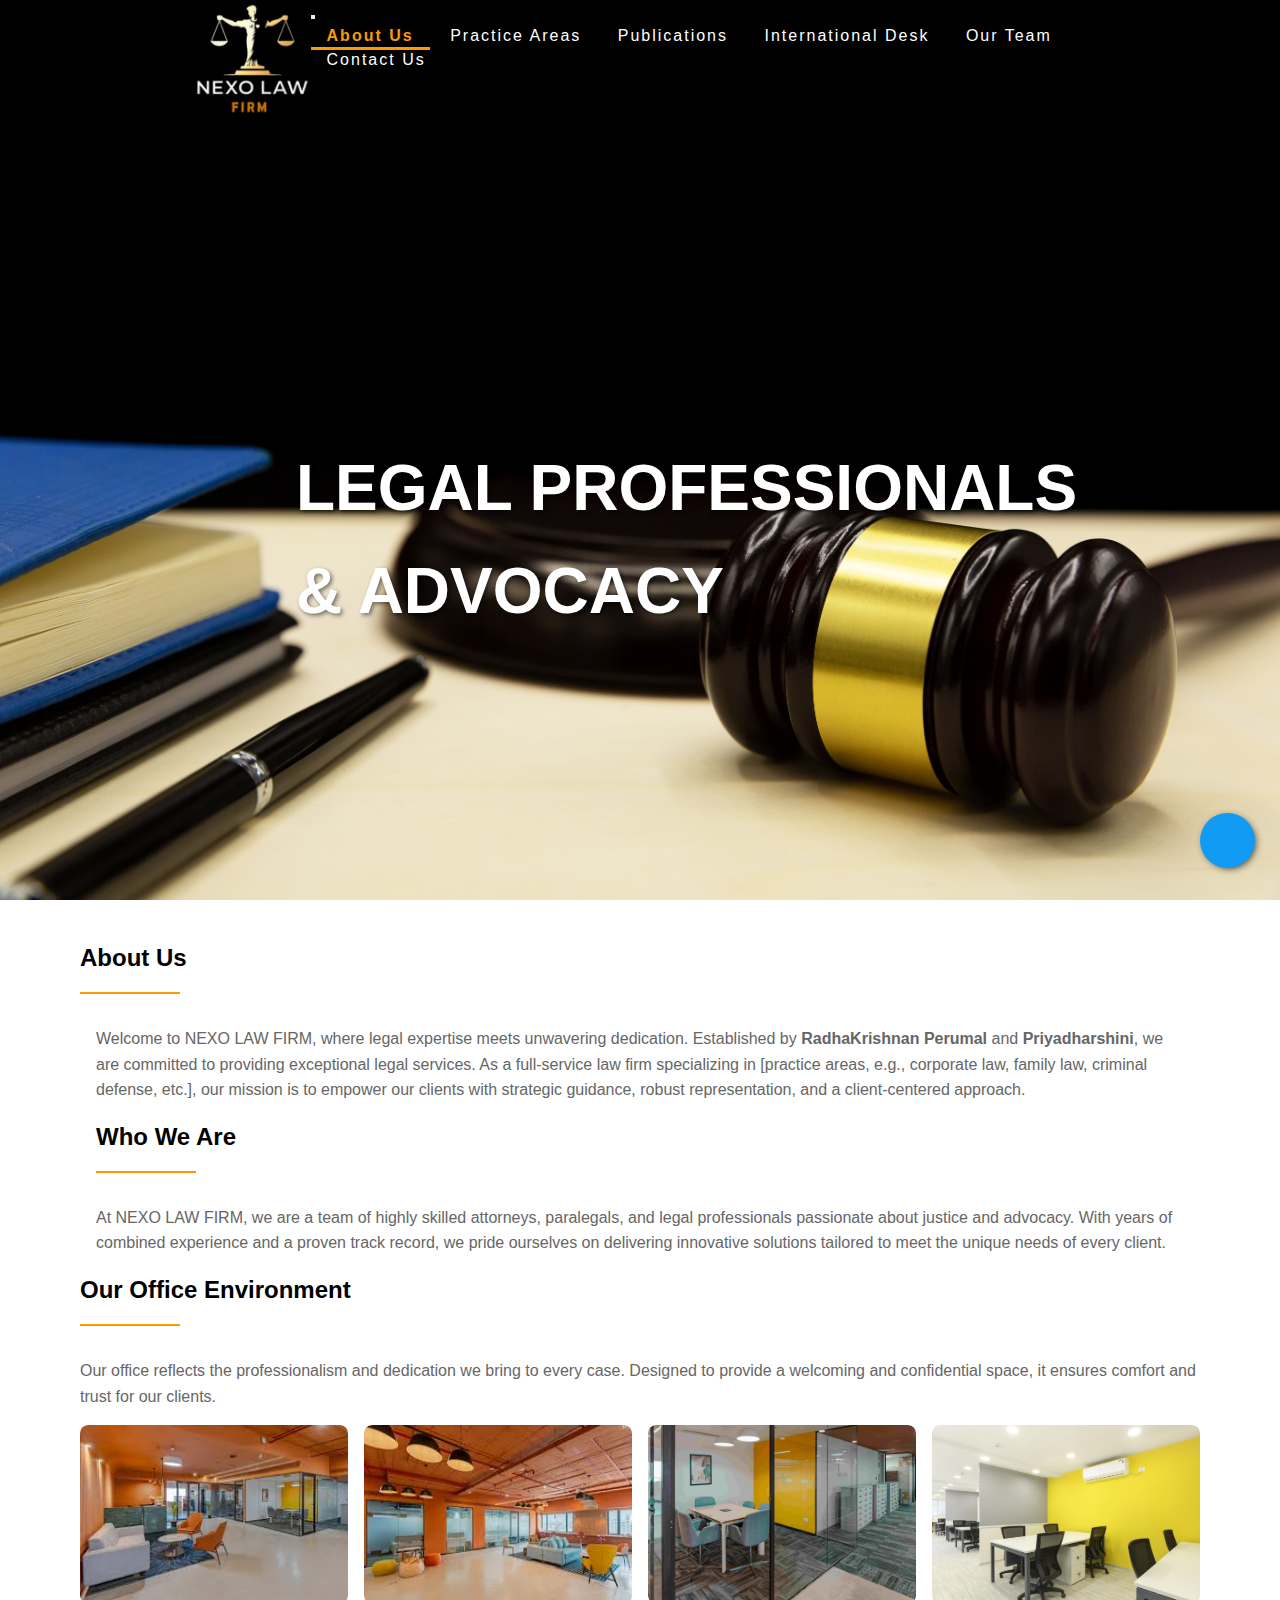
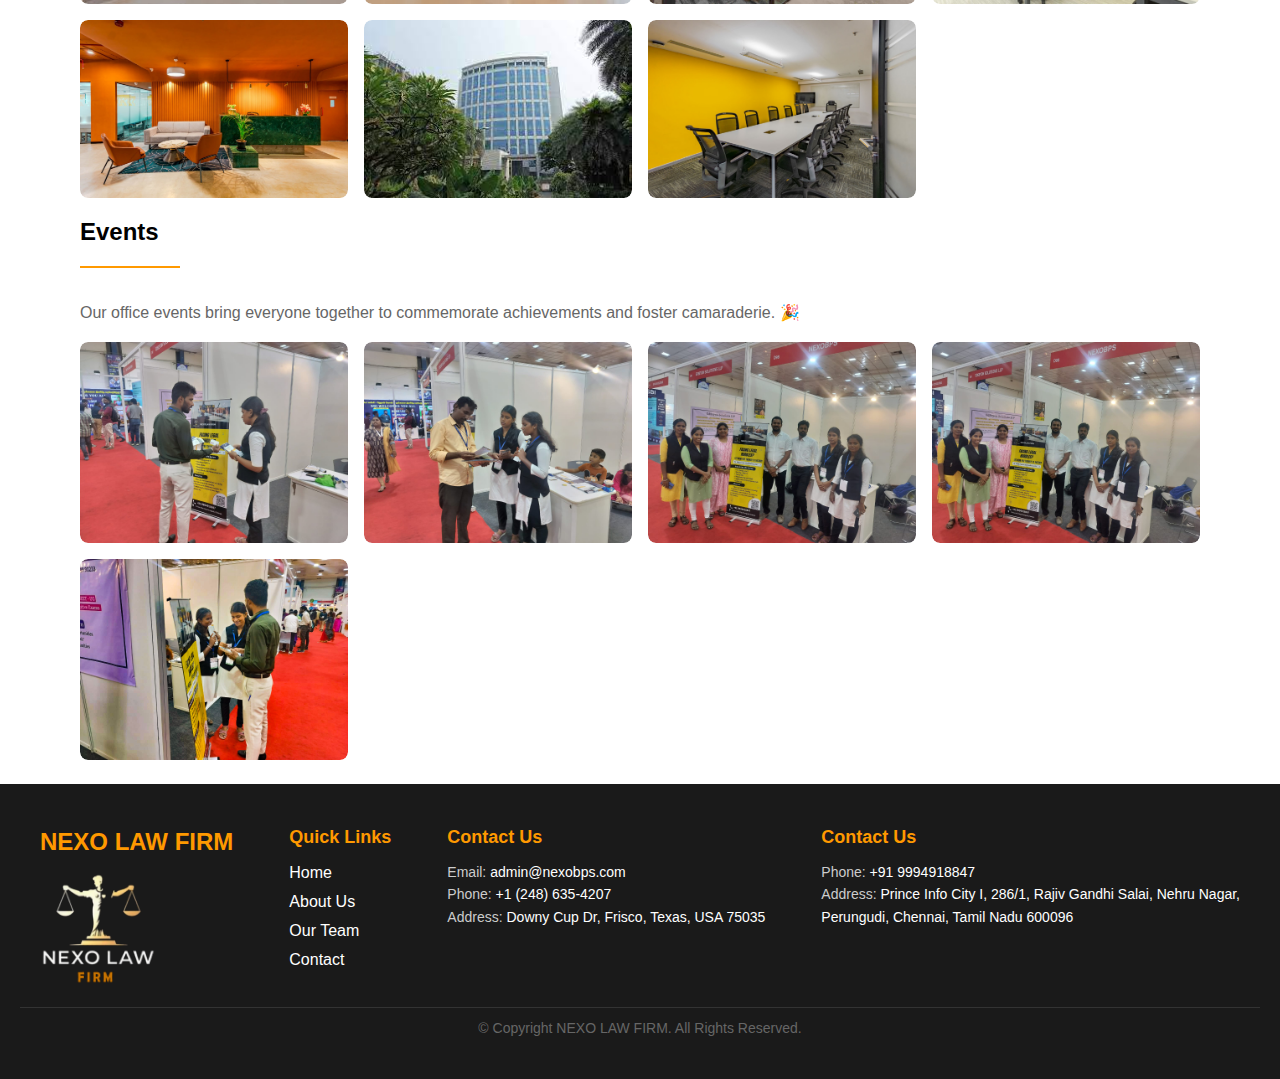
<file: About.html>
<!DOCTYPE html>
<html lang="en">

<head>
    <meta charset="UTF-8">
    <meta name="viewport" content="width=device-width, initial-scale=1.0">
    <!-- Bootstrap CSS -->
    <link href="https://cdn.jsdelivr.net/npm/bootstrap@5.0.2/dist/css/bootstrap.min.css" rel="stylesheet"
        integrity="sha384-EVSTQN3/azprG1Anm3QDgpJLIm9Nao0Yz1ztcQTwFspd3yD65VohhpuuCOmLASjC" crossorigin="anonymous">

    <!-- Bootstrap JavaScript Bundle -->
    <script src="https://cdn.jsdelivr.net/npm/bootstrap@5.0.2/dist/js/bootstrap.bundle.min.js"
        integrity="sha384-MrcW6ZMFYlzcLA8Nl+NtUVF0sA7MsXsP1UyJoMp4YLEuNSfAP+JcXn/tWtIaxVXM"
        crossorigin="anonymous"></script>

    <!-- Font Awesome CSS -->
    <link rel="stylesheet" href="https://cdnjs.cloudflare.com/ajax/libs/font-awesome/6.4.2/css/all.min.css"
        integrity="sha512-z3gLpd7yknf1YoNbCzqRKc4qyor8gaKU1qmn+CShxbuBusANI9QpRohGBreCFkKxLhei6S9CQXFEbbKuqLg0DA=="
        crossorigin="anonymous" referrerpolicy="no-referrer" />




    <!-- jQuery -->
    <script src="https://cdnjs.cloudflare.com/ajax/libs/jquery/3.3.0/jquery.min.js"
        integrity="sha512-b6lGn9+1aD2DgwZXuSY4BhhdrDURVzu7f/PASu4H1i5+CRpEalOOz/HNhgmxZTK9lObM1Q7ZG9jONPYz8klIMg=="
        crossorigin="anonymous" referrerpolicy="no-referrer"></script>
    <link rel="stylesheet" href="layout.css">
    <link rel="stylesheet" href="Style.css">
    <link rel="icon" type="image/x-icon" href="Images/Logo.png">

</head>

<body>
    <header class="mainheader Abouthome-hdr">
        <!-- <video autoplay="autoplay" loop="" muted="" playsinline="" id="bg-video" class="vd-width"><source src="img/homepage.mp4" type="video/mp4"></video> -->
        <!-- =================---Desktop----====================== -->
        <nav class="ix-nav ix-moved navbar navbar-expand-lg justify-content-center">
            <div class="container mx-4 px-5">
                <div class="logo mx-2">
                    <a class="navbar-brand" href="index.html">
                        <img src="Images/Logo.png" alt="Law Firm Logo" class="logo" style="height:13vh;">
                    </a>
                </div>
                <button class="navbar-toggler custom-toggler" type="button" data-bs-toggle="collapse"
                    data-bs-target="#navbarNav" aria-controls="navbarNav" aria-expanded="false"
                    aria-label="Toggle navigation">
                    <i class="fa-solid text-white fa-bars"></i>
                </button>

                <div class="collapse navbar-collapse" id="navbarNav">
                    <ul class="navbar-nav ms-auto">
                        <li class="nav-item active">
                            <a class="nav-link" href="About.html">About Us</a>
                        </li>
                        <li class="nav-item">
                            <a class="nav-link" href="Practice.html">Practice Areas</a>
                        </li>
                        <li class="nav-item ">
                            <a class="nav-link" href="Publications.html">Publications</a>
                        </li>
                        <li class="nav-item ">
                            <a class="nav-link" href="InternationalDesk.html">International Desk</a>
                        </li>
                        <li class="nav-item ">
                            <a class="nav-link" href="OurTeam.html">Our Team</a>
                        </li>
                        <!-- <li class="nav-item">
                            <a class="nav-link" href="Policy.html">Firm Policy</a>
                        </li> -->
                        <li class="nav-item ">
                            <a class="nav-link" href="Contact.html">Contact Us</a>
                        </li>
                    </ul>
                </div>
            </div>
        </nav>
        <div class="hero-overlay">

            <div class="hero-content">
                <h1 class="hero-title">LEGAL PROFESSIONALS</h1>
                <h2 class="hero-subtitle">& ADVOCACY</h2>
            </div>
        </div>
    </header>

    <div class="container-fluid p-0">
        <section id="about" class="section pt-5" aria-label="About Us">
            <div class="container">
                <div class="grid">
                    <div class="card" style=" box-shadow:none;border:none;">
                        <h3 class="section-title card-title">About Us</h3>
                        <div class="section-divider"></div>
                        <div class="container my-4">
                            <p class="card-text">
                                Welcome to NEXO LAW FIRM, where legal expertise meets unwavering dedication.
                                Established by <b>RadhaKrishnan Perumal</b> and <b>Priyadharshini</b>, we are committed
                                to providing
                                exceptional legal services. As a full-service law firm specializing in [practice areas,
                                e.g., corporate law, family law, criminal defense, etc.], our mission is to empower our
                                clients
                                with strategic guidance, robust representation, and a client-centered approach.
                            </p>
                            <h3 class="section-title card-title">Who We Are</h3>
                            <div class="section-divider"></div>
                            <p class="card-text">At NEXO LAW FIRM, we are a team of highly skilled attorneys,
                                paralegals, and legal professionals passionate about justice and advocacy. With years of
                                combined experience and a proven track record, we pride ourselves on delivering
                                innovative solutions tailored to meet the unique needs of every client.</p>
                        </div>
                        <div>
                            <h3 class="section-title card-title">Our Office Environment</h3>
                            <div class="section-divider"></div>
                            <p class="card-text">Our office reflects the professionalism and dedication we bring to every case. Designed to
                                 provide a welcoming and confidential space, it ensures comfort and trust for our clients.</p>
                            <div class="grid  imageGallery">
                                <div>
                                    <img src="Images/Office01.jpg" alt="Law firm team" class="OfficeEnviro">
                                </div>
                                <div>
                                    <img src="Images/Office02.jpg" alt="Law firm team" class="OfficeEnviro">
                                </div>
                                <div>
                                    <img src="Images/Office03.jpg" alt="Law firm team" class="OfficeEnviro">
                                </div>
                                <div>
                                    <img src="Images/Office04.jpg" alt="Law firm team" class="OfficeEnviro">
                                </div>
                                <div>
                                    <img src="Images/Office05.jpg" alt="Law firm team" class="OfficeEnviro">
                                </div>
                                <div>
                                    <img src="Images/Office06.jpg" alt="Law firm team" class="OfficeEnviro">
                                </div>
                                <div>
                                    <img src="Images/Office07.jpg" alt="Law firm team" class="OfficeEnviro">
                                </div>
                            </div>
                        </div>
                        <!-- <div class="AboutImg">
                        <img src="Images/AbouUS.jpg" alt="Law firm team" class="card-image">
                    </div> -->
                    <div>
                        <h3 class="section-title card-title">Events</h3>
                        <div class="section-divider"></div>
                        <p class="card-text">Our office events bring everyone together to commemorate achievements and foster camaraderie. 🎉</p>
                        <div class="grid  imageGallery">
                            <div>
                                <img src="Images/Events01.jpg" alt="Law firm team" class="OfficeEnviro">
                            </div>
                            <div>
                                <img src="Images/Events02.jpg" alt="Law firm team" class="OfficeEnviro">
                            </div>
                            <div>
                                <img src="Images/Events03.jpg" alt="Law firm team" class="OfficeEnviro">
                            </div>
                            <div>
                                <img src="Images/Events04.jpg" alt="Law firm team" class="OfficeEnviro">
                            </div>
                            <div>
                                <img src="Images/Events05.jpg" alt="Law firm team" class="OfficeEnviro">
                            </div>
                        </div>
                    </div>
                    </div>
                </div>
        </section>
        <div id="sy-whatshelp">
            <div class="sywh-services">
                <a href="#" class="messenger" data-tooltip="Livechat" data-placement="left" target="_blank">
                    <i class="fa fa-comments"></i>
                </a>
                <a href="#" class="whatsapp" data-tooltip="WhatsApp" data-placement="left" target="_blank">
                    <i class="fa-brands fa-whatsapp"></i>
                </a>
                <a href="#" class="call" data-tooltip="Call" data-placement="left">
                    <i class="fa fa-phone"></i>
                </a>
            </div>
            <a class="sywh-open-services" data-placement="left">
                <i class="fa fa-comments"></i>
                <i class="fa fa-times"></i>
            </a>
        </div>





    </div>
    <footer class="footer">
        <div class="footer-container">
            <div class="footer-logo">
                <h2>NEXO LAW FIRM</h2>
                <div class="d-flex justify-content-center">
                    <a class="navbar-brand" href="index.html">
                        <img src="Images/Logo.png" alt="Law Firm Logo" class="logo" style="height:13vh;">
                    </a>
                </div>
            </div>
            <div class="footer-links"style="text-align:left;">
                <h3>Quick Links</h3>
                <ul>
                    <li><a href="index.html">Home</a></li>
                    <li><a href="About.html">About Us</a></li>
                    <li><a href="OurTeam.html">Our Team</a></li>
                    <li><a href="">Contact</a></li>
                </ul>
            </div>
            <div class="footer-contact"style="text-align:left;">
                <h3>Contact Us</h3>
                <p>Email: <a href="mailto:krishtna.ar@gmail.com">admin@nexobps.com</a></p>
                <p>Phone: <a href="tel:+19452570200">+1 (248) 635-4207</a></p>
                <p >Address:
                    <a href="https://www.google.com/maps/place/Downy+Cup+Dr,+Frisco,+Texas,+USA+75035/" target="_blank">
                        Downy Cup Dr, Frisco, Texas, USA 75035
                    </a>
                </p>
            </div>
            <div class="footer-contact"style="text-align:left;">                                            
                <h3>Contact Us</h3>
                <p>Phone: <a href="tel:+19452570200">+91 9994918847</a></p>
                <p>Address:
                    <a href="https://www.google.com/maps/place/Regus+-+Chennai,+Prince+Infocity+I/@12.9684625,80.2465307,14z/data=!3m1!5s0x3a525d6caeb713df:0x4f6f1d9487b57936!4m15!1m8!3m7!1s0x3a525d6cbd0d15c1:0x1491a0def9d7b61a!2sPrince+Info+City+I,+286%2F1,+Rajiv+Gandhi+Salai,+Nehru+Nagar,+Perungudi,+Chennai,+Tamil+Nadu+600096!3b1!8m2!3d12.9687355!4d80.2479013!16s%2Fg%2F11n6sq56fw!3m5!1s0x3a525d6b25014c2d:0x60b2a36838a08aba!8m2!3d12.9687!4d80.2481!16s%2Fg%2F11b6hq2ryg?entry=ttu&g_ep=EgoyMDI1MDExNS4wIKXMDSoASAFQAw%3D%3D" target="_blank">
                        Prince Info City I, 286/1, Rajiv Gandhi Salai, Nehru Nagar,<br>
                        Perungudi, Chennai, Tamil Nadu 600096
                    </a>
                </p>
            </div>
        </div>
        <div class="footer-bottom">
            <p>© Copyright <span id="currentYear"></span> NEXO LAW FIRM. All Rights Reserved.</p>
        </div>
    </footer>

    <script src="script.js"></script>

</body>

</html>
</file>
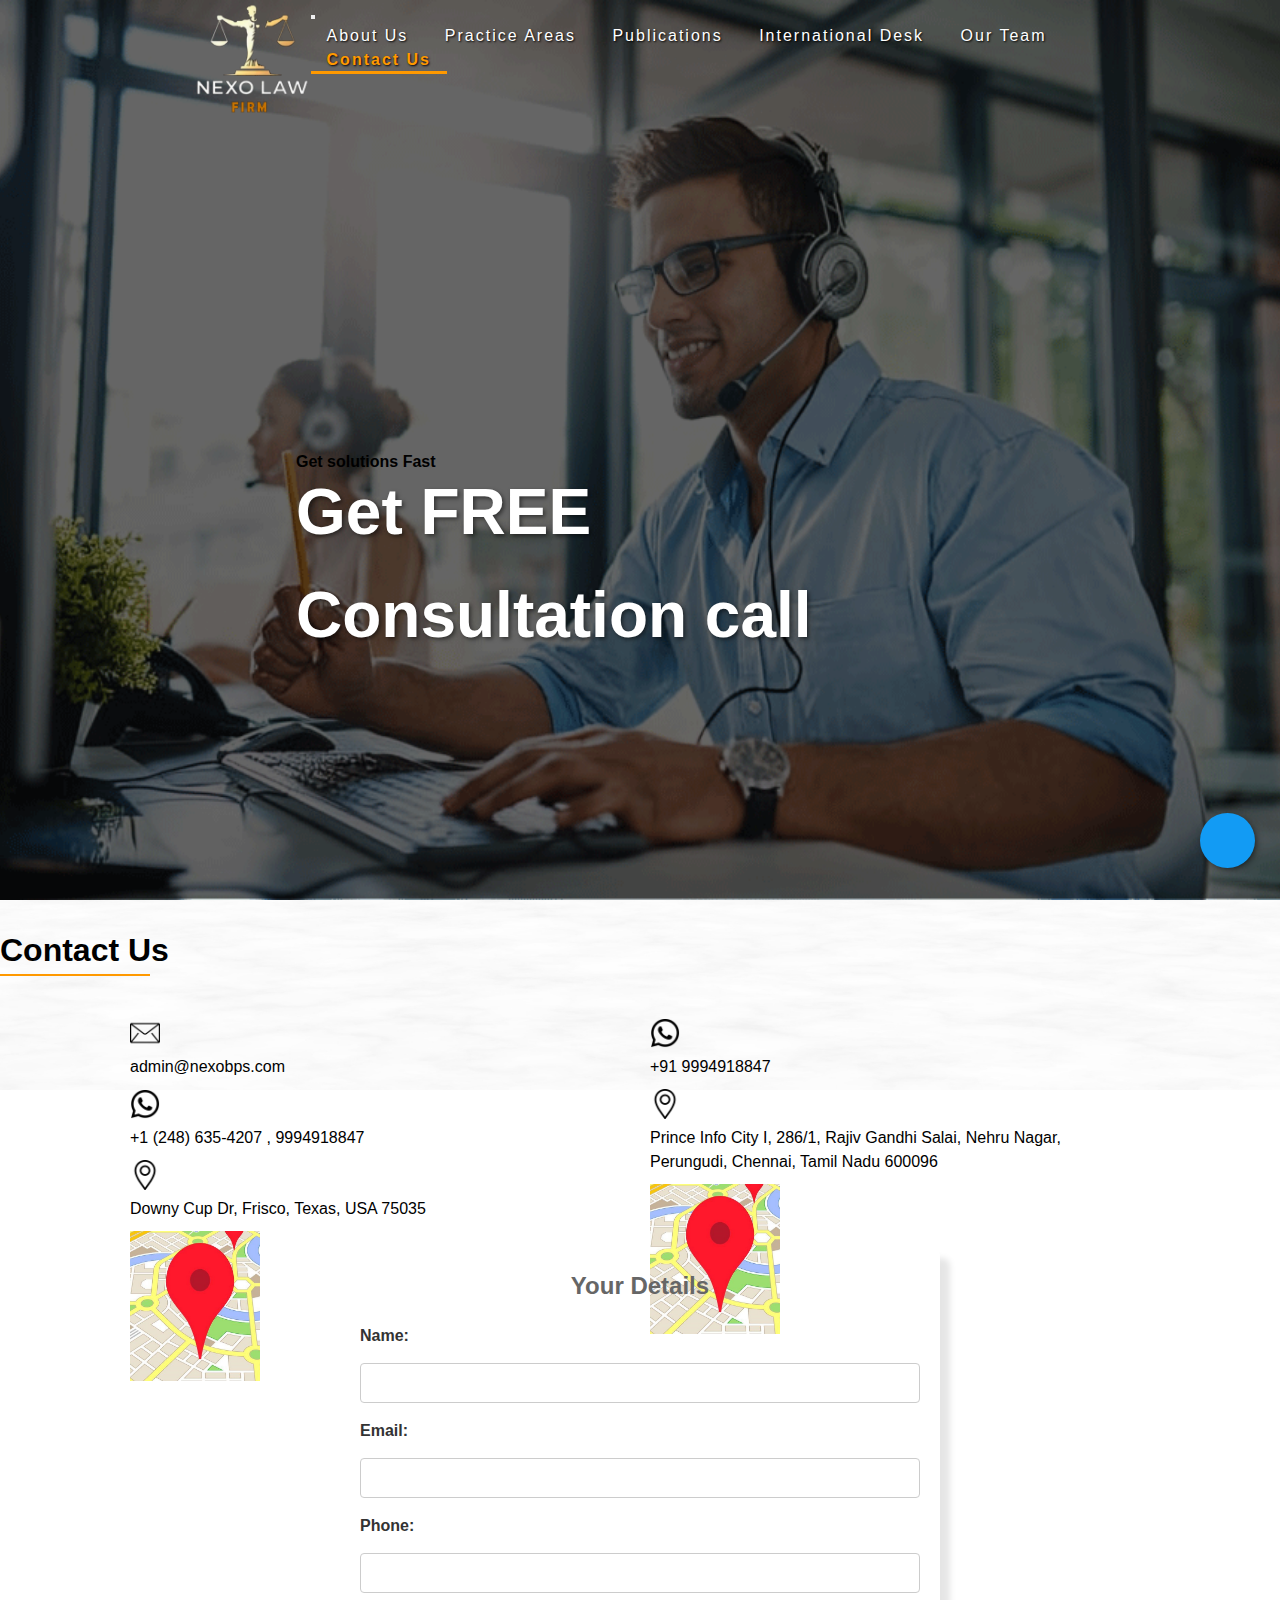
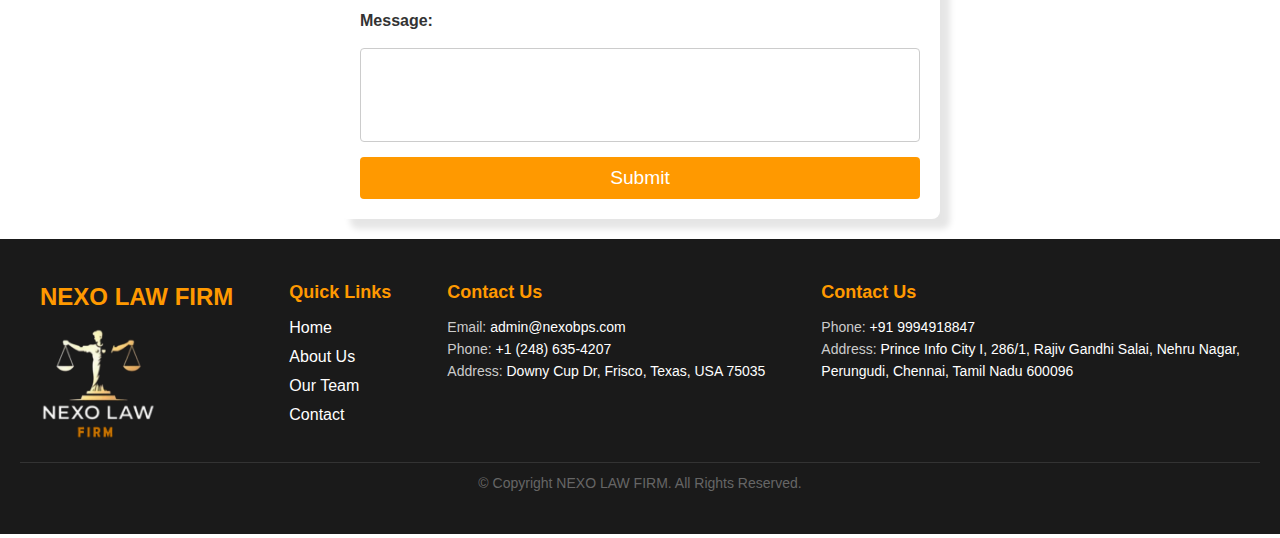
<file: Contact.html>
<!DOCTYPE html>
<html lang="en">

<head>
    <meta charset="UTF-8">
    <meta name="viewport" content="width=device-width, initial-scale=1.0">
    <!-- Bootstrap CSS -->
    <link href="https://cdn.jsdelivr.net/npm/bootstrap@5.0.2/dist/css/bootstrap.min.css" rel="stylesheet"
        integrity="sha384-EVSTQN3/azprG1Anm3QDgpJLIm9Nao0Yz1ztcQTwFspd3yD65VohhpuuCOmLASjC" crossorigin="anonymous">

    <!-- Bootstrap JavaScript Bundle -->
    <script src="https://cdn.jsdelivr.net/npm/bootstrap@5.0.2/dist/js/bootstrap.bundle.min.js"
        integrity="sha384-MrcW6ZMFYlzcLA8Nl+NtUVF0sA7MsXsP1UyJoMp4YLEuNSfAP+JcXn/tWtIaxVXM"
        crossorigin="anonymous"></script>

    <!-- Font Awesome CSS -->
    <link rel="stylesheet" href="https://cdnjs.cloudflare.com/ajax/libs/font-awesome/6.4.2/css/all.min.css"
        integrity="sha512-z3gLpd7yknf1YoNbCzqRKc4qyor8gaKU1qmn+CShxbuBusANI9QpRohGBreCFkKxLhei6S9CQXFEbbKuqLg0DA=="
        crossorigin="anonymous" referrerpolicy="no-referrer" />




    <!-- jQuery -->
    <script src="https://cdnjs.cloudflare.com/ajax/libs/jquery/3.3.0/jquery.min.js"
        integrity="sha512-b6lGn9+1aD2DgwZXuSY4BhhdrDURVzu7f/PASu4H1i5+CRpEalOOz/HNhgmxZTK9lObM1Q7ZG9jONPYz8klIMg=="
        crossorigin="anonymous" referrerpolicy="no-referrer"></script>
    <link rel="stylesheet" href="layout.css">
    <link rel="stylesheet" href="Style.css">
    <link rel="icon" type="image/x-icon" href="Images/Logo.png">
</head>

<body>
    <header class=" mainheader Appointment-hdr">
        <!-- <video autoplay="autoplay" loop="" muted="" playsinline="" id="bg-video" class="vd-width"><source src="img/homepage.mp4" type="video/mp4"></video> -->
        <!-- =================---Desktop----====================== -->
        <nav class="ix-nav ix-moved navbar navbar-expand-lg justify-content-center">
            <div class="container mx-4 px-5">
                <div class="logo mx-2">
                    <a class="navbar-brand" href="index.html">
                        <img src="Images/Logo.png" alt="Law Firm Logo" class="logo" style="height:13vh;">
                    </a>
                </div>
                <button class="navbar-toggler custom-toggler" type="button" data-bs-toggle="collapse"
                    data-bs-target="#navbarNav" aria-controls="navbarNav" aria-expanded="false"
                    aria-label="Toggle navigation">
                    <i class="fa-solid text-white fa-bars"></i>
                </button>

                <div class="collapse navbar-collapse" id="navbarNav">
                    <ul class="navbar-nav ms-auto">
                        <li class="nav-item ">
                            <a class="nav-link" href="About.html">About Us</a>
                        </li>
                        <li class="nav-item">
                            <a class="nav-link" href="Practice.html">Practice Areas</a>
                        </li>
                        <li class="nav-item ">
                            <a class="nav-link" href="Publications.html">Publications</a>
                        </li>
                        <li class="nav-item ">
                            <a class="nav-link" href="InternationalDesk.html">International Desk</a>
                        </li>
                        <li class="nav-item ">
                            <a class="nav-link" href="OurTeam.html">Our Team</a>
                        </li>
                        <!-- <li class="nav-item">
                            <a class="nav-link" href="Policy.html">Firm Policy</a>
                        </li> -->
                        <li class="nav-item active">
                            <a class="nav-link" href="Contact.html">Contact Us</a>
                        </li>
                    </ul>
                </div>
            </div>
        </nav>
        <div class="hero-overlay">

            <div class="hero-content">
                <h4 class="text-light">Get solutions Fast</h4>
                <h1 class="hero-title">Get FREE </h1>
                <h2 class="hero-subtitle">Consultation call</h2>
            </div>
        </div>
    </header>

    <div class="container-fluid px-0 contact-container" id="FormDetails">
        <div class="text-center m-3">
            <h1 class="m-0">Contact Us</h1>
            <div class="d-flex justify-content-center ">
                <div class=" m-2 mt-0 section-divider" style="width: 150px;"></div>
            </div>
        </div>

        <div class="AddresContainer row">
            <div class="col-sm-6 text-left mx-3 border border-1 p-3 rounded-3 address-box"
                style="width:500px;height:200px;">
                <div class="d-flex">
                    <div class="col-8">
                        <div class="d-flex gap-3 contactinformation">
                            <img src="Images/mail.png" alt="" style="height:30px;width:30px;">
                            <p>admin@nexobps.com</p>
                        </div>
                        <div class="d-flex gap-3 contactinformation">
                            <img src="Images/whatsapp.png" alt="" style="height:30px;width:30px;">
                            <p>+1 (248) 635-4207 , 9994918847</p>
                        </div>
                        <div class="d-flex gap-3 contactinformation">
                            <img src="Images/location.png" alt="" style="height:30px;width:30px;">
                            <p>
                                <a href="https://www.google.com/maps/place/Downy+Cup+Dr,+Frisco,+Texas,+USA+75035/"
                                    target="_blank" class="addressHover">
                                    Downy Cup Dr, Frisco, Texas, USA 75035
                                </a>
                            </p>
                        </div>
                    </div>
                    <div class="col-4">
                        <a href="https://www.google.com/maps/place/Downy+Cup+Dr,+Frisco,+Texas,+USA+75035/"
                            target="_blank" class="addressHover">
                            <img src="Images/GoogleMap.jpg" alt="" style="height: 150px;width: 130px;">
                        </a>

                    </div>
                </div>



            </div>
            <div class="col-6 col-sm-6 d-flex justify-content-between align-items-center mx-3 border border-1 p-3 rounded-3 address-box"
                style="width:500px;height:200px;">
                <div class="d-flex">
                    <div class="col-8">
                        <div class="d-flex gap-3 contactinformation">
                            <img src="Images/whatsapp.png" alt="" style="height:30px;width:30px;">
                            <p>+91 9994918847</p>
                        </div>
                        <div class="d-flex gap-3 contactinformation">
                            <img src="Images/location.png" alt="" style="height:30px;width:30px;">
                            <p>
                                <a class="addressHover" target="_blank"
                                    href="https://www.google.com/maps/place/Regus+-+Chennai,+Prince+Infocity+I/@12.9684625,80.2465307,14z/data=!3m1!5s0x3a525d6caeb713df:0x4f6f1d9487b57936!4m15!1m8!3m7!1s0x3a525d6cbd0d15c1:0x1491a0def9d7b61a!2sPrince+Info+City+I,+286%2F1,+Rajiv+Gandhi+Salai,+Nehru+Nagar,+Perungudi,+Chennai,+Tamil+Nadu+600096!3b1!8m2!3d12.9687355!4d80.2479013!16s%2Fg%2F11n6sq56fw!3m5!1s0x3a525d6b25014c2d:0x60b2a36838a08aba!8m2!3d12.9687!4d80.2481!16s%2Fg%2F11b6hq2ryg?entry=ttu&g_ep=EgoyMDI1MDExNS4wIKXMDSoASAFQAw%3D%3D">
                                    Prince Info City I, 286/1, Rajiv Gandhi Salai, Nehru Nagar,<br> Perungudi, Chennai,
                                    Tamil Nadu 600096
                                </a>
                            </p>
                        </div>

                    </div>
                    <div class="col-4">
                        <a href="https://www.google.com/maps/place/Regus+-+Chennai,+Prince+Infocity+I/@12.9684625,80.2465307,14z/data=!3m1!5s0x3a525d6caeb713df:0x4f6f1d9487b57936!4m15!1m8!3m7!1s0x3a525d6cbd0d15c1:0x1491a0def9d7b61a!2sPrince+Info+City+I,+286%2F1,+Rajiv+Gandhi+Salai,+Nehru+Nagar,+Perungudi,+Chennai,+Tamil+Nadu+600096!3b1!8m2!3d12.9687355!4d80.2479013!16s%2Fg%2F11n6sq56fw!3m5!1s0x3a525d6b25014c2d:0x60b2a36838a08aba!8m2!3d12.9687!4d80.2481!16s%2Fg%2F11b6hq2ryg?entry=ttu&g_ep=EgoyMDI1MDExNS4wIKXMDSoASAFQAw%3D%3D"
                            target="_blank" class="addressHover">
                            <img src="Images/GoogleMap.jpg" alt="" style="height: 150px;width: 130px;">
                        </a>

                    </div>
                </div>


            </div>

        </div>



        <!-- Contact form -->
        <section class="contact-form">
            <div class="form-container">

                <h4 class="text-center">Your Details</h4>
                <form action="#" method="POST">
                    <div class="FormInputs">
                        <label for="name">Name: </label>
                        <input type="text" id="name" name="name" required>
                    </div>


                    <label for="email">Email: </label>
                    <input type="email" id="email" name="email" required>

                    <label for="phone">Phone: </label>
                    <input type="tel" id="phone" name="phone">

                    <label for="message">Message: </label>
                    <textarea id="message" name="message" rows="4" required></textarea>

                    <button type="submit" class="Contact-submit-button">Submit</button>
                </form>
            </div>
        </section>
        <div id="sy-whatshelp">
            <div class="sywh-services">
                <a href="#" class="messenger" data-tooltip="Livechat" data-placement="left" target="_blank">
                    <i class="fa fa-comments"></i>
                </a>
                <a href="#" class="whatsapp" data-tooltip="WhatsApp" data-placement="left" target="_blank">
                    <i class="fa-brands fa-whatsapp"></i>
                </a>
                <a href="#" class="call" data-tooltip="Call" data-placement="left">
                    <i class="fa fa-phone"></i>
                </a>
            </div>
            <a class="sywh-open-services" data-placement="left">
                <i class="fa fa-comments"></i>
                <i class="fa fa-times"></i>
            </a>
        </div>








    </div>
    <footer class="footer">
        <div class="footer-container">
            <div class="footer-logo">
                <h2>NEXO LAW FIRM</h2>
                <div class="d-flex justify-content-center">
                    <a class="navbar-brand" href="index.html">
                        <img src="Images/Logo.png" alt="Law Firm Logo" class="logo" style="height:13vh;">
                    </a>
                </div>
            </div>
            <div class="footer-links"style="text-align:left;">
                <h3>Quick Links</h3>
                <ul>
                    <li><a href="index.html">Home</a></li>
                    <li><a href="About.html">About Us</a></li>
                    <li><a href="OurTeam.html">Our Team</a></li>
                    <li><a href="">Contact</a></li>
                </ul>
            </div>
            <div class="footer-contact"style="text-align:left;">
                <h3>Contact Us</h3>
                <p>Email: <a href="mailto:krishtna.ar@gmail.com">admin@nexobps.com</a></p>
                <p>Phone: <a href="tel:+19452570200">+1 (248) 635-4207</a></p>
                <p >Address:
                    <a href="https://www.google.com/maps/place/Downy+Cup+Dr,+Frisco,+Texas,+USA+75035/" target="_blank">
                        Downy Cup Dr, Frisco, Texas, USA 75035
                    </a>
                </p>
            </div>
            <div class="footer-contact"style="text-align:left;">                                            
                <h3>Contact Us</h3>
                <p>Phone: <a href="tel:+19452570200">+91 9994918847</a></p>
                <p>Address:
                    <a href="https://www.google.com/maps/place/Regus+-+Chennai,+Prince+Infocity+I/@12.9684625,80.2465307,14z/data=!3m1!5s0x3a525d6caeb713df:0x4f6f1d9487b57936!4m15!1m8!3m7!1s0x3a525d6cbd0d15c1:0x1491a0def9d7b61a!2sPrince+Info+City+I,+286%2F1,+Rajiv+Gandhi+Salai,+Nehru+Nagar,+Perungudi,+Chennai,+Tamil+Nadu+600096!3b1!8m2!3d12.9687355!4d80.2479013!16s%2Fg%2F11n6sq56fw!3m5!1s0x3a525d6b25014c2d:0x60b2a36838a08aba!8m2!3d12.9687!4d80.2481!16s%2Fg%2F11b6hq2ryg?entry=ttu&g_ep=EgoyMDI1MDExNS4wIKXMDSoASAFQAw%3D%3D" target="_blank">
                        Prince Info City I, 286/1, Rajiv Gandhi Salai, Nehru Nagar,<br>
                        Perungudi, Chennai, Tamil Nadu 600096
                    </a>
                </p>
            </div>
        </div>
        <div class="footer-bottom">
            <p>© Copyright <span id="currentYear"></span> NEXO LAW FIRM. All Rights Reserved.</p>
        </div>
    </footer>

    <script src="script.js"></script>

</body>

</html>
</file>
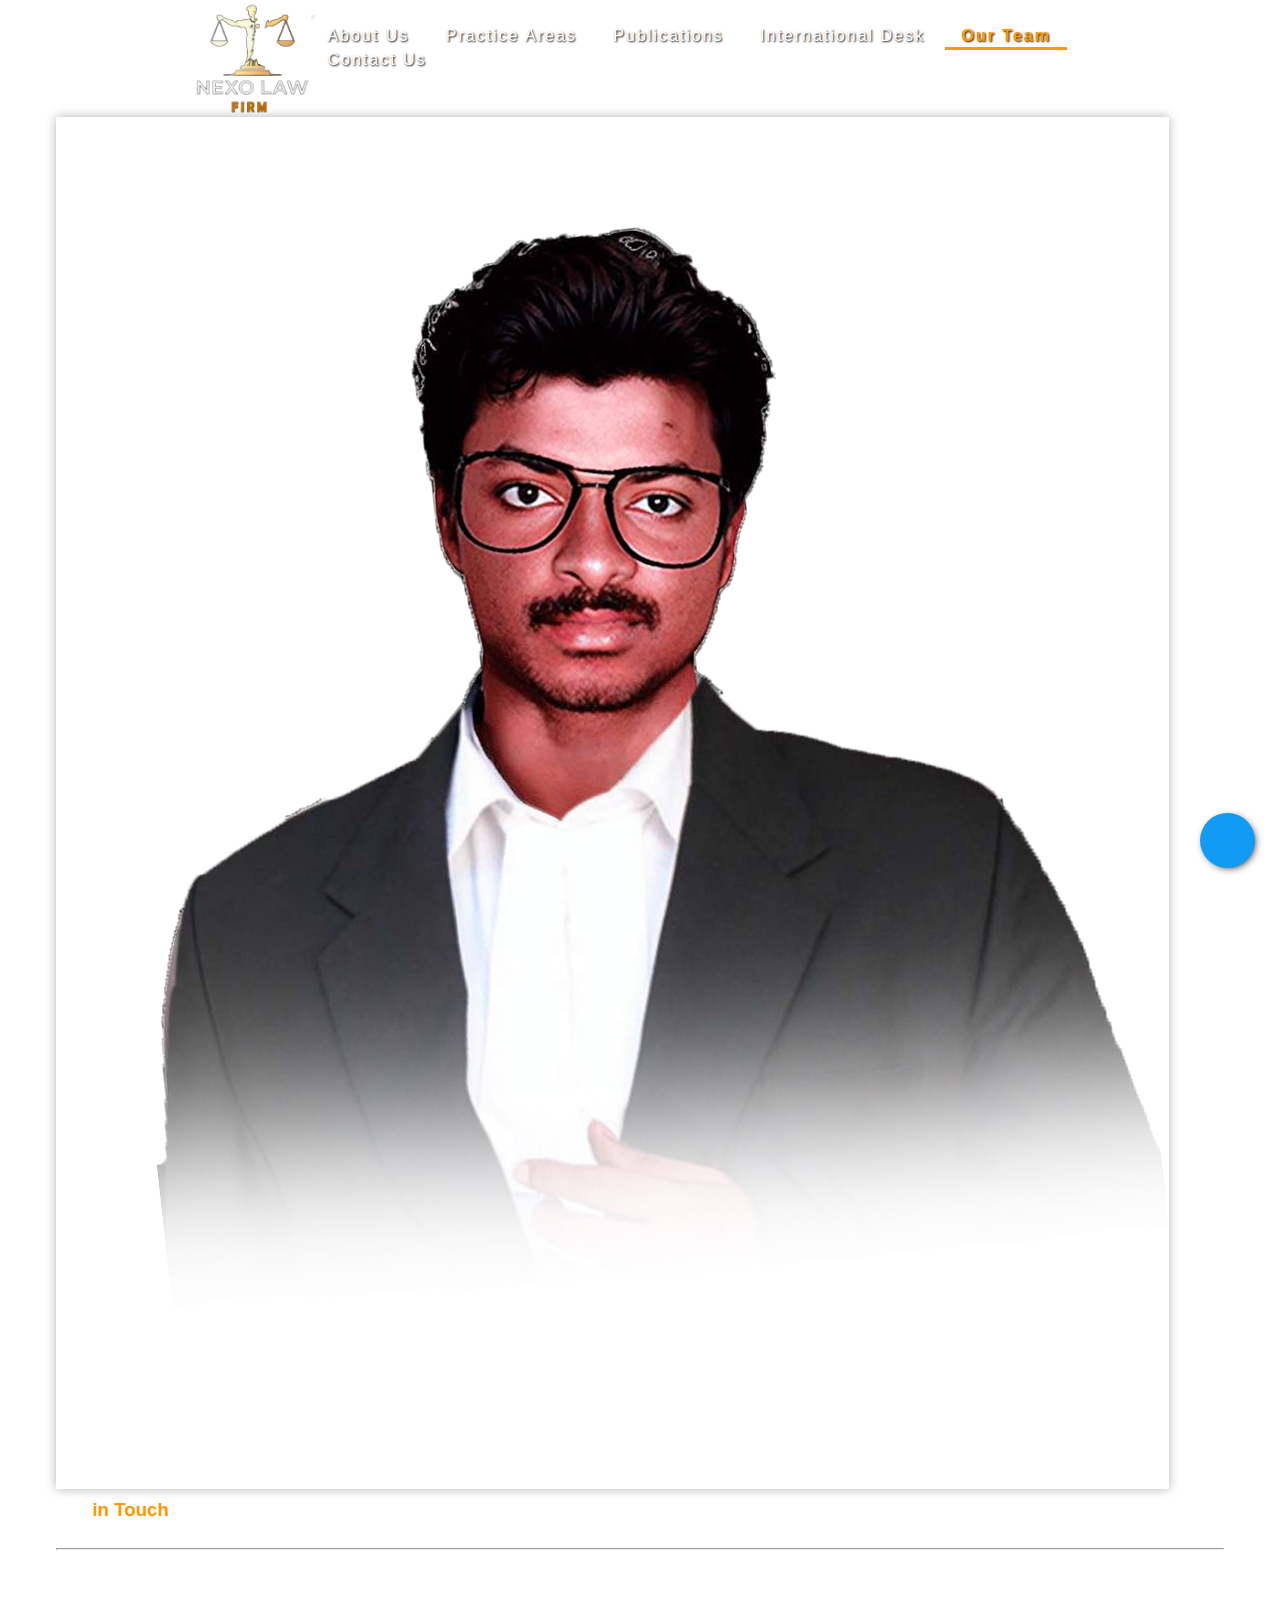
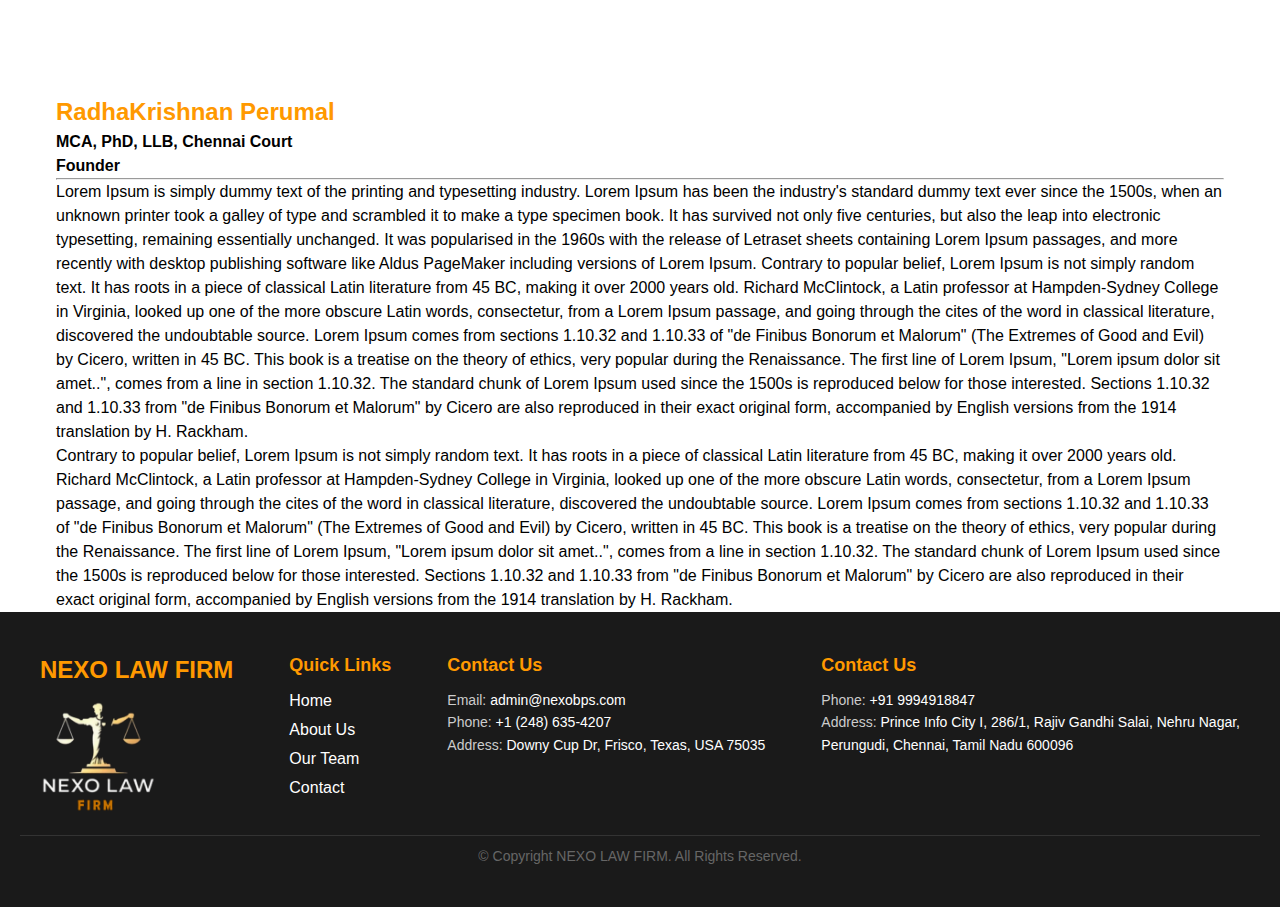
<file: member1.html>
<!DOCTYPE html>
<html lang="en">

<head>
    <meta charset="UTF-8">
    <meta name="viewport" content="width=device-width, initial-scale=1.0">
    <!-- Bootstrap CSS -->
    <link href="https://cdn.jsdelivr.net/npm/bootstrap@5.0.2/dist/css/bootstrap.min.css" rel="stylesheet"
        integrity="sha384-EVSTQN3/azprG1Anm3QDgpJLIm9Nao0Yz1ztcQTwFspd3yD65VohhpuuCOmLASjC" crossorigin="anonymous">

    <!-- Bootstrap JavaScript Bundle -->
    <script src="https://cdn.jsdelivr.net/npm/bootstrap@5.0.2/dist/js/bootstrap.bundle.min.js"
        integrity="sha384-MrcW6ZMFYlzcLA8Nl+NtUVF0sA7MsXsP1UyJoMp4YLEuNSfAP+JcXn/tWtIaxVXM"
        crossorigin="anonymous"></script>

    <!-- Font Awesome CSS -->
    <link rel="stylesheet" href="https://cdnjs.cloudflare.com/ajax/libs/font-awesome/6.4.2/css/all.min.css"
        integrity="sha512-z3gLpd7yknf1YoNbCzqRKc4qyor8gaKU1qmn+CShxbuBusANI9QpRohGBreCFkKxLhei6S9CQXFEbbKuqLg0DA=="
        crossorigin="anonymous" referrerpolicy="no-referrer" />




    <!-- jQuery -->
    <script src="https://cdnjs.cloudflare.com/ajax/libs/jquery/3.3.0/jquery.min.js"
        integrity="sha512-b6lGn9+1aD2DgwZXuSY4BhhdrDURVzu7f/PASu4H1i5+CRpEalOOz/HNhgmxZTK9lObM1Q7ZG9jONPYz8klIMg=="
        crossorigin="anonymous" referrerpolicy="no-referrer"></script>
    <link rel="stylesheet" href="layout.css">
    <link rel="stylesheet" href="Style.css">
    <link rel="icon" type="image/x-icon" href="Images/Logo.png">

</head>

<body>
    <header class="">
        <nav class="ix-nav ix-moved navbar bg-dark navbar-expand-lg justify-content-center">
            <div class="container mx-4 px-5">
                <div class="logo mx-2">
                    <a class="navbar-brand" href="index.html">
                        <img src="Images/Logo.png" alt="Law Firm Logo" class="logo" style="height:13vh;">
                    </a>
                </div>
                <button class="navbar-toggler custom-toggler" type="button" data-bs-toggle="collapse"
                    data-bs-target="#navbarNav" aria-controls="navbarNav" aria-expanded="false"
                    aria-label="Toggle navigation">
                    <i class="fa-solid text-white fa-bars"></i>
                </button>

                <div class="collapse navbar-collapse" id="navbarNav">
                    <ul class="navbar-nav ms-auto">
                        <li class="nav-item">
                            <a class="nav-link" href="About.html">About Us</a>
                        </li>
                        <li class="nav-item">
                            <a class="nav-link" href="Practice.html">Practice Areas</a>
                        </li>
                        <li class="nav-item ">
                            <a class="nav-link" href="Publications.html">Publications</a>
                        </li>
                        <li class="nav-item ">
                            <a class="nav-link" href="InternationalDesk.html">International Desk</a>
                        </li>
                        <li class="nav-item active">
                            <a class="nav-link" href="OurTeam.html">Our Team</a>
                        </li>
                        <!-- <li class="nav-item">
                            <a class="nav-link" href="Policy.html">Firm Policy</a>
                        </li> -->
                        <li class="nav-item ">
                            <a class="nav-link" href="Contact.html">Contact Us</a>
                        </li>
                    </ul>
                </div>
            </div>
        </nav>
    </header>

    <div class="container-fluid p-0">
        <section class="section about-section p-5" id="about">
            <div class="container bootdey">
                <div class="wrap row clearfix">
                    <!--Avatar -->
                    <div class="col-sm-4 col-xs-12 ">
                        <div class="avatar col-12 ">
                            <div class="d-flex justify-content-center">
                                <img src="Images/sirAdvocate.jpg" alt="" />
                            </div>
                        </div>
                        <div class="avatar contact-detail col-12 mt-4">
                            <div class="img-thumbnail bg-dark p-3">
                                <h3>Get <span class="head-text">in Touch</span></h3>
                                <p>Please feel free to contact us. We will get back to you with 1-2 business days. </p>
                                <hr>
                                <div class=" mb-4">
                                    <i class="fa-solid fa-phone me-3"></i><a class="mob-num"
                                        href="tel:+919876543210">+91 9876543210</a>
                                </div>
                                <div class=" mb-4">
                                    <i class="fa-solid fa-envelope me-3"></i><a class="mail"
                                        href="mailto:info@gmail.com">info@gmail.com</a>
                                </div>
                                <div class=" mb-4">
                                    <i class="fa-brands fa-linkedin me-3"></i><a class="mail"
                                        href="mailto:info@gmail.com">info@linkedin.com</a>
                                </div>
                                <div class="d-flex mb-4">
                                    <i class="fa-solid fa-location-dot me-3"></i>
                                    <address>
                                        <a href="https://www.google.com/maps/place/Downy+Cup+Dr,+Frisco,+1st+Floor,+TX+75035"
                                            target="_blank" class="us-address">
                                            DALLAS,<br>
                                            Texas,<br>
                                            75035.
                                        </a>
                                    </address>
                                </div>
                            </div>
                        </div>
                    </div>
                    <!-- End Avatar -->
                    <div class="col-sm-8 col-xs-12">
                        <div class="col-xs-12 content">
                            <h2 class="member-name">RadhaKrishnan Perumal</h2>
                            <h4 class="text-secondary">MCA, PhD, LLB, Chennai Court</h4>
                            <h4 class="text-secondary">Founder</h4>
                            <hr>
                            <p>
                                Lorem Ipsum is simply dummy text of the printing and typesetting industry. Lorem Ipsum
                                has been the industry's standard dummy text ever since the 1500s, when an unknown
                                printer took a galley of type and scrambled it to make a type specimen book. It has
                                survived not only five centuries, but also the leap into electronic typesetting,
                                remaining essentially unchanged. It was popularised in the 1960s with the release of
                                Letraset sheets containing Lorem Ipsum passages, and more recently with desktop
                                publishing software like Aldus PageMaker including versions of Lorem Ipsum.
                                Contrary to popular belief, Lorem Ipsum is not simply random text. It has roots in a
                                piece of classical Latin literature from 45 BC, making it over 2000 years old. Richard
                                McClintock, a Latin professor at Hampden-Sydney College in Virginia, looked up one of
                                the more obscure Latin words, consectetur, from a Lorem Ipsum passage, and going through
                                the cites of the word in classical literature, discovered the undoubtable source. Lorem
                                Ipsum comes from sections 1.10.32 and 1.10.33 of "de Finibus Bonorum et Malorum" (The
                                Extremes of Good and Evil) by Cicero, written in 45 BC. This book is a treatise on the
                                theory of ethics, very popular during the Renaissance. The first line of Lorem Ipsum,
                                "Lorem ipsum dolor sit amet..", comes from a line in section 1.10.32.

                                The standard chunk of Lorem Ipsum used since the 1500s is reproduced below for those
                                interested. Sections 1.10.32 and 1.10.33 from "de Finibus Bonorum et Malorum" by Cicero
                                are also reproduced in their exact original form, accompanied by English versions from
                                the 1914 translation by H. Rackham.
                            </p>
                            <p>
                                Contrary to popular belief, Lorem Ipsum is not simply random text. It has roots in a
                                piece of classical Latin literature from 45 BC, making it over 2000 years old. Richard
                                McClintock, a Latin professor at Hampden-Sydney College in Virginia, looked up one of
                                the more obscure Latin words, consectetur, from a Lorem Ipsum passage, and going through
                                the cites of the word in classical literature, discovered the undoubtable source. Lorem
                                Ipsum comes from sections 1.10.32 and 1.10.33 of "de Finibus Bonorum et Malorum" (The
                                Extremes of Good and Evil) by Cicero, written in 45 BC. This book is a treatise on the
                                theory of ethics, very popular during the Renaissance. The first line of Lorem Ipsum,
                                "Lorem ipsum dolor sit amet..", comes from a line in section 1.10.32.

                                The standard chunk of Lorem Ipsum used since the 1500s is reproduced below for those
                                interested. Sections 1.10.32 and 1.10.33 from "de Finibus Bonorum et Malorum" by Cicero
                                are also reproduced in their exact original form, accompanied by English versions from
                                the 1914 translation by H. Rackham.
                            </p>
                        </div>
                    </div>
                </div>
            </div>
        </section>
        <div id="sy-whatshelp">
            <div class="sywh-services">
                <a href="#" class="messenger" data-tooltip="Livechat" data-placement="left" target="_blank">
                    <i class="fa fa-comments"></i>
                </a>
                <a href="#" class="whatsapp" data-tooltip="WhatsApp" data-placement="left" target="_blank">
                    <i class="fa-brands fa-whatsapp"></i>
                </a>
                <a href="#" class="call" data-tooltip="Call" data-placement="left">
                    <i class="fa fa-phone"></i>
                </a>
            </div>
            <a class="sywh-open-services" data-placement="left">
                <i class="fa fa-comments"></i>
                <i class="fa fa-times"></i>
            </a>
        </div>





    </div>
    <footer class="footer">
        <div class="footer-container">
            <div class="footer-logo">
                <h2>NEXO LAW FIRM</h2>
                <div class="d-flex justify-content-center">
                    <a class="navbar-brand" href="index.html">
                        <img src="Images/Logo.png" alt="Law Firm Logo" class="logo" style="height:13vh;">
                    </a>
                </div>
            </div>
            <div class="footer-links"style="text-align:left;">
                <h3>Quick Links</h3>
                <ul>
                    <li><a href="index.html">Home</a></li>
                    <li><a href="About.html">About Us</a></li>
                    <li><a href="OurTeam.html">Our Team</a></li>
                    <li><a href="">Contact</a></li>
                </ul>
            </div>
            <div class="footer-contact"style="text-align:left;">
                <h3>Contact Us</h3>
                <p>Email: <a href="mailto:krishtna.ar@gmail.com">admin@nexobps.com</a></p>
                <p>Phone: <a href="tel:+19452570200">+1 (248) 635-4207</a></p>
                <p >Address:
                    <a href="https://www.google.com/maps/place/Downy+Cup+Dr,+Frisco,+Texas,+USA+75035/" target="_blank">
                        Downy Cup Dr, Frisco, Texas, USA 75035
                    </a>
                </p>
            </div>
            <div class="footer-contact"style="text-align:left;">                                            
                <h3>Contact Us</h3>
                <p>Phone: <a href="tel:+19452570200">+91 9994918847</a></p>
                <p>Address:
                    <a href="https://www.google.com/maps/place/Regus+-+Chennai,+Prince+Infocity+I/@12.9684625,80.2465307,14z/data=!3m1!5s0x3a525d6caeb713df:0x4f6f1d9487b57936!4m15!1m8!3m7!1s0x3a525d6cbd0d15c1:0x1491a0def9d7b61a!2sPrince+Info+City+I,+286%2F1,+Rajiv+Gandhi+Salai,+Nehru+Nagar,+Perungudi,+Chennai,+Tamil+Nadu+600096!3b1!8m2!3d12.9687355!4d80.2479013!16s%2Fg%2F11n6sq56fw!3m5!1s0x3a525d6b25014c2d:0x60b2a36838a08aba!8m2!3d12.9687!4d80.2481!16s%2Fg%2F11b6hq2ryg?entry=ttu&g_ep=EgoyMDI1MDExNS4wIKXMDSoASAFQAw%3D%3D" target="_blank">
                        Prince Info City I, 286/1, Rajiv Gandhi Salai, Nehru Nagar,<br>
                        Perungudi, Chennai, Tamil Nadu 600096
                    </a>
                </p>
            </div>
        </div>
        <div class="footer-bottom">
            <p>© Copyright <span id="currentYear"></span> NEXO LAW FIRM. All Rights Reserved.</p>
        </div>
    </footer>

    <script src="script.js"></script>

</body>

</html>
</file>
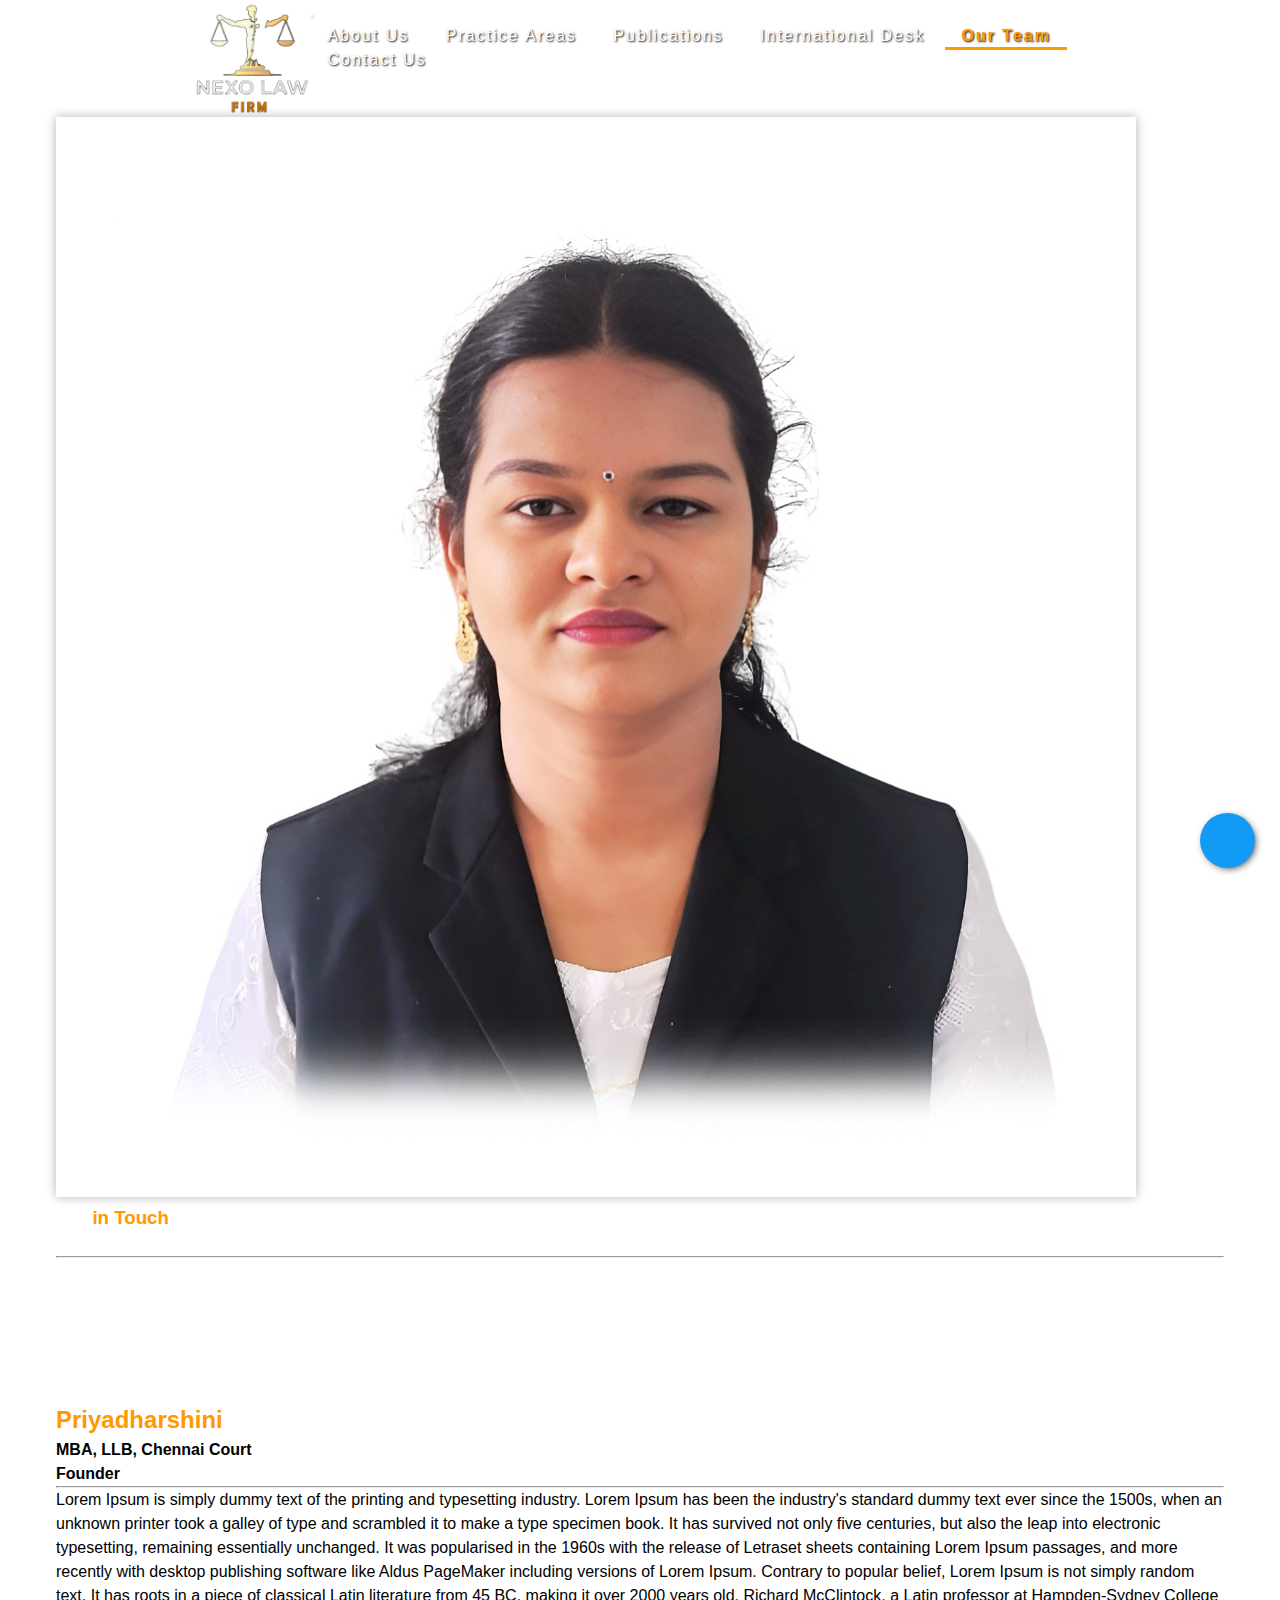
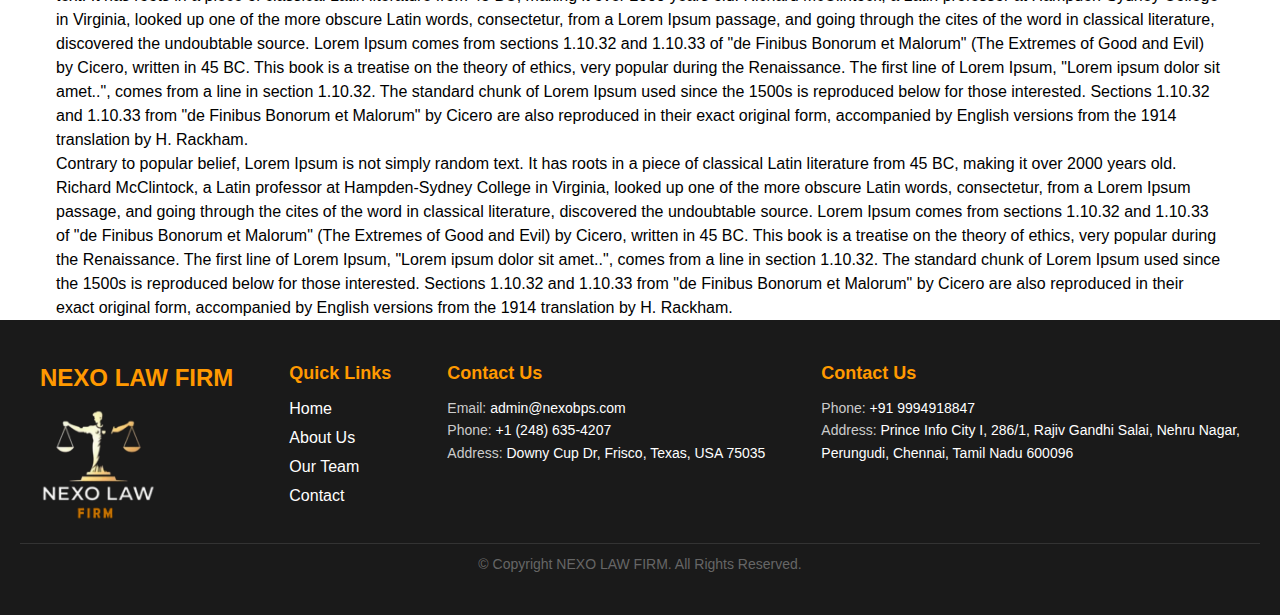
<file: member2.html>
<!DOCTYPE html>
<html lang="en">

<head>
    <meta charset="UTF-8">
    <meta name="viewport" content="width=device-width, initial-scale=1.0">
    <!-- Bootstrap CSS -->
    <link href="https://cdn.jsdelivr.net/npm/bootstrap@5.0.2/dist/css/bootstrap.min.css" rel="stylesheet"
        integrity="sha384-EVSTQN3/azprG1Anm3QDgpJLIm9Nao0Yz1ztcQTwFspd3yD65VohhpuuCOmLASjC" crossorigin="anonymous">

    <!-- Bootstrap JavaScript Bundle -->
    <script src="https://cdn.jsdelivr.net/npm/bootstrap@5.0.2/dist/js/bootstrap.bundle.min.js"
        integrity="sha384-MrcW6ZMFYlzcLA8Nl+NtUVF0sA7MsXsP1UyJoMp4YLEuNSfAP+JcXn/tWtIaxVXM"
        crossorigin="anonymous"></script>

    <!-- Font Awesome CSS -->
    <link rel="stylesheet" href="https://cdnjs.cloudflare.com/ajax/libs/font-awesome/6.4.2/css/all.min.css"
        integrity="sha512-z3gLpd7yknf1YoNbCzqRKc4qyor8gaKU1qmn+CShxbuBusANI9QpRohGBreCFkKxLhei6S9CQXFEbbKuqLg0DA=="
        crossorigin="anonymous" referrerpolicy="no-referrer" />




    <!-- jQuery -->
    <script src="https://cdnjs.cloudflare.com/ajax/libs/jquery/3.3.0/jquery.min.js"
        integrity="sha512-b6lGn9+1aD2DgwZXuSY4BhhdrDURVzu7f/PASu4H1i5+CRpEalOOz/HNhgmxZTK9lObM1Q7ZG9jONPYz8klIMg=="
        crossorigin="anonymous" referrerpolicy="no-referrer"></script>
    <link rel="stylesheet" href="layout.css">
    <link rel="stylesheet" href="Style.css">
    <link rel="icon" type="image/x-icon" href="Images/Logo.png">

</head>

<body>
    <header class="">
        <nav class="ix-nav ix-moved navbar bg-dark navbar-expand-lg justify-content-center">
            <div class="container mx-4 px-5">
                <div class="logo mx-2">
                    <a class="navbar-brand" href="index.html">
                        <img src="Images/Logo.png" alt="Law Firm Logo" class="logo" style="height:13vh;">
                    </a>
                </div>
                <button class="navbar-toggler custom-toggler" type="button" data-bs-toggle="collapse"
                    data-bs-target="#navbarNav" aria-controls="navbarNav" aria-expanded="false"
                    aria-label="Toggle navigation">
                    <i class="fa-solid text-white fa-bars"></i>
                </button>

                <div class="collapse navbar-collapse" id="navbarNav">
                    <ul class="navbar-nav ms-auto">
                        <li class="nav-item">
                            <a class="nav-link" href="About.html">About Us</a>
                        </li>
                        <li class="nav-item">
                            <a class="nav-link" href="Practice.html">Practice Areas</a>
                        </li>
                        <li class="nav-item ">
                            <a class="nav-link" href="Publications.html">Publications</a>
                        </li>
                        <li class="nav-item ">
                            <a class="nav-link" href="InternationalDesk.html">International Desk</a>
                        </li>
                        <li class="nav-item active">
                            <a class="nav-link" href="OurTeam.html">Our Team</a>
                        </li>
                        <!-- <li class="nav-item">
                            <a class="nav-link" href="Policy.html">Firm Policy</a>
                        </li> -->
                        <li class="nav-item ">
                            <a class="nav-link" href="Contact.html">Contact Us</a>
                        </li>
                    </ul>
                </div>
            </div>
        </nav>
    </header>

    <div class="container-fluid p-0">
        <section class="section about-section p-5" id="about">
            <div class="container bootdey">
                <div class="wrap row clearfix">
                    <!--Avatar -->
                    <div class="col-sm-4 col-xs-12 ">
                        <div class="avatar col-12 ">
                            <div class="d-flex justify-content-center">
                                <img src="Images/PriyaDharshini.jpg" alt="" />
                            </div>
                        </div>
                        <div class="avatar contact-detail col-12 mt-4">
                            <div class="img-thumbnail bg-dark p-3">
                                <h3>Get <span class="head-text">in Touch</span></h3>
                                <p>Please feel free to contact us. We will get back to you with 1-2 business days. </p>
                                <hr>
                                <div class=" mb-4">
                                    <i class="fa-solid fa-phone me-3"></i><a class="mob-num"
                                        href="tel:+919876543210">+91 9876543210</a>
                                </div>
                                <div class=" mb-4">
                                    <i class="fa-solid fa-envelope me-3"></i><a class="mail"
                                        href="mailto:info@gmail.com">info@gmail.com</a>
                                </div>
                                <div class=" mb-4">
                                    <i class="fa-brands fa-linkedin me-3"></i><a class="mail"
                                        href="mailto:info@gmail.com">info@linkedin.com</a>
                                </div>
                                <div class="d-flex mb-4">
                                    <i class="fa-solid fa-location-dot me-3"></i>
                                    <address>
                                        <a href="https://www.google.com/maps/place/Downy+Cup+Dr,+Frisco,+1st+Floor,+TX+75035"
                                            target="_blank" class="us-address">
                                            DALLAS,<br>
                                            Texas,<br>
                                            75035.
                                        </a>
                                    </address>
                                </div>
                            </div>
                        </div>
                    </div>
                    <!-- End Avatar -->
                    <div class="col-sm-8 col-xs-12">
                        <div class="col-xs-12 content">
                            <h2 class="member-name">Priyadharshini</h2>
                            <h4 class="text-secondary">MBA, LLB, Chennai Court</h4>
                            <h4 class="text-secondary">Founder</h4>
                            <hr>
                            <p>
                                Lorem Ipsum is simply dummy text of the printing and typesetting industry. Lorem Ipsum
                                has been the industry's standard dummy text ever since the 1500s, when an unknown
                                printer took a galley of type and scrambled it to make a type specimen book. It has
                                survived not only five centuries, but also the leap into electronic typesetting,
                                remaining essentially unchanged. It was popularised in the 1960s with the release of
                                Letraset sheets containing Lorem Ipsum passages, and more recently with desktop
                                publishing software like Aldus PageMaker including versions of Lorem Ipsum.
                                Contrary to popular belief, Lorem Ipsum is not simply random text. It has roots in a
                                piece of classical Latin literature from 45 BC, making it over 2000 years old. Richard
                                McClintock, a Latin professor at Hampden-Sydney College in Virginia, looked up one of
                                the more obscure Latin words, consectetur, from a Lorem Ipsum passage, and going through
                                the cites of the word in classical literature, discovered the undoubtable source. Lorem
                                Ipsum comes from sections 1.10.32 and 1.10.33 of "de Finibus Bonorum et Malorum" (The
                                Extremes of Good and Evil) by Cicero, written in 45 BC. This book is a treatise on the
                                theory of ethics, very popular during the Renaissance. The first line of Lorem Ipsum,
                                "Lorem ipsum dolor sit amet..", comes from a line in section 1.10.32.

                                The standard chunk of Lorem Ipsum used since the 1500s is reproduced below for those
                                interested. Sections 1.10.32 and 1.10.33 from "de Finibus Bonorum et Malorum" by Cicero
                                are also reproduced in their exact original form, accompanied by English versions from
                                the 1914 translation by H. Rackham.
                            </p>
                            <p>
                                Contrary to popular belief, Lorem Ipsum is not simply random text. It has roots in a
                                piece of classical Latin literature from 45 BC, making it over 2000 years old. Richard
                                McClintock, a Latin professor at Hampden-Sydney College in Virginia, looked up one of
                                the more obscure Latin words, consectetur, from a Lorem Ipsum passage, and going through
                                the cites of the word in classical literature, discovered the undoubtable source. Lorem
                                Ipsum comes from sections 1.10.32 and 1.10.33 of "de Finibus Bonorum et Malorum" (The
                                Extremes of Good and Evil) by Cicero, written in 45 BC. This book is a treatise on the
                                theory of ethics, very popular during the Renaissance. The first line of Lorem Ipsum,
                                "Lorem ipsum dolor sit amet..", comes from a line in section 1.10.32.

                                The standard chunk of Lorem Ipsum used since the 1500s is reproduced below for those
                                interested. Sections 1.10.32 and 1.10.33 from "de Finibus Bonorum et Malorum" by Cicero
                                are also reproduced in their exact original form, accompanied by English versions from
                                the 1914 translation by H. Rackham.
                            </p>
                        </div>
                    </div>
                </div>
            </div>
        </section>
        <div id="sy-whatshelp">
            <div class="sywh-services">
                <a href="#" class="messenger" data-tooltip="Livechat" data-placement="left" target="_blank">
                    <i class="fa fa-comments"></i>
                </a>
                <a href="#" class="whatsapp" data-tooltip="WhatsApp" data-placement="left" target="_blank">
                    <i class="fa-brands fa-whatsapp"></i>
                </a>
                <a href="#" class="call" data-tooltip="Call" data-placement="left">
                    <i class="fa fa-phone"></i>
                </a>
            </div>
            <a class="sywh-open-services" data-placement="left">
                <i class="fa fa-comments"></i>
                <i class="fa fa-times"></i>
            </a>
        </div>





    </div>
    <footer class="footer">
        <div class="footer-container">
            <div class="footer-logo">
                <h2>NEXO LAW FIRM</h2>
                <div class="d-flex justify-content-center">
                    <a class="navbar-brand" href="index.html">
                        <img src="Images/Logo.png" alt="Law Firm Logo" class="logo" style="height:13vh;">
                    </a>
                </div>
            </div>
            <div class="footer-links"style="text-align:left;">
                <h3>Quick Links</h3>
                <ul>
                    <li><a href="index.html">Home</a></li>
                    <li><a href="About.html">About Us</a></li>
                    <li><a href="OurTeam.html">Our Team</a></li>
                    <li><a href="">Contact</a></li>
                </ul>
            </div>
            <div class="footer-contact"style="text-align:left;">
                <h3>Contact Us</h3>
                <p>Email: <a href="mailto:krishtna.ar@gmail.com">admin@nexobps.com</a></p>
                <p>Phone: <a href="tel:+19452570200">+1 (248) 635-4207</a></p>
                <p >Address:
                    <a href="https://www.google.com/maps/place/Downy+Cup+Dr,+Frisco,+Texas,+USA+75035/" target="_blank">
                        Downy Cup Dr, Frisco, Texas, USA 75035
                    </a>
                </p>
            </div>
            <div class="footer-contact"style="text-align:left;">                                            
                <h3>Contact Us</h3>
                <p>Phone: <a href="tel:+19452570200">+91 9994918847</a></p>
                <p>Address:
                    <a href="https://www.google.com/maps/place/Regus+-+Chennai,+Prince+Infocity+I/@12.9684625,80.2465307,14z/data=!3m1!5s0x3a525d6caeb713df:0x4f6f1d9487b57936!4m15!1m8!3m7!1s0x3a525d6cbd0d15c1:0x1491a0def9d7b61a!2sPrince+Info+City+I,+286%2F1,+Rajiv+Gandhi+Salai,+Nehru+Nagar,+Perungudi,+Chennai,+Tamil+Nadu+600096!3b1!8m2!3d12.9687355!4d80.2479013!16s%2Fg%2F11n6sq56fw!3m5!1s0x3a525d6b25014c2d:0x60b2a36838a08aba!8m2!3d12.9687!4d80.2481!16s%2Fg%2F11b6hq2ryg?entry=ttu&g_ep=EgoyMDI1MDExNS4wIKXMDSoASAFQAw%3D%3D" target="_blank">
                        Prince Info City I, 286/1, Rajiv Gandhi Salai, Nehru Nagar,<br>
                        Perungudi, Chennai, Tamil Nadu 600096
                    </a>
                </p>
            </div>
        </div>
        <div class="footer-bottom">
            <p>© Copyright <span id="currentYear"></span> NEXO LAW FIRM. All Rights Reserved.</p>
        </div>
    </footer>

    <script src="script.js"></script>

</body>

</html>
</file>
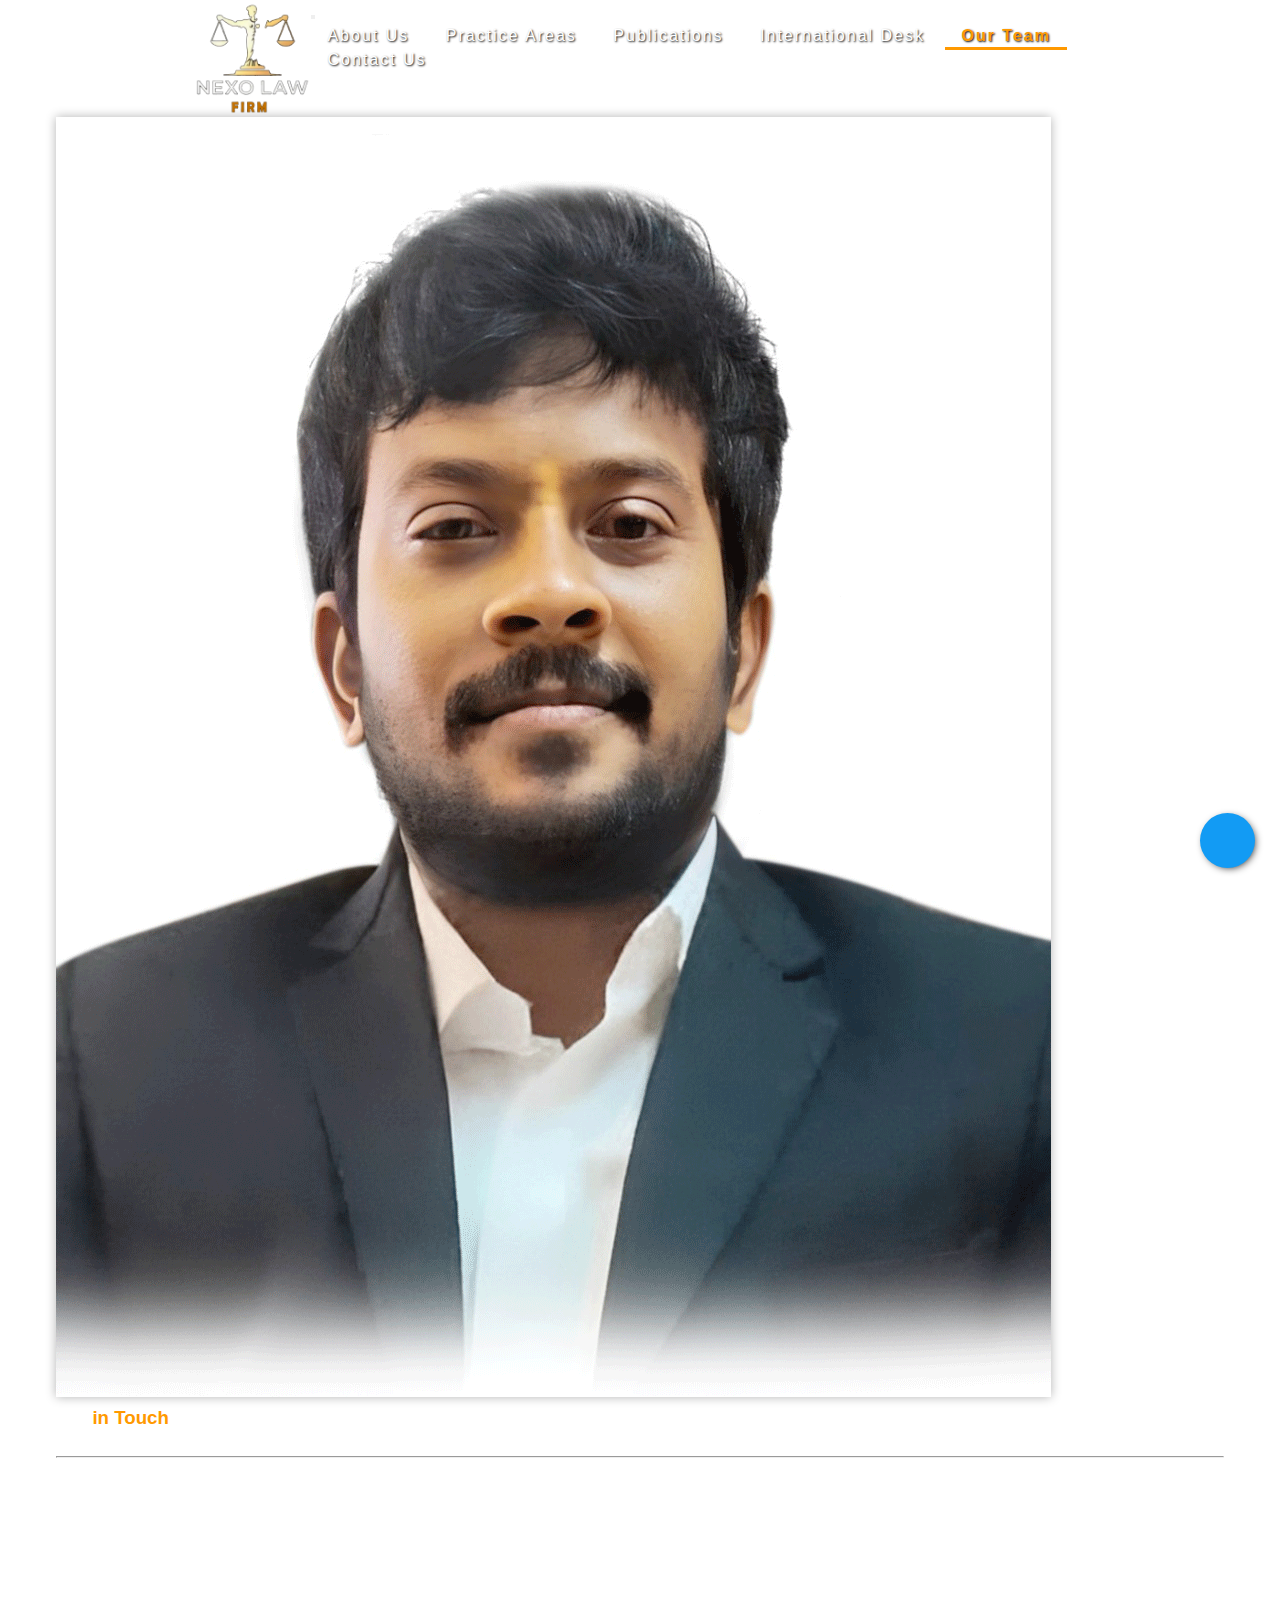
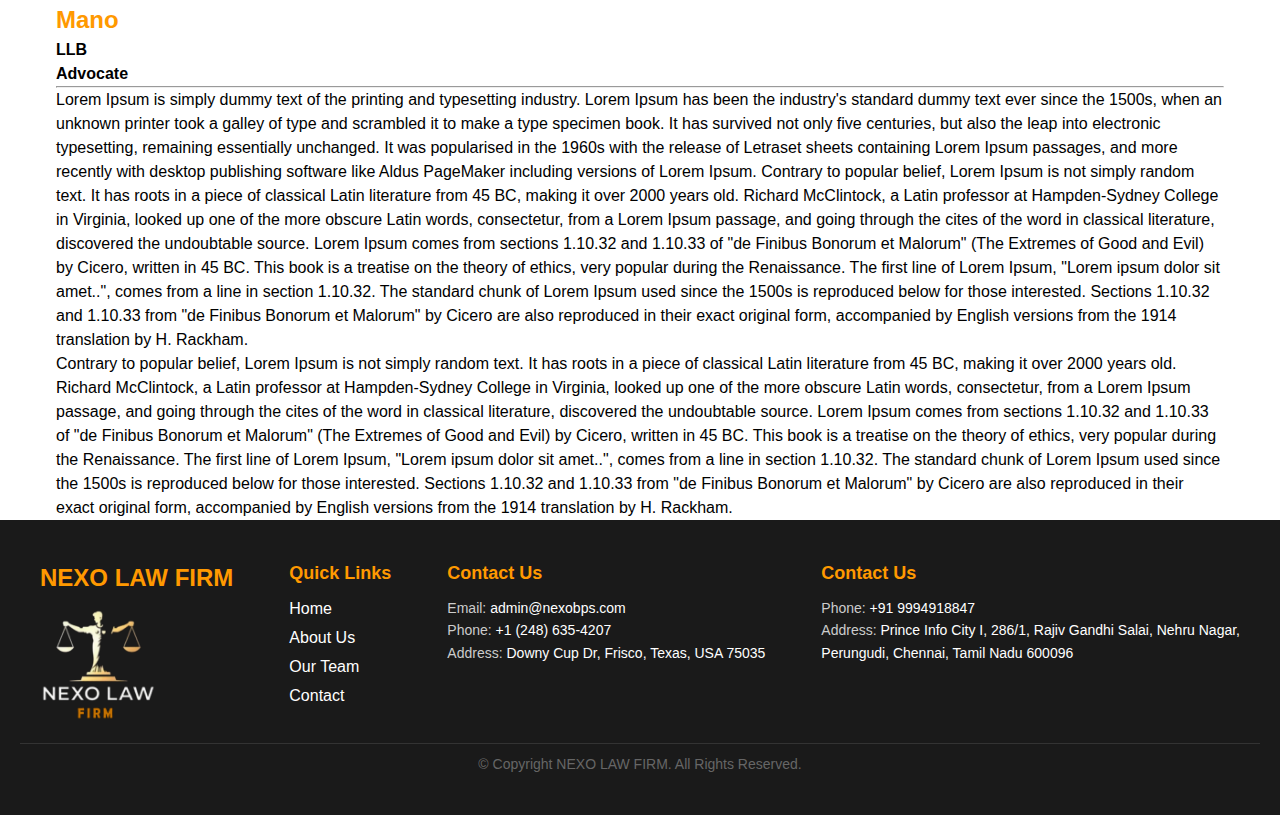
<file: member3.html>
<!DOCTYPE html>
<html lang="en">

<head>
    <meta charset="UTF-8">
    <meta name="viewport" content="width=device-width, initial-scale=1.0">
    <!-- Bootstrap CSS -->
    <link href="https://cdn.jsdelivr.net/npm/bootstrap@5.0.2/dist/css/bootstrap.min.css" rel="stylesheet"
        integrity="sha384-EVSTQN3/azprG1Anm3QDgpJLIm9Nao0Yz1ztcQTwFspd3yD65VohhpuuCOmLASjC" crossorigin="anonymous">

    <!-- Bootstrap JavaScript Bundle -->
    <script src="https://cdn.jsdelivr.net/npm/bootstrap@5.0.2/dist/js/bootstrap.bundle.min.js"
        integrity="sha384-MrcW6ZMFYlzcLA8Nl+NtUVF0sA7MsXsP1UyJoMp4YLEuNSfAP+JcXn/tWtIaxVXM"
        crossorigin="anonymous"></script>

    <!-- Font Awesome CSS -->
    <link rel="stylesheet" href="https://cdnjs.cloudflare.com/ajax/libs/font-awesome/6.4.2/css/all.min.css"
        integrity="sha512-z3gLpd7yknf1YoNbCzqRKc4qyor8gaKU1qmn+CShxbuBusANI9QpRohGBreCFkKxLhei6S9CQXFEbbKuqLg0DA=="
        crossorigin="anonymous" referrerpolicy="no-referrer" />




    <!-- jQuery -->
    <script src="https://cdnjs.cloudflare.com/ajax/libs/jquery/3.3.0/jquery.min.js"
        integrity="sha512-b6lGn9+1aD2DgwZXuSY4BhhdrDURVzu7f/PASu4H1i5+CRpEalOOz/HNhgmxZTK9lObM1Q7ZG9jONPYz8klIMg=="
        crossorigin="anonymous" referrerpolicy="no-referrer"></script>
    <link rel="stylesheet" href="layout.css">
    <link rel="stylesheet" href="Style.css">
    <link rel="icon" type="image/x-icon" href="Images/Logo.png">

</head>

<body>
    <header class="">
        <nav class="ix-nav ix-moved navbar bg-dark navbar-expand-lg justify-content-center">
            <div class="container mx-4 px-5">
                <div class="logo mx-2">
                    <a class="navbar-brand" href="index.html">
                        <img src="Images/Logo.png" alt="Law Firm Logo" class="logo" style="height:13vh;">
                    </a>
                </div>
                <button class="navbar-toggler custom-toggler" type="button" data-bs-toggle="collapse"
                    data-bs-target="#navbarNav" aria-controls="navbarNav" aria-expanded="false"
                    aria-label="Toggle navigation">
                    <i class="fa-solid text-white fa-bars"></i>
                </button>

                <div class="collapse navbar-collapse" id="navbarNav">
                    <ul class="navbar-nav ms-auto">
                        <li class="nav-item">
                            <a class="nav-link" href="About.html">About Us</a>
                        </li>
                        <li class="nav-item">
                            <a class="nav-link" href="Practice.html">Practice Areas</a>
                        </li>
                        <li class="nav-item ">
                            <a class="nav-link" href="Publications.html">Publications</a>
                        </li>
                        <li class="nav-item ">
                            <a class="nav-link" href="InternationalDesk.html">International Desk</a>
                        </li>
                        <li class="nav-item active">
                            <a class="nav-link" href="OurTeam.html">Our Team</a>
                        </li>
                        <!-- <li class="nav-item">
                            <a class="nav-link" href="Policy.html">Firm Policy</a>
                        </li> -->
                        <li class="nav-item ">
                            <a class="nav-link" href="Contact.html">Contact Us</a>
                        </li>
                    </ul>
                </div>
            </div>
        </nav>
    </header>

    <div class="container-fluid p-0">
        <section class="section about-section p-5" id="about">
            <div class="container bootdey">
                <div class="wrap row clearfix">
                    <!--Avatar -->
                    <div class="col-sm-4 col-xs-12 ">
                        <div class="avatar col-12 ">
                            <div class="d-flex justify-content-center">
                                <img src="Images/Mano.png" alt="" />
                            </div>
                        </div>
                        <div class="avatar contact-detail col-12 mt-4">
                            <div class="img-thumbnail bg-dark p-3">
                                <h3>Get <span class="head-text">in Touch</span></h3>
                                <p>Please feel free to contact us. We will get back to you with 1-2 business days. </p>
                                <hr>
                                <div class=" mb-4">
                                    <i class="fa-solid fa-phone me-3"></i><a class="mob-num"
                                        href="tel:+919876543210">+91 9876543210</a>
                                </div>
                                <div class=" mb-4">
                                    <i class="fa-solid fa-envelope me-3"></i><a class="mail"
                                        href="mailto:info@gmail.com">info@gmail.com</a>
                                </div>
                                <div class=" mb-4">
                                    <i class="fa-brands fa-linkedin me-3"></i><a class="mail"
                                        href="mailto:info@gmail.com">info@linkedin.com</a>
                                </div>
                                <div class="d-flex mb-4">
                                    <i class="fa-solid fa-location-dot me-3"></i>
                                    <address>
                                        <a href="https://www.google.com/maps/place/Downy+Cup+Dr,+Frisco,+1st+Floor,+TX+75035"
                                            target="_blank" class="us-address">
                                            DALLAS,<br>
                                            Texas,<br>
                                            75035.
                                        </a>
                                    </address>
                                </div>
                            </div>
                        </div>
                    </div>
                    <!-- End Avatar -->
                    <div class="col-sm-8 col-xs-12">
                        <div class="col-xs-12 content">
                            <h2 class="member-name">Mano</h2>
                            <h4 class="text-secondary">LLB</h4>
                            <h4 class="text-secondary">Advocate</h4>
                            <hr>
                            <p>
                                Lorem Ipsum is simply dummy text of the printing and typesetting industry. Lorem Ipsum
                                has been the industry's standard dummy text ever since the 1500s, when an unknown
                                printer took a galley of type and scrambled it to make a type specimen book. It has
                                survived not only five centuries, but also the leap into electronic typesetting,
                                remaining essentially unchanged. It was popularised in the 1960s with the release of
                                Letraset sheets containing Lorem Ipsum passages, and more recently with desktop
                                publishing software like Aldus PageMaker including versions of Lorem Ipsum.
                                Contrary to popular belief, Lorem Ipsum is not simply random text. It has roots in a
                                piece of classical Latin literature from 45 BC, making it over 2000 years old. Richard
                                McClintock, a Latin professor at Hampden-Sydney College in Virginia, looked up one of
                                the more obscure Latin words, consectetur, from a Lorem Ipsum passage, and going through
                                the cites of the word in classical literature, discovered the undoubtable source. Lorem
                                Ipsum comes from sections 1.10.32 and 1.10.33 of "de Finibus Bonorum et Malorum" (The
                                Extremes of Good and Evil) by Cicero, written in 45 BC. This book is a treatise on the
                                theory of ethics, very popular during the Renaissance. The first line of Lorem Ipsum,
                                "Lorem ipsum dolor sit amet..", comes from a line in section 1.10.32.

                                The standard chunk of Lorem Ipsum used since the 1500s is reproduced below for those
                                interested. Sections 1.10.32 and 1.10.33 from "de Finibus Bonorum et Malorum" by Cicero
                                are also reproduced in their exact original form, accompanied by English versions from
                                the 1914 translation by H. Rackham.
                            </p>
                            <p>
                                Contrary to popular belief, Lorem Ipsum is not simply random text. It has roots in a
                                piece of classical Latin literature from 45 BC, making it over 2000 years old. Richard
                                McClintock, a Latin professor at Hampden-Sydney College in Virginia, looked up one of
                                the more obscure Latin words, consectetur, from a Lorem Ipsum passage, and going through
                                the cites of the word in classical literature, discovered the undoubtable source. Lorem
                                Ipsum comes from sections 1.10.32 and 1.10.33 of "de Finibus Bonorum et Malorum" (The
                                Extremes of Good and Evil) by Cicero, written in 45 BC. This book is a treatise on the
                                theory of ethics, very popular during the Renaissance. The first line of Lorem Ipsum,
                                "Lorem ipsum dolor sit amet..", comes from a line in section 1.10.32.

                                The standard chunk of Lorem Ipsum used since the 1500s is reproduced below for those
                                interested. Sections 1.10.32 and 1.10.33 from "de Finibus Bonorum et Malorum" by Cicero
                                are also reproduced in their exact original form, accompanied by English versions from
                                the 1914 translation by H. Rackham.
                            </p>
                        </div>
                    </div>
                </div>
            </div>
        </section>
        <div id="sy-whatshelp">
            <div class="sywh-services">
                <a href="#" class="messenger" data-tooltip="Livechat" data-placement="left" target="_blank">
                    <i class="fa fa-comments"></i>
                </a>
                <a href="#" class="whatsapp" data-tooltip="WhatsApp" data-placement="left" target="_blank">
                    <i class="fa-brands fa-whatsapp"></i>
                </a>
                <a href="#" class="call" data-tooltip="Call" data-placement="left">
                    <i class="fa fa-phone"></i>
                </a>
            </div>
            <a class="sywh-open-services" data-placement="left">
                <i class="fa fa-comments"></i>
                <i class="fa fa-times"></i>
            </a>
        </div>





    </div>
    <footer class="footer">
        <div class="footer-container">
            <div class="footer-logo">
                <h2>NEXO LAW FIRM</h2>
                <div class="d-flex justify-content-center">
                    <a class="navbar-brand" href="index.html">
                        <img src="Images/Logo.png" alt="Law Firm Logo" class="logo" style="height:13vh;">
                    </a>
                </div>
            </div>
            <div class="footer-links"style="text-align:left;">
                <h3>Quick Links</h3>
                <ul>
                    <li><a href="index.html">Home</a></li>
                    <li><a href="About.html">About Us</a></li>
                    <li><a href="OurTeam.html">Our Team</a></li>
                    <li><a href="">Contact</a></li>
                </ul>
            </div>
            <div class="footer-contact"style="text-align:left;">
                <h3>Contact Us</h3>
                <p>Email: <a href="mailto:krishtna.ar@gmail.com">admin@nexobps.com</a></p>
                <p>Phone: <a href="tel:+19452570200">+1 (248) 635-4207</a></p>
                <p >Address:
                    <a href="https://www.google.com/maps/place/Downy+Cup+Dr,+Frisco,+Texas,+USA+75035/" target="_blank">
                        Downy Cup Dr, Frisco, Texas, USA 75035
                    </a>
                </p>
            </div>
            <div class="footer-contact"style="text-align:left;">                                            
                <h3>Contact Us</h3>
                <p>Phone: <a href="tel:+19452570200">+91 9994918847</a></p>
                <p>Address:
                    <a href="https://www.google.com/maps/place/Regus+-+Chennai,+Prince+Infocity+I/@12.9684625,80.2465307,14z/data=!3m1!5s0x3a525d6caeb713df:0x4f6f1d9487b57936!4m15!1m8!3m7!1s0x3a525d6cbd0d15c1:0x1491a0def9d7b61a!2sPrince+Info+City+I,+286%2F1,+Rajiv+Gandhi+Salai,+Nehru+Nagar,+Perungudi,+Chennai,+Tamil+Nadu+600096!3b1!8m2!3d12.9687355!4d80.2479013!16s%2Fg%2F11n6sq56fw!3m5!1s0x3a525d6b25014c2d:0x60b2a36838a08aba!8m2!3d12.9687!4d80.2481!16s%2Fg%2F11b6hq2ryg?entry=ttu&g_ep=EgoyMDI1MDExNS4wIKXMDSoASAFQAw%3D%3D" target="_blank">
                        Prince Info City I, 286/1, Rajiv Gandhi Salai, Nehru Nagar,<br>
                        Perungudi, Chennai, Tamil Nadu 600096
                    </a>
                </p>
            </div>
        </div>
        <div class="footer-bottom">
            <p>© Copyright <span id="currentYear"></span> NEXO LAW FIRM. All Rights Reserved.</p>
        </div>
    </footer>

    <script src="script.js"></script>

</body>

</html>
</file>
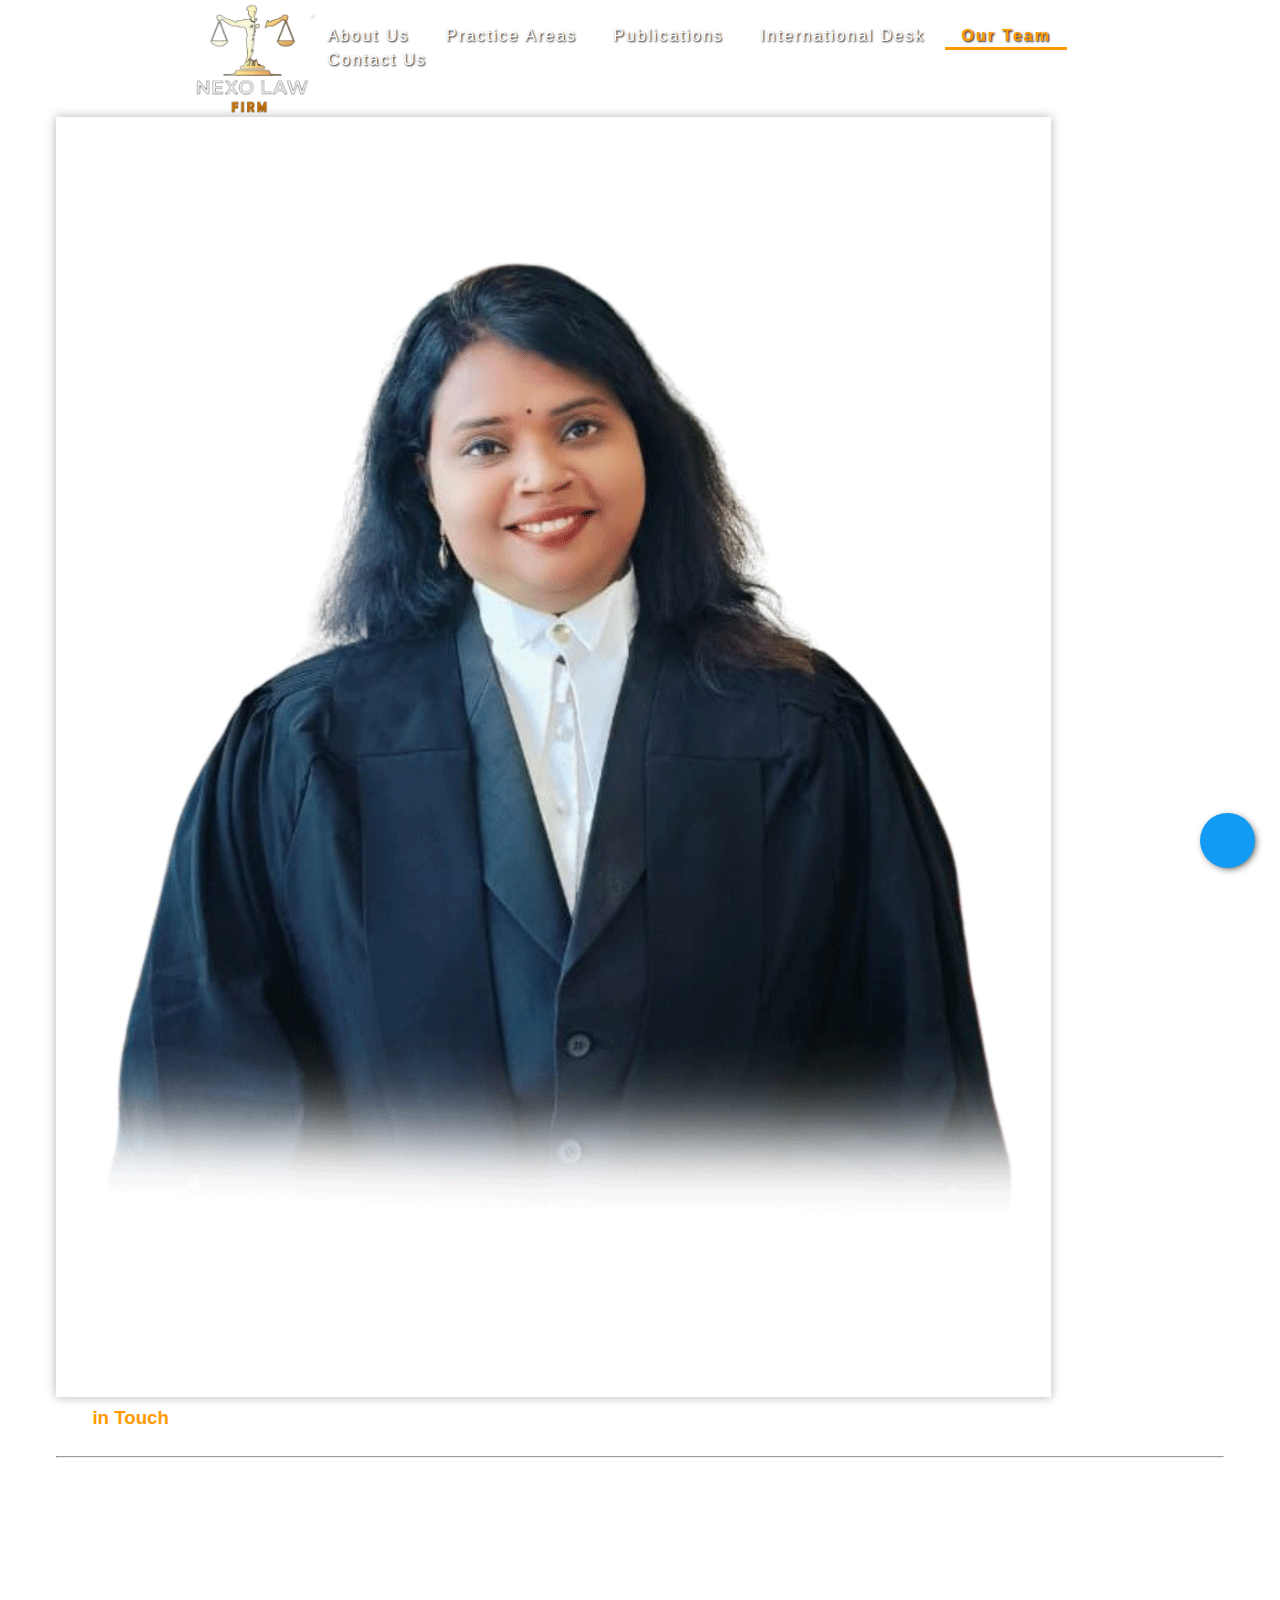
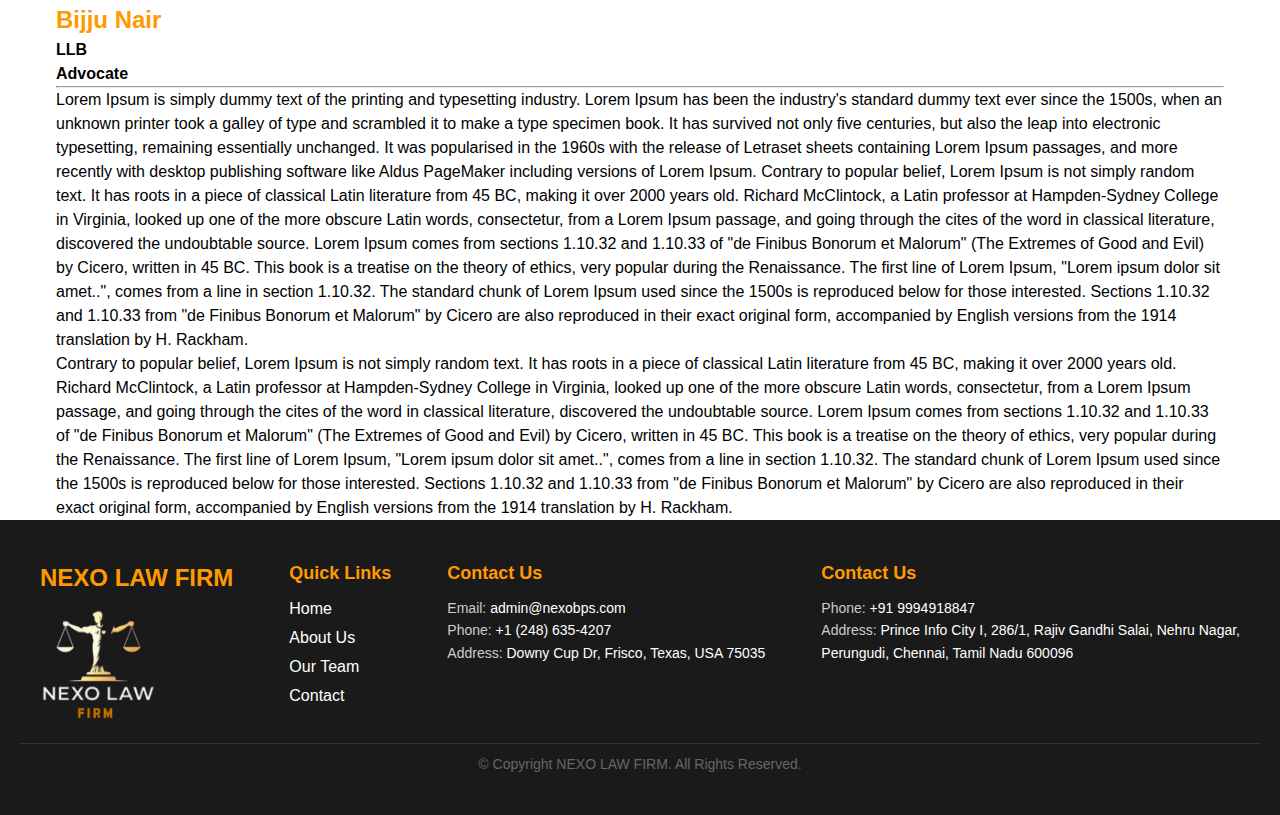
<file: member4.html>
<!DOCTYPE html>
<html lang="en">

<head>
    <meta charset="UTF-8">
    <meta name="viewport" content="width=device-width, initial-scale=1.0">
    <!-- Bootstrap CSS -->
    <link href="https://cdn.jsdelivr.net/npm/bootstrap@5.0.2/dist/css/bootstrap.min.css" rel="stylesheet"
        integrity="sha384-EVSTQN3/azprG1Anm3QDgpJLIm9Nao0Yz1ztcQTwFspd3yD65VohhpuuCOmLASjC" crossorigin="anonymous">

    <!-- Bootstrap JavaScript Bundle -->
    <script src="https://cdn.jsdelivr.net/npm/bootstrap@5.0.2/dist/js/bootstrap.bundle.min.js"
        integrity="sha384-MrcW6ZMFYlzcLA8Nl+NtUVF0sA7MsXsP1UyJoMp4YLEuNSfAP+JcXn/tWtIaxVXM"
        crossorigin="anonymous"></script>

    <!-- Font Awesome CSS -->
    <link rel="stylesheet" href="https://cdnjs.cloudflare.com/ajax/libs/font-awesome/6.4.2/css/all.min.css"
        integrity="sha512-z3gLpd7yknf1YoNbCzqRKc4qyor8gaKU1qmn+CShxbuBusANI9QpRohGBreCFkKxLhei6S9CQXFEbbKuqLg0DA=="
        crossorigin="anonymous" referrerpolicy="no-referrer" />




    <!-- jQuery -->
    <script src="https://cdnjs.cloudflare.com/ajax/libs/jquery/3.3.0/jquery.min.js"
        integrity="sha512-b6lGn9+1aD2DgwZXuSY4BhhdrDURVzu7f/PASu4H1i5+CRpEalOOz/HNhgmxZTK9lObM1Q7ZG9jONPYz8klIMg=="
        crossorigin="anonymous" referrerpolicy="no-referrer"></script>
    <link rel="stylesheet" href="layout.css">
    <link rel="stylesheet" href="Style.css">
    <link rel="icon" type="image/x-icon" href="Images/Logo.png">

</head>

<body>
    <header class="">
        <nav class="ix-nav ix-moved navbar bg-dark navbar-expand-lg justify-content-center">
            <div class="container mx-4 px-5">
                <div class="logo mx-2">
                    <a class="navbar-brand" href="index.html">
                        <img src="Images/Logo.png" alt="Law Firm Logo" class="logo" style="height:13vh;">
                    </a>
                </div>
                <button class="navbar-toggler custom-toggler" type="button" data-bs-toggle="collapse"
                    data-bs-target="#navbarNav" aria-controls="navbarNav" aria-expanded="false"
                    aria-label="Toggle navigation">
                    <i class="fa-solid text-white fa-bars"></i>
                </button>

                <div class="collapse navbar-collapse" id="navbarNav">
                    <ul class="navbar-nav ms-auto">
                        <li class="nav-item">
                            <a class="nav-link" href="About.html">About Us</a>
                        </li>
                        <li class="nav-item">
                            <a class="nav-link" href="Practice.html">Practice Areas</a>
                        </li>
                        <li class="nav-item ">
                            <a class="nav-link" href="Publications.html">Publications</a>
                        </li>
                        <li class="nav-item ">
                            <a class="nav-link" href="InternationalDesk.html">International Desk</a>
                        </li>
                        <li class="nav-item active">
                            <a class="nav-link" href="OurTeam.html">Our Team</a>
                        </li>
                        <!-- <li class="nav-item">
                            <a class="nav-link" href="Policy.html">Firm Policy</a>
                        </li> -->
                        <li class="nav-item ">
                            <a class="nav-link" href="Contact.html">Contact Us</a>
                        </li>
                    </ul>
                </div>
            </div>
        </nav>
    </header>

    <div class="container-fluid p-0">
        <section class="section about-section p-5" id="about">
            <div class="container bootdey">
                <div class="wrap row clearfix">
                    <!--Avatar -->
                    <div class="col-sm-4 col-xs-12 ">
                        <div class="avatar col-12 ">
                            <div class="d-flex justify-content-center">
                                <img src="Images/BijjuNair.png" alt="" />
                            </div>
                        </div>
                        <div class="avatar contact-detail col-12 mt-4">
                            <div class="img-thumbnail bg-dark p-3">
                                <h3>Get <span class="head-text">in Touch</span></h3>
                                <p>Please feel free to contact us. We will get back to you with 1-2 business days. </p>
                                <hr>
                                <div class=" mb-4">
                                    <i class="fa-solid fa-phone me-3"></i><a class="mob-num"
                                        href="tel:+919876543210">+91 9876543210</a>
                                </div>
                                <div class=" mb-4">
                                    <i class="fa-solid fa-envelope me-3"></i><a class="mail"
                                        href="mailto:info@gmail.com">info@gmail.com</a>
                                </div>
                                <div class=" mb-4">
                                    <i class="fa-brands fa-linkedin me-3"></i><a class="mail"
                                        href="mailto:info@gmail.com">info@linkedin.com</a>
                                </div>
                                <div class="d-flex mb-4">
                                    <i class="fa-solid fa-location-dot me-3"></i>
                                    <address>
                                        <a href="https://www.google.com/maps/place/Downy+Cup+Dr,+Frisco,+1st+Floor,+TX+75035"
                                            target="_blank" class="us-address">
                                            DALLAS,<br>
                                            Texas,<br>
                                            75035.
                                        </a>
                                    </address>
                                </div>
                            </div>
                        </div>
                    </div>
                    <!-- End Avatar -->
                    <div class="col-sm-8 col-xs-12">
                        <div class="col-xs-12 content">
                            <h2 class="member-name">Bijju Nair</h2>
                            <h4 class="text-secondary">LLB</h4>
                            <h4 class="text-secondary">Advocate</h4>
                            <hr>
                            <p>
                                Lorem Ipsum is simply dummy text of the printing and typesetting industry. Lorem Ipsum
                                has been the industry's standard dummy text ever since the 1500s, when an unknown
                                printer took a galley of type and scrambled it to make a type specimen book. It has
                                survived not only five centuries, but also the leap into electronic typesetting,
                                remaining essentially unchanged. It was popularised in the 1960s with the release of
                                Letraset sheets containing Lorem Ipsum passages, and more recently with desktop
                                publishing software like Aldus PageMaker including versions of Lorem Ipsum.
                                Contrary to popular belief, Lorem Ipsum is not simply random text. It has roots in a
                                piece of classical Latin literature from 45 BC, making it over 2000 years old. Richard
                                McClintock, a Latin professor at Hampden-Sydney College in Virginia, looked up one of
                                the more obscure Latin words, consectetur, from a Lorem Ipsum passage, and going through
                                the cites of the word in classical literature, discovered the undoubtable source. Lorem
                                Ipsum comes from sections 1.10.32 and 1.10.33 of "de Finibus Bonorum et Malorum" (The
                                Extremes of Good and Evil) by Cicero, written in 45 BC. This book is a treatise on the
                                theory of ethics, very popular during the Renaissance. The first line of Lorem Ipsum,
                                "Lorem ipsum dolor sit amet..", comes from a line in section 1.10.32.

                                The standard chunk of Lorem Ipsum used since the 1500s is reproduced below for those
                                interested. Sections 1.10.32 and 1.10.33 from "de Finibus Bonorum et Malorum" by Cicero
                                are also reproduced in their exact original form, accompanied by English versions from
                                the 1914 translation by H. Rackham.
                            </p>
                            <p>
                                Contrary to popular belief, Lorem Ipsum is not simply random text. It has roots in a
                                piece of classical Latin literature from 45 BC, making it over 2000 years old. Richard
                                McClintock, a Latin professor at Hampden-Sydney College in Virginia, looked up one of
                                the more obscure Latin words, consectetur, from a Lorem Ipsum passage, and going through
                                the cites of the word in classical literature, discovered the undoubtable source. Lorem
                                Ipsum comes from sections 1.10.32 and 1.10.33 of "de Finibus Bonorum et Malorum" (The
                                Extremes of Good and Evil) by Cicero, written in 45 BC. This book is a treatise on the
                                theory of ethics, very popular during the Renaissance. The first line of Lorem Ipsum,
                                "Lorem ipsum dolor sit amet..", comes from a line in section 1.10.32.

                                The standard chunk of Lorem Ipsum used since the 1500s is reproduced below for those
                                interested. Sections 1.10.32 and 1.10.33 from "de Finibus Bonorum et Malorum" by Cicero
                                are also reproduced in their exact original form, accompanied by English versions from
                                the 1914 translation by H. Rackham.
                            </p>
                        </div>
                    </div>
                </div>
            </div>
        </section>
        <div id="sy-whatshelp">
            <div class="sywh-services">
                <a href="#" class="messenger" data-tooltip="Livechat" data-placement="left" target="_blank">
                    <i class="fa fa-comments"></i>
                </a>
                <a href="#" class="whatsapp" data-tooltip="WhatsApp" data-placement="left" target="_blank">
                    <i class="fa-brands fa-whatsapp"></i>
                </a>
                <a href="#" class="call" data-tooltip="Call" data-placement="left">
                    <i class="fa fa-phone"></i>
                </a>
            </div>
            <a class="sywh-open-services" data-placement="left">
                <i class="fa fa-comments"></i>
                <i class="fa fa-times"></i>
            </a>
        </div>





    </div>
    <footer class="footer">
        <div class="footer-container">
            <div class="footer-logo">
                <h2>NEXO LAW FIRM</h2>
                <div class="d-flex justify-content-center">
                    <a class="navbar-brand" href="index.html">
                        <img src="Images/Logo.png" alt="Law Firm Logo" class="logo" style="height:13vh;">
                    </a>
                </div>
            </div>
            <div class="footer-links"style="text-align:left;">
                <h3>Quick Links</h3>
                <ul>
                    <li><a href="index.html">Home</a></li>
                    <li><a href="About.html">About Us</a></li>
                    <li><a href="OurTeam.html">Our Team</a></li>
                    <li><a href="">Contact</a></li>
                </ul>
            </div>
            <div class="footer-contact"style="text-align:left;">
                <h3>Contact Us</h3>
                <p>Email: <a href="mailto:krishtna.ar@gmail.com">admin@nexobps.com</a></p>
                <p>Phone: <a href="tel:+19452570200">+1 (248) 635-4207</a></p>
                <p >Address:
                    <a href="https://www.google.com/maps/place/Downy+Cup+Dr,+Frisco,+Texas,+USA+75035/" target="_blank">
                        Downy Cup Dr, Frisco, Texas, USA 75035
                    </a>
                </p>
            </div>
            <div class="footer-contact"style="text-align:left;">                                            
                <h3>Contact Us</h3>
                <p>Phone: <a href="tel:+19452570200">+91 9994918847</a></p>
                <p>Address:
                    <a href="https://www.google.com/maps/place/Regus+-+Chennai,+Prince+Infocity+I/@12.9684625,80.2465307,14z/data=!3m1!5s0x3a525d6caeb713df:0x4f6f1d9487b57936!4m15!1m8!3m7!1s0x3a525d6cbd0d15c1:0x1491a0def9d7b61a!2sPrince+Info+City+I,+286%2F1,+Rajiv+Gandhi+Salai,+Nehru+Nagar,+Perungudi,+Chennai,+Tamil+Nadu+600096!3b1!8m2!3d12.9687355!4d80.2479013!16s%2Fg%2F11n6sq56fw!3m5!1s0x3a525d6b25014c2d:0x60b2a36838a08aba!8m2!3d12.9687!4d80.2481!16s%2Fg%2F11b6hq2ryg?entry=ttu&g_ep=EgoyMDI1MDExNS4wIKXMDSoASAFQAw%3D%3D" target="_blank">
                        Prince Info City I, 286/1, Rajiv Gandhi Salai, Nehru Nagar,<br>
                        Perungudi, Chennai, Tamil Nadu 600096
                    </a>
                </p>
            </div>
        </div>
        <div class="footer-bottom">
            <p>© Copyright <span id="currentYear"></span> NEXO LAW FIRM. All Rights Reserved.</p>
        </div>
    </footer>

    <script src="script.js"></script>

</body>

</html>
</file>
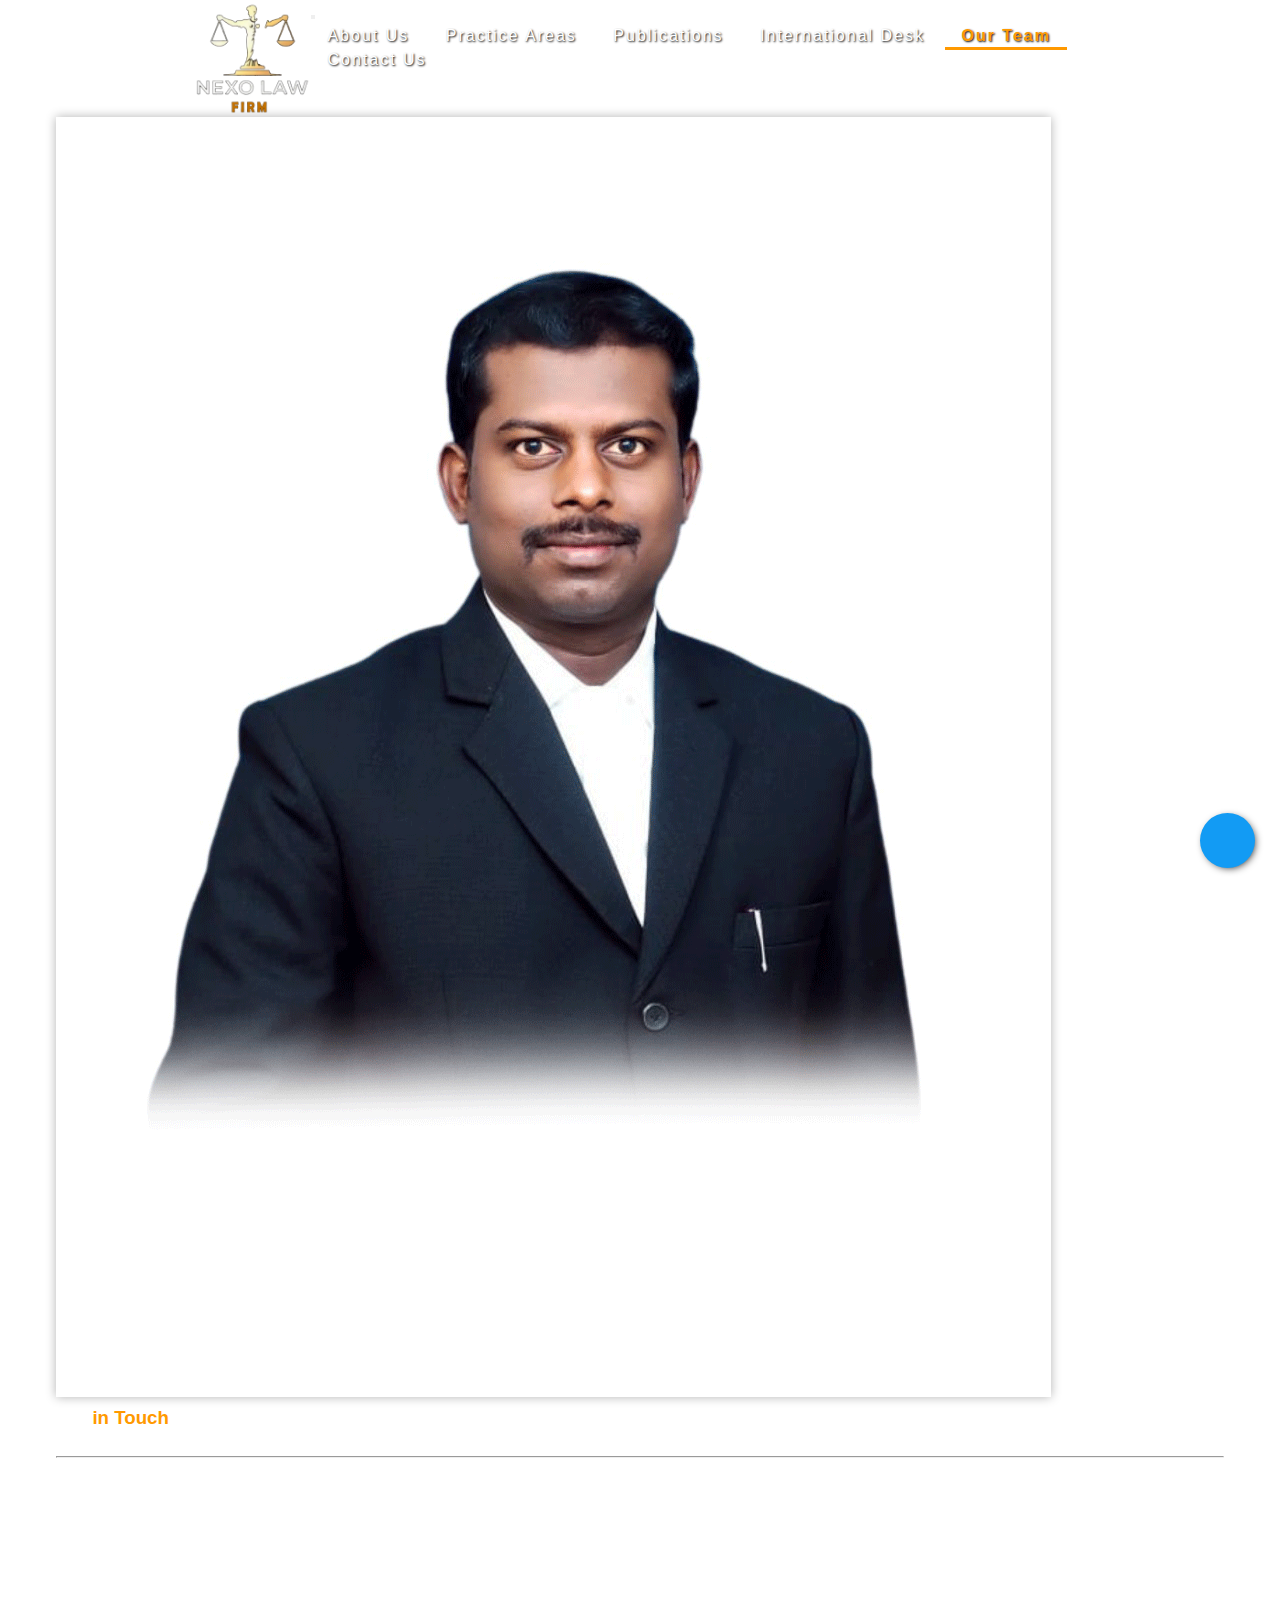
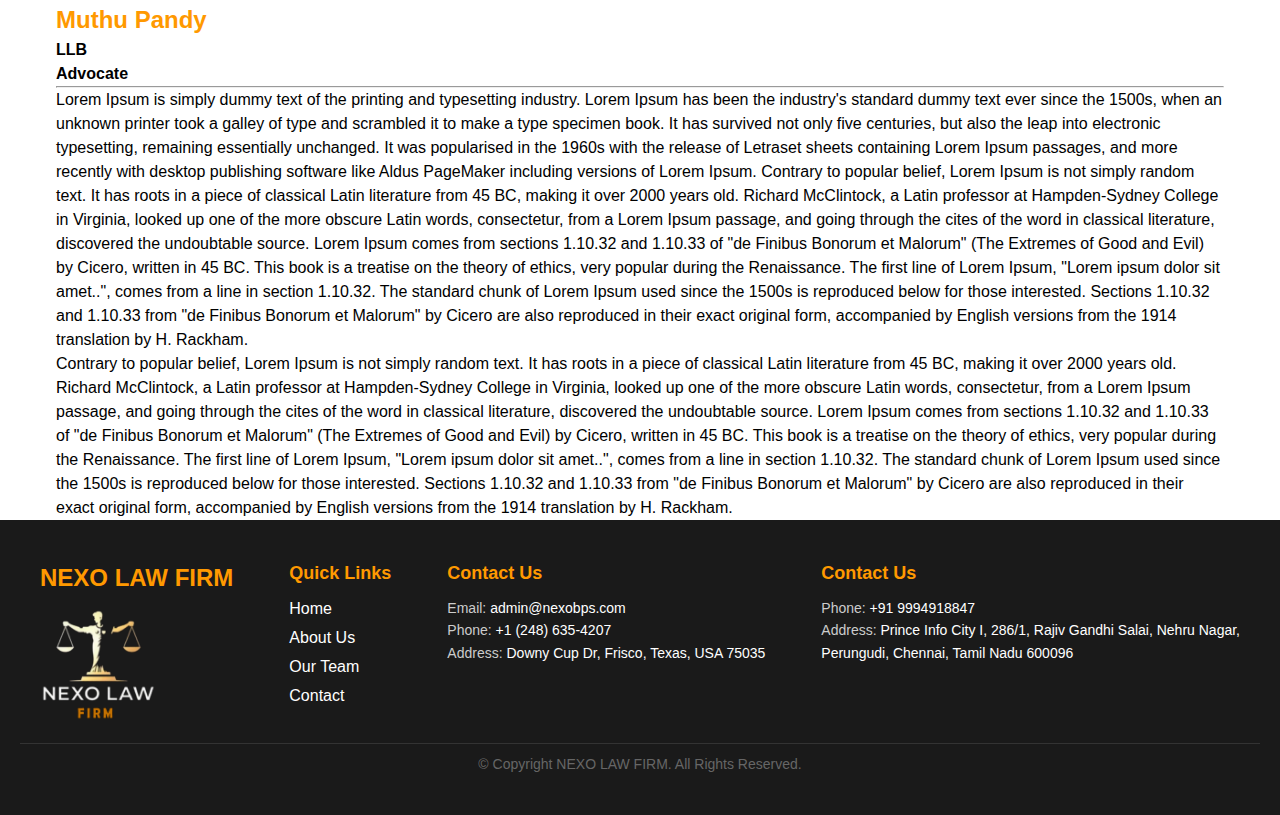
<file: member5.html>
<!DOCTYPE html>
<html lang="en">

<head>
    <meta charset="UTF-8">
    <meta name="viewport" content="width=device-width, initial-scale=1.0">
    <!-- Bootstrap CSS -->
    <link href="https://cdn.jsdelivr.net/npm/bootstrap@5.0.2/dist/css/bootstrap.min.css" rel="stylesheet"
        integrity="sha384-EVSTQN3/azprG1Anm3QDgpJLIm9Nao0Yz1ztcQTwFspd3yD65VohhpuuCOmLASjC" crossorigin="anonymous">

    <!-- Bootstrap JavaScript Bundle -->
    <script src="https://cdn.jsdelivr.net/npm/bootstrap@5.0.2/dist/js/bootstrap.bundle.min.js"
        integrity="sha384-MrcW6ZMFYlzcLA8Nl+NtUVF0sA7MsXsP1UyJoMp4YLEuNSfAP+JcXn/tWtIaxVXM"
        crossorigin="anonymous"></script>

    <!-- Font Awesome CSS -->
    <link rel="stylesheet" href="https://cdnjs.cloudflare.com/ajax/libs/font-awesome/6.4.2/css/all.min.css"
        integrity="sha512-z3gLpd7yknf1YoNbCzqRKc4qyor8gaKU1qmn+CShxbuBusANI9QpRohGBreCFkKxLhei6S9CQXFEbbKuqLg0DA=="
        crossorigin="anonymous" referrerpolicy="no-referrer" />




    <!-- jQuery -->
    <script src="https://cdnjs.cloudflare.com/ajax/libs/jquery/3.3.0/jquery.min.js"
        integrity="sha512-b6lGn9+1aD2DgwZXuSY4BhhdrDURVzu7f/PASu4H1i5+CRpEalOOz/HNhgmxZTK9lObM1Q7ZG9jONPYz8klIMg=="
        crossorigin="anonymous" referrerpolicy="no-referrer"></script>
    <link rel="stylesheet" href="layout.css">
    <link rel="stylesheet" href="Style.css">
    <link rel="icon" type="image/x-icon" href="Images/Logo.png">

</head>

<body>
    <header class="">
        <nav class="ix-nav ix-moved navbar bg-dark navbar-expand-lg justify-content-center">
            <div class="container mx-4 px-5">
                <div class="logo mx-2">
                    <a class="navbar-brand" href="index.html">
                        <img src="Images/Logo.png" alt="Law Firm Logo" class="logo" style="height:13vh;">
                    </a>
                </div>
                <button class="navbar-toggler custom-toggler" type="button" data-bs-toggle="collapse"
                    data-bs-target="#navbarNav" aria-controls="navbarNav" aria-expanded="false"
                    aria-label="Toggle navigation">
                    <i class="fa-solid text-white fa-bars"></i>
                </button>

                <div class="collapse navbar-collapse" id="navbarNav">
                    <ul class="navbar-nav ms-auto">
                        <li class="nav-item">
                            <a class="nav-link" href="About.html">About Us</a>
                        </li>
                        <li class="nav-item">
                            <a class="nav-link" href="Practice.html">Practice Areas</a>
                        </li>
                        <li class="nav-item ">
                            <a class="nav-link" href="Publications.html">Publications</a>
                        </li>
                        <li class="nav-item ">
                            <a class="nav-link" href="InternationalDesk.html">International Desk</a>
                        </li>
                        <li class="nav-item active">
                            <a class="nav-link" href="OurTeam.html">Our Team</a>
                        </li>
                        <!-- <li class="nav-item">
                            <a class="nav-link" href="Policy.html">Firm Policy</a>
                        </li> -->
                        <li class="nav-item ">
                            <a class="nav-link" href="Contact.html">Contact Us</a>
                        </li>
                    </ul>
                </div>
            </div>
        </nav>
    </header>

    <div class="container-fluid p-0">
        <section class="section about-section p-5" id="about">
            <div class="container bootdey">
                <div class="wrap row clearfix">
                    <!--Avatar -->
                    <div class="col-sm-4 col-xs-12 ">
                        <div class="avatar col-12 ">
                            <div class="d-flex justify-content-center">
                                <img src="Images/MuthuPandy.png" alt="" />
                            </div>
                        </div>
                        <div class="avatar contact-detail col-12 mt-4">
                            <div class="img-thumbnail bg-dark p-3">
                                <h3>Get <span class="head-text">in Touch</span></h3>
                                <p>Please feel free to contact us. We will get back to you with 1-2 business days. </p>
                                <hr>
                                <div class=" mb-4">
                                    <i class="fa-solid fa-phone me-3"></i><a class="mob-num"
                                        href="tel:+919876543210">+91 9876543210</a>
                                </div>
                                <div class=" mb-4">
                                    <i class="fa-solid fa-envelope me-3"></i><a class="mail"
                                        href="mailto:info@gmail.com">info@gmail.com</a>
                                </div>
                                <div class=" mb-4">
                                    <i class="fa-brands fa-linkedin me-3"></i><a class="mail"
                                        href="mailto:info@gmail.com">info@linkedin.com</a>
                                </div>
                                <div class="d-flex mb-4">
                                    <i class="fa-solid fa-location-dot me-3"></i>
                                    <address>
                                        <a href="https://www.google.com/maps/place/Downy+Cup+Dr,+Frisco,+1st+Floor,+TX+75035"
                                            target="_blank" class="us-address">
                                            DALLAS,<br>
                                            Texas,<br>
                                            75035.
                                        </a>
                                    </address>
                                </div>
                            </div>
                        </div>
                    </div>
                    <!-- End Avatar -->
                    <div class="col-sm-8 col-xs-12">
                        <div class="col-xs-12 content">
                            <h2 class="member-name">Muthu Pandy</h2>
                            <h4 class="text-secondary">LLB</h4>
                            <h4 class="text-secondary">Advocate</h4>
                            <hr>
                            <p>
                                Lorem Ipsum is simply dummy text of the printing and typesetting industry. Lorem Ipsum
                                has been the industry's standard dummy text ever since the 1500s, when an unknown
                                printer took a galley of type and scrambled it to make a type specimen book. It has
                                survived not only five centuries, but also the leap into electronic typesetting,
                                remaining essentially unchanged. It was popularised in the 1960s with the release of
                                Letraset sheets containing Lorem Ipsum passages, and more recently with desktop
                                publishing software like Aldus PageMaker including versions of Lorem Ipsum.
                                Contrary to popular belief, Lorem Ipsum is not simply random text. It has roots in a
                                piece of classical Latin literature from 45 BC, making it over 2000 years old. Richard
                                McClintock, a Latin professor at Hampden-Sydney College in Virginia, looked up one of
                                the more obscure Latin words, consectetur, from a Lorem Ipsum passage, and going through
                                the cites of the word in classical literature, discovered the undoubtable source. Lorem
                                Ipsum comes from sections 1.10.32 and 1.10.33 of "de Finibus Bonorum et Malorum" (The
                                Extremes of Good and Evil) by Cicero, written in 45 BC. This book is a treatise on the
                                theory of ethics, very popular during the Renaissance. The first line of Lorem Ipsum,
                                "Lorem ipsum dolor sit amet..", comes from a line in section 1.10.32.

                                The standard chunk of Lorem Ipsum used since the 1500s is reproduced below for those
                                interested. Sections 1.10.32 and 1.10.33 from "de Finibus Bonorum et Malorum" by Cicero
                                are also reproduced in their exact original form, accompanied by English versions from
                                the 1914 translation by H. Rackham.
                            </p>
                            <p>
                                Contrary to popular belief, Lorem Ipsum is not simply random text. It has roots in a
                                piece of classical Latin literature from 45 BC, making it over 2000 years old. Richard
                                McClintock, a Latin professor at Hampden-Sydney College in Virginia, looked up one of
                                the more obscure Latin words, consectetur, from a Lorem Ipsum passage, and going through
                                the cites of the word in classical literature, discovered the undoubtable source. Lorem
                                Ipsum comes from sections 1.10.32 and 1.10.33 of "de Finibus Bonorum et Malorum" (The
                                Extremes of Good and Evil) by Cicero, written in 45 BC. This book is a treatise on the
                                theory of ethics, very popular during the Renaissance. The first line of Lorem Ipsum,
                                "Lorem ipsum dolor sit amet..", comes from a line in section 1.10.32.

                                The standard chunk of Lorem Ipsum used since the 1500s is reproduced below for those
                                interested. Sections 1.10.32 and 1.10.33 from "de Finibus Bonorum et Malorum" by Cicero
                                are also reproduced in their exact original form, accompanied by English versions from
                                the 1914 translation by H. Rackham.
                            </p>
                        </div>
                    </div>
                </div>
            </div>
        </section>
        <div id="sy-whatshelp">
            <div class="sywh-services">
                <a href="#" class="messenger" data-tooltip="Livechat" data-placement="left" target="_blank">
                    <i class="fa fa-comments"></i>
                </a>
                <a href="#" class="whatsapp" data-tooltip="WhatsApp" data-placement="left" target="_blank">
                    <i class="fa-brands fa-whatsapp"></i>
                </a>
                <a href="#" class="call" data-tooltip="Call" data-placement="left">
                    <i class="fa fa-phone"></i>
                </a>
            </div>
            <a class="sywh-open-services" data-placement="left">
                <i class="fa fa-comments"></i>
                <i class="fa fa-times"></i>
            </a>
        </div>





    </div>
    <footer class="footer">
        <div class="footer-container">
            <div class="footer-logo">
                <h2>NEXO LAW FIRM</h2>
                <div class="d-flex justify-content-center">
                    <a class="navbar-brand" href="index.html">
                        <img src="Images/Logo.png" alt="Law Firm Logo" class="logo" style="height:13vh;">
                    </a>
                </div>
            </div>
            <div class="footer-links"style="text-align:left;">
                <h3>Quick Links</h3>
                <ul>
                    <li><a href="index.html">Home</a></li>
                    <li><a href="About.html">About Us</a></li>
                    <li><a href="OurTeam.html">Our Team</a></li>
                    <li><a href="">Contact</a></li>
                </ul>
            </div>
            <div class="footer-contact"style="text-align:left;">
                <h3>Contact Us</h3>
                <p>Email: <a href="mailto:krishtna.ar@gmail.com">admin@nexobps.com</a></p>
                <p>Phone: <a href="tel:+19452570200">+1 (248) 635-4207</a></p>
                <p >Address:
                    <a href="https://www.google.com/maps/place/Downy+Cup+Dr,+Frisco,+Texas,+USA+75035/" target="_blank">
                        Downy Cup Dr, Frisco, Texas, USA 75035
                    </a>
                </p>
            </div>
            <div class="footer-contact"style="text-align:left;">                                            
                <h3>Contact Us</h3>
                <p>Phone: <a href="tel:+19452570200">+91 9994918847</a></p>
                <p>Address:
                    <a href="https://www.google.com/maps/place/Regus+-+Chennai,+Prince+Infocity+I/@12.9684625,80.2465307,14z/data=!3m1!5s0x3a525d6caeb713df:0x4f6f1d9487b57936!4m15!1m8!3m7!1s0x3a525d6cbd0d15c1:0x1491a0def9d7b61a!2sPrince+Info+City+I,+286%2F1,+Rajiv+Gandhi+Salai,+Nehru+Nagar,+Perungudi,+Chennai,+Tamil+Nadu+600096!3b1!8m2!3d12.9687355!4d80.2479013!16s%2Fg%2F11n6sq56fw!3m5!1s0x3a525d6b25014c2d:0x60b2a36838a08aba!8m2!3d12.9687!4d80.2481!16s%2Fg%2F11b6hq2ryg?entry=ttu&g_ep=EgoyMDI1MDExNS4wIKXMDSoASAFQAw%3D%3D" target="_blank">
                        Prince Info City I, 286/1, Rajiv Gandhi Salai, Nehru Nagar,<br>
                        Perungudi, Chennai, Tamil Nadu 600096
                    </a>
                </p>
            </div>
        </div>
        <div class="footer-bottom">
            <p>© Copyright <span id="currentYear"></span> NEXO LAW FIRM. All Rights Reserved.</p>
        </div>
    </footer>

    <script src="script.js"></script>

</body>

</html>
</file>
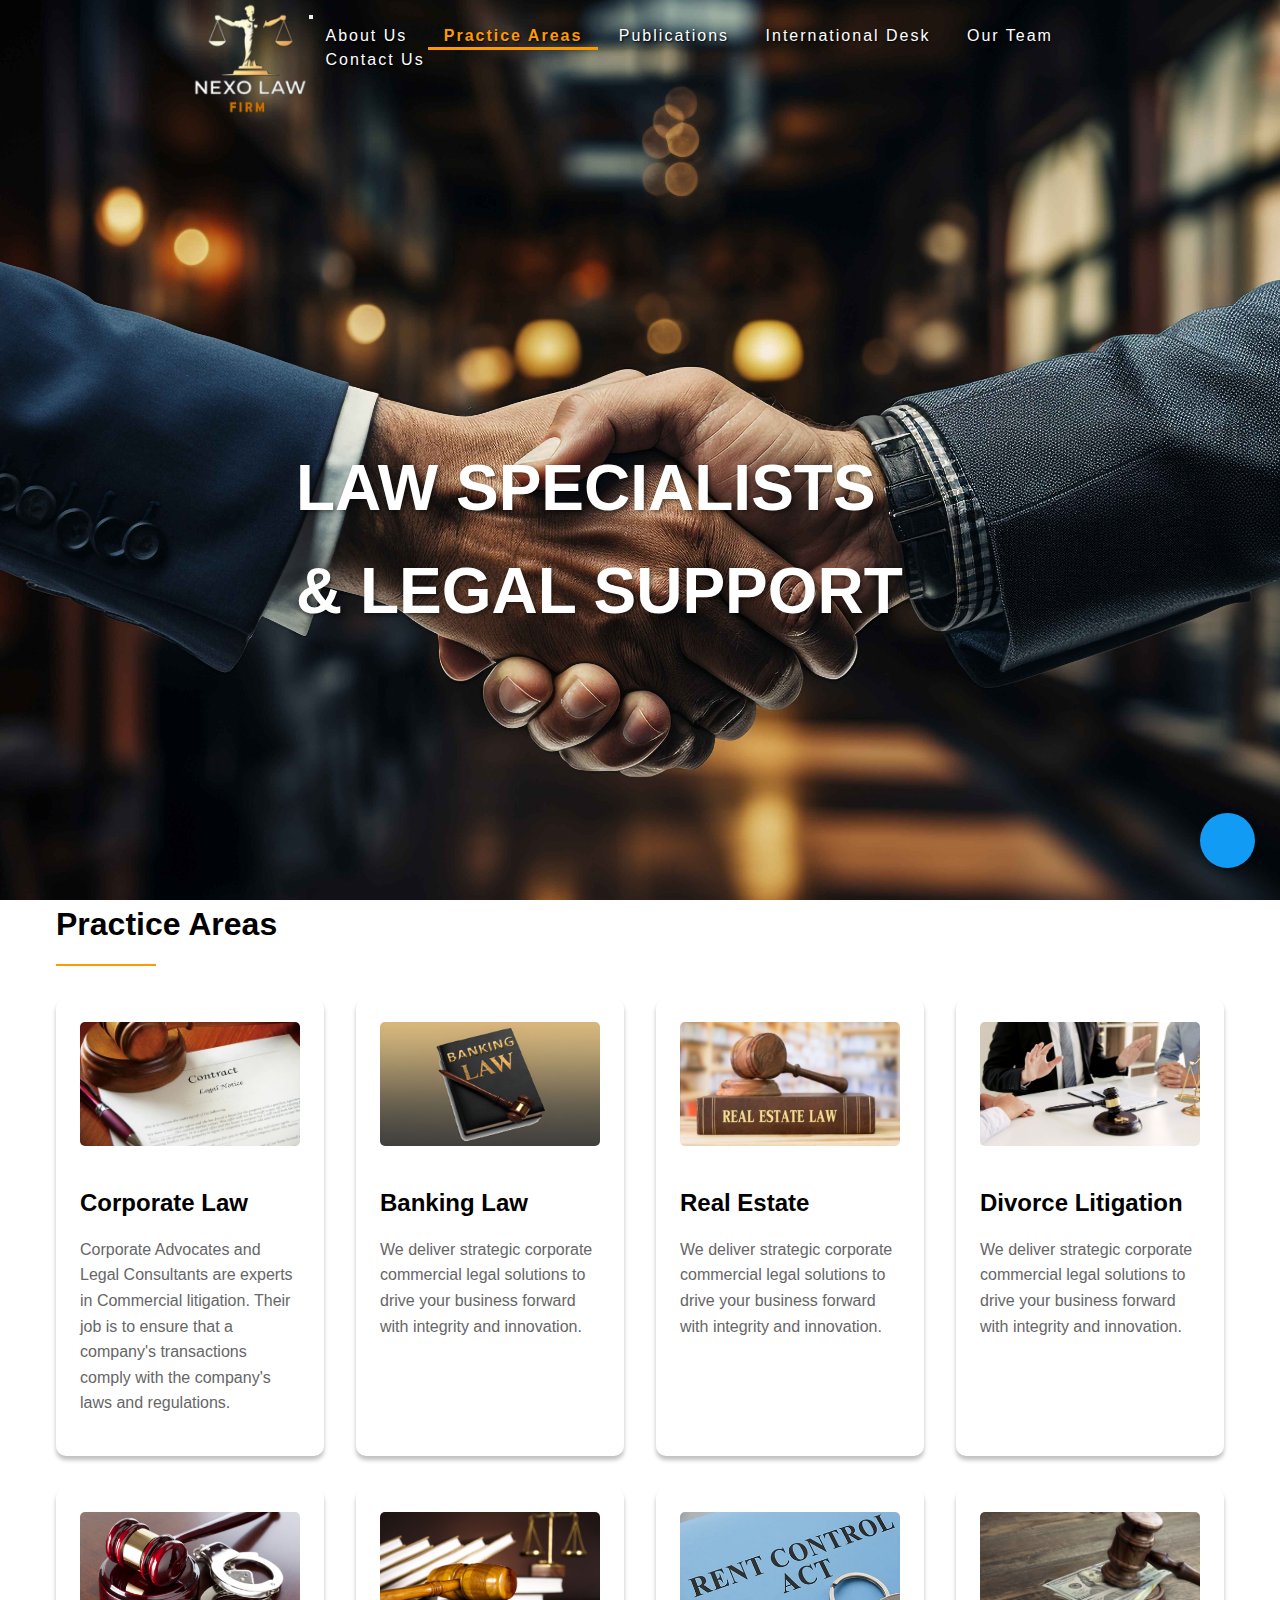
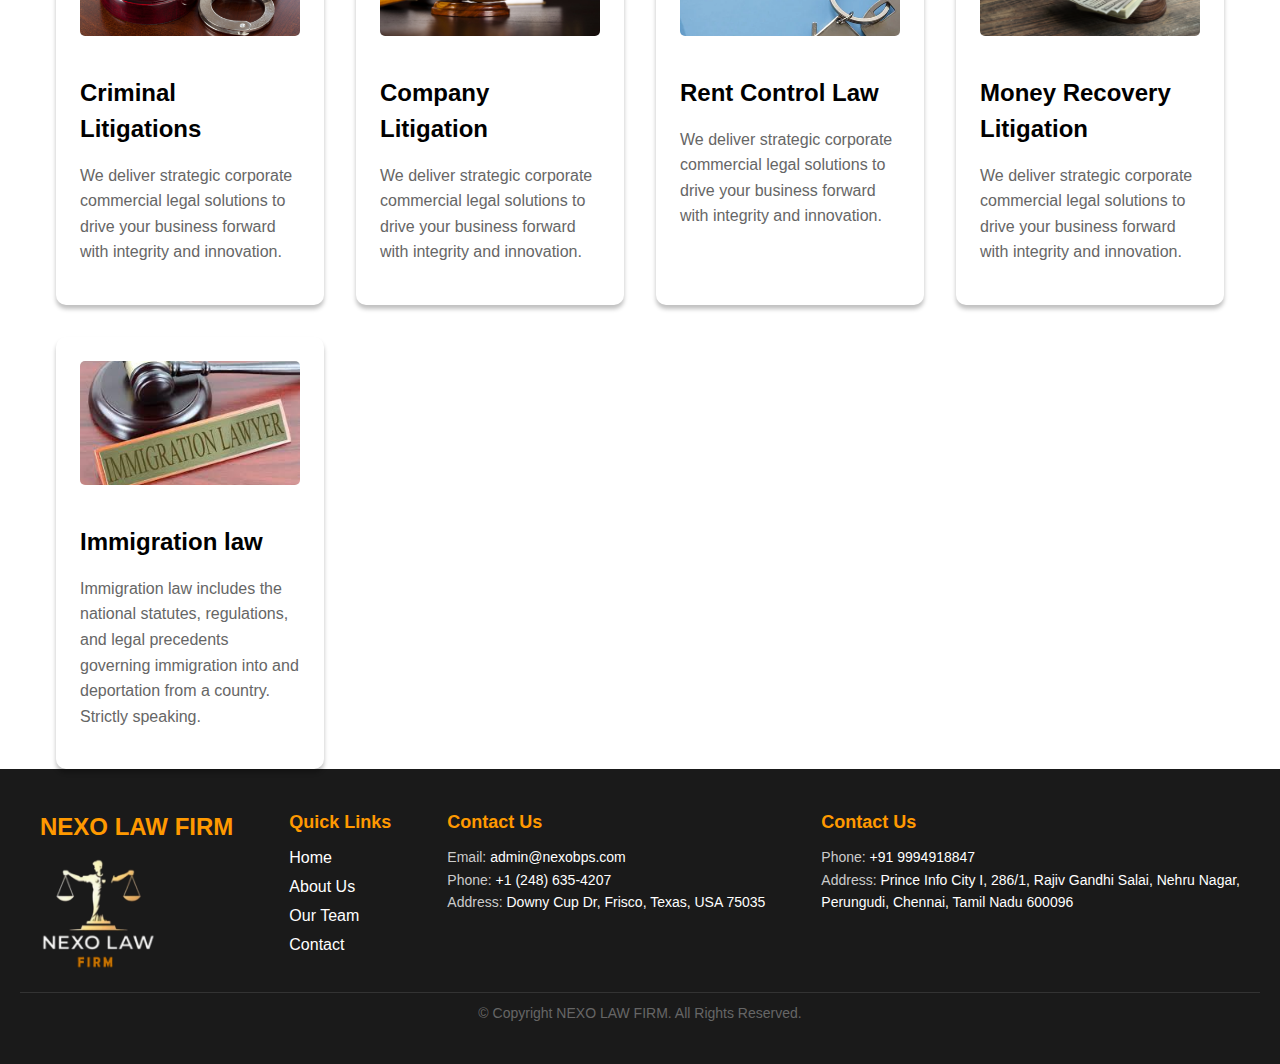
<file: Practice.html>
<!DOCTYPE html>
<html lang="en">

<head>
    <meta charset="UTF-8">
    <meta name="viewport" content="width=device-width, initial-scale=1.0">
    <!-- Bootstrap CSS -->
    <link href="https://cdn.jsdelivr.net/npm/bootstrap@5.0.2/dist/css/bootstrap.min.css" rel="stylesheet"
        integrity="sha384-EVSTQN3/azprG1Anm3QDgpJLIm9Nao0Yz1ztcQTwFspd3yD65VohhpuuCOmLASjC" crossorigin="anonymous">

    <!-- Bootstrap JavaScript Bundle -->
    <script src="https://cdn.jsdelivr.net/npm/bootstrap@5.0.2/dist/js/bootstrap.bundle.min.js"
        integrity="sha384-MrcW6ZMFYlzcLA8Nl+NtUVF0sA7MsXsP1UyJoMp4YLEuNSfAP+JcXn/tWtIaxVXM"
        crossorigin="anonymous"></script>

    <!-- Font Awesome CSS -->
    <link rel="stylesheet" href="https://cdnjs.cloudflare.com/ajax/libs/font-awesome/6.4.2/css/all.min.css"
        integrity="sha512-z3gLpd7yknf1YoNbCzqRKc4qyor8gaKU1qmn+CShxbuBusANI9QpRohGBreCFkKxLhei6S9CQXFEbbKuqLg0DA=="
        crossorigin="anonymous" referrerpolicy="no-referrer" />




    <!-- jQuery -->
    <script src="https://cdnjs.cloudflare.com/ajax/libs/jquery/3.3.0/jquery.min.js"
        integrity="sha512-b6lGn9+1aD2DgwZXuSY4BhhdrDURVzu7f/PASu4H1i5+CRpEalOOz/HNhgmxZTK9lObM1Q7ZG9jONPYz8klIMg=="
        crossorigin="anonymous" referrerpolicy="no-referrer"></script>
    <link rel="stylesheet" href="layout.css">
    <link rel="stylesheet" href="Style.css">
    <link rel="icon" type="image/x-icon" href="Images/Logo.png">
</head>

<body>
    <header class="mainheader Practice-hdr">
        <!-- <video autoplay="autoplay" loop="" muted="" playsinline="" id="bg-video" class="vd-width"><source src="img/homepage.mp4" type="video/mp4"></video> -->
        <!-- =================---Desktop----====================== -->
        <nav class="ix-nav ix-moved navbar navbar-expand-lg justify-content-center">
            <div class="container mx-4 px-5">
                <div class="logo mx-2">
                    <a class="navbar-brand" href="index.html">
                        <img src="Images/Logo.png" alt="Law Firm Logo" class="logo" style="height:13vh;">
                    </a>
                </div>
                <button class="navbar-toggler custom-toggler" type="button" data-bs-toggle="collapse"
                    data-bs-target="#navbarNav" aria-controls="navbarNav" aria-expanded="false"
                    aria-label="Toggle navigation">
                    <i class="fa-solid text-white fa-bars"></i>
                </button>

                <div class="collapse navbar-collapse" id="navbarNav">
                    <ul class="navbar-nav ms-auto">
                        <li class="nav-item ">
                            <a class="nav-link" href="About.html">About Us</a>
                        </li>
                        <li class="nav-item active">
                            <a class="nav-link" href="Practice.html">Practice Areas</a>
                        </li>
                        <li class="nav-item ">
                            <a class="nav-link" href="Publications.html">Publications</a>
                        </li>
                        <li class="nav-item ">
                            <a class="nav-link" href="InternationalDesk.html">International Desk</a>
                        </li>
                        <li class="nav-item ">
                            <a class="nav-link" href="OurTeam.html">Our Team</a>
                        </li>
                        <!-- <li class="nav-item">
                            <a class="nav-link" href="Policy.html">Firm Policy</a>
                        </li> -->
                        <li class="nav-item ">
                            <a class="nav-link" href="Contact.html">Contact Us</a>
                        </li>
                    </ul>
                </div>
            </div>
        </nav>
        <div class="hero-overlay">

            <div class="hero-content">
                <h1 class="hero-title">LAW SPECIALISTS </h1>
                <h2 class="hero-subtitle">& LEGAL SUPPORT</h2>
            </div>
        </div>
    </header>

    <div class="container-fluid p-0">
        <section id="practice" class="section pt-5" aria-label="Practice Areas">
            <div class="container  mb-5">
                <h2 class="section-title">Practice Areas</h2>
                <div class="section-divider"></div>
                <div class="grid">
                    <div class="card">
                        <img src="Images/Practice01.webp" alt="Corporate Law" class="card-image">
                        <h3 class="card-title">Corporate Law</h3>
                        <p class="card-text">Corporate Advocates and Legal Consultants are experts in Commercial
                            litigation. Their job is to ensure that a company's transactions comply with the
                            company's
                            laws and regulations.</p>
                    </div>
                    <div class="card">
                        <img src="Images/Practice02.jpg" alt="Banking Law" class="card-image">
                        <h3 class="card-title">Banking Law</h3>
                        <p class="card-text">We deliver strategic corporate commercial legal solutions to drive your
                            business forward with integrity and innovation.</p>
                    </div>
                    <div class="card">
                        <img src="Images/Practice03.webp" alt="Real Estate Law" class="card-image">
                        <h3 class="card-title">Real Estate</h3>
                        <p class="card-text">We deliver strategic corporate commercial legal solutions to drive your
                            business forward with integrity and innovation.</p>
                    </div>
                    <div class="card">
                        <img src="Images/Practice04.png" alt="Real Estate Law" class="card-image">
                        <h3 class="card-title">Divorce Litigation</h3>
                        <p class="card-text">We deliver strategic corporate commercial legal solutions to drive your
                            business forward with integrity and innovation.</p>
                    </div>
                    <div class="card">
                        <img src="Images/Practice05.png" alt="Real Estate Law" class="card-image">
                        <h3 class="card-title">Criminal Litigations</h3>
                        <p class="card-text">We deliver strategic corporate commercial legal solutions to drive your
                            business forward with integrity and innovation.</p>
                    </div>
                    <div class="card">
                        <img src="Images/Practice06.jpg" alt="Real Estate Law" class="card-image">
                        <h3 class="card-title">Company Litigation</h3>
                        <p class="card-text">We deliver strategic corporate commercial legal solutions to drive your
                            business forward with integrity and innovation.</p>
                    </div>
                    <div class="card">
                        <img src="Images/Practice07.webp" alt="Real Estate Law" class="card-image">
                        <h3 class="card-title">Rent Control Law</h3>
                        <p class="card-text">We deliver strategic corporate commercial legal solutions to drive your
                            business forward with integrity and innovation.</p>
                    </div>
                    <div class="card">
                        <img src="Images/Practice08.png" alt="Real Estate Law" class="card-image">
                        <h3 class="card-title">Money Recovery Litigation</h3>
                        <p class="card-text">We deliver strategic corporate commercial legal solutions to drive your
                            business forward with integrity and innovation.</p>
                    </div>
                    <div class="card">
                        <img src="Images/Practice11.jpeg" alt="propertylaw" class="card-image">
                        <h3 class="card-title">Immigration law </h3>
                        <p class="card-text">Immigration law includes the national statutes, regulations, and legal 
                            precedents governing immigration into and deportation from a country. Strictly speaking.</p>
                    </div>
                </div>
            </div>
        </section>
        <div id="sy-whatshelp">
            <div class="sywh-services">
              <a href="#" class="messenger" data-tooltip="Livechat" data-placement="left" target="_blank">
                <i class="fa fa-comments"></i>
              </a>
              <a href="#" class="whatsapp" data-tooltip="WhatsApp" data-placement="left" target="_blank">
                <i class="fa-brands fa-whatsapp"></i>
              </a>
              <a href="#" class="call" data-tooltip="Call" data-placement="left">
                <i class="fa fa-phone"></i>
              </a>
            </div>
            <a class="sywh-open-services" data-placement="left">
              <i class="fa fa-comments"></i>
              <i class="fa fa-times"></i>
            </a>
          </div>



    </div>
    <footer class="footer">
        <div class="footer-container">
            <div class="footer-logo">
                <h2>NEXO LAW FIRM</h2>
                <div class="d-flex justify-content-center">
                    <a class="navbar-brand" href="index.html">
                        <img src="Images/Logo.png" alt="Law Firm Logo" class="logo" style="height:13vh;">
                    </a>
                </div>
            </div>
            <div class="footer-links"style="text-align:left;">
                <h3>Quick Links</h3>
                <ul>
                    <li><a href="index.html">Home</a></li>
                    <li><a href="About.html">About Us</a></li>
                    <li><a href="OurTeam.html">Our Team</a></li>
                    <li><a href="">Contact</a></li>
                </ul>
            </div>
            <div class="footer-contact"style="text-align:left;">
                <h3>Contact Us</h3>
                <p>Email: <a href="mailto:krishtna.ar@gmail.com">admin@nexobps.com</a></p>
                <p>Phone: <a href="tel:+19452570200">+1 (248) 635-4207</a></p>
                <p >Address:
                    <a href="https://www.google.com/maps/place/Downy+Cup+Dr,+Frisco,+Texas,+USA+75035/" target="_blank">
                        Downy Cup Dr, Frisco, Texas, USA 75035
                    </a>
                </p>
            </div>
            <div class="footer-contact"style="text-align:left;">                                            
                <h3>Contact Us</h3>
                <p>Phone: <a href="tel:+19452570200">+91 9994918847</a></p>
                <p>Address:
                    <a href="https://www.google.com/maps/place/Regus+-+Chennai,+Prince+Infocity+I/@12.9684625,80.2465307,14z/data=!3m1!5s0x3a525d6caeb713df:0x4f6f1d9487b57936!4m15!1m8!3m7!1s0x3a525d6cbd0d15c1:0x1491a0def9d7b61a!2sPrince+Info+City+I,+286%2F1,+Rajiv+Gandhi+Salai,+Nehru+Nagar,+Perungudi,+Chennai,+Tamil+Nadu+600096!3b1!8m2!3d12.9687355!4d80.2479013!16s%2Fg%2F11n6sq56fw!3m5!1s0x3a525d6b25014c2d:0x60b2a36838a08aba!8m2!3d12.9687!4d80.2481!16s%2Fg%2F11b6hq2ryg?entry=ttu&g_ep=EgoyMDI1MDExNS4wIKXMDSoASAFQAw%3D%3D" target="_blank">
                        Prince Info City I, 286/1, Rajiv Gandhi Salai, Nehru Nagar,<br>
                        Perungudi, Chennai, Tamil Nadu 600096
                    </a>
                </p>
            </div>
        </div>
        <div class="footer-bottom">
            <p>© Copyright <span id="currentYear"></span> NEXO LAW FIRM. All Rights Reserved.</p>
        </div>
    </footer>

    <script src="script.js"></script>

</body>

</html>
</file>
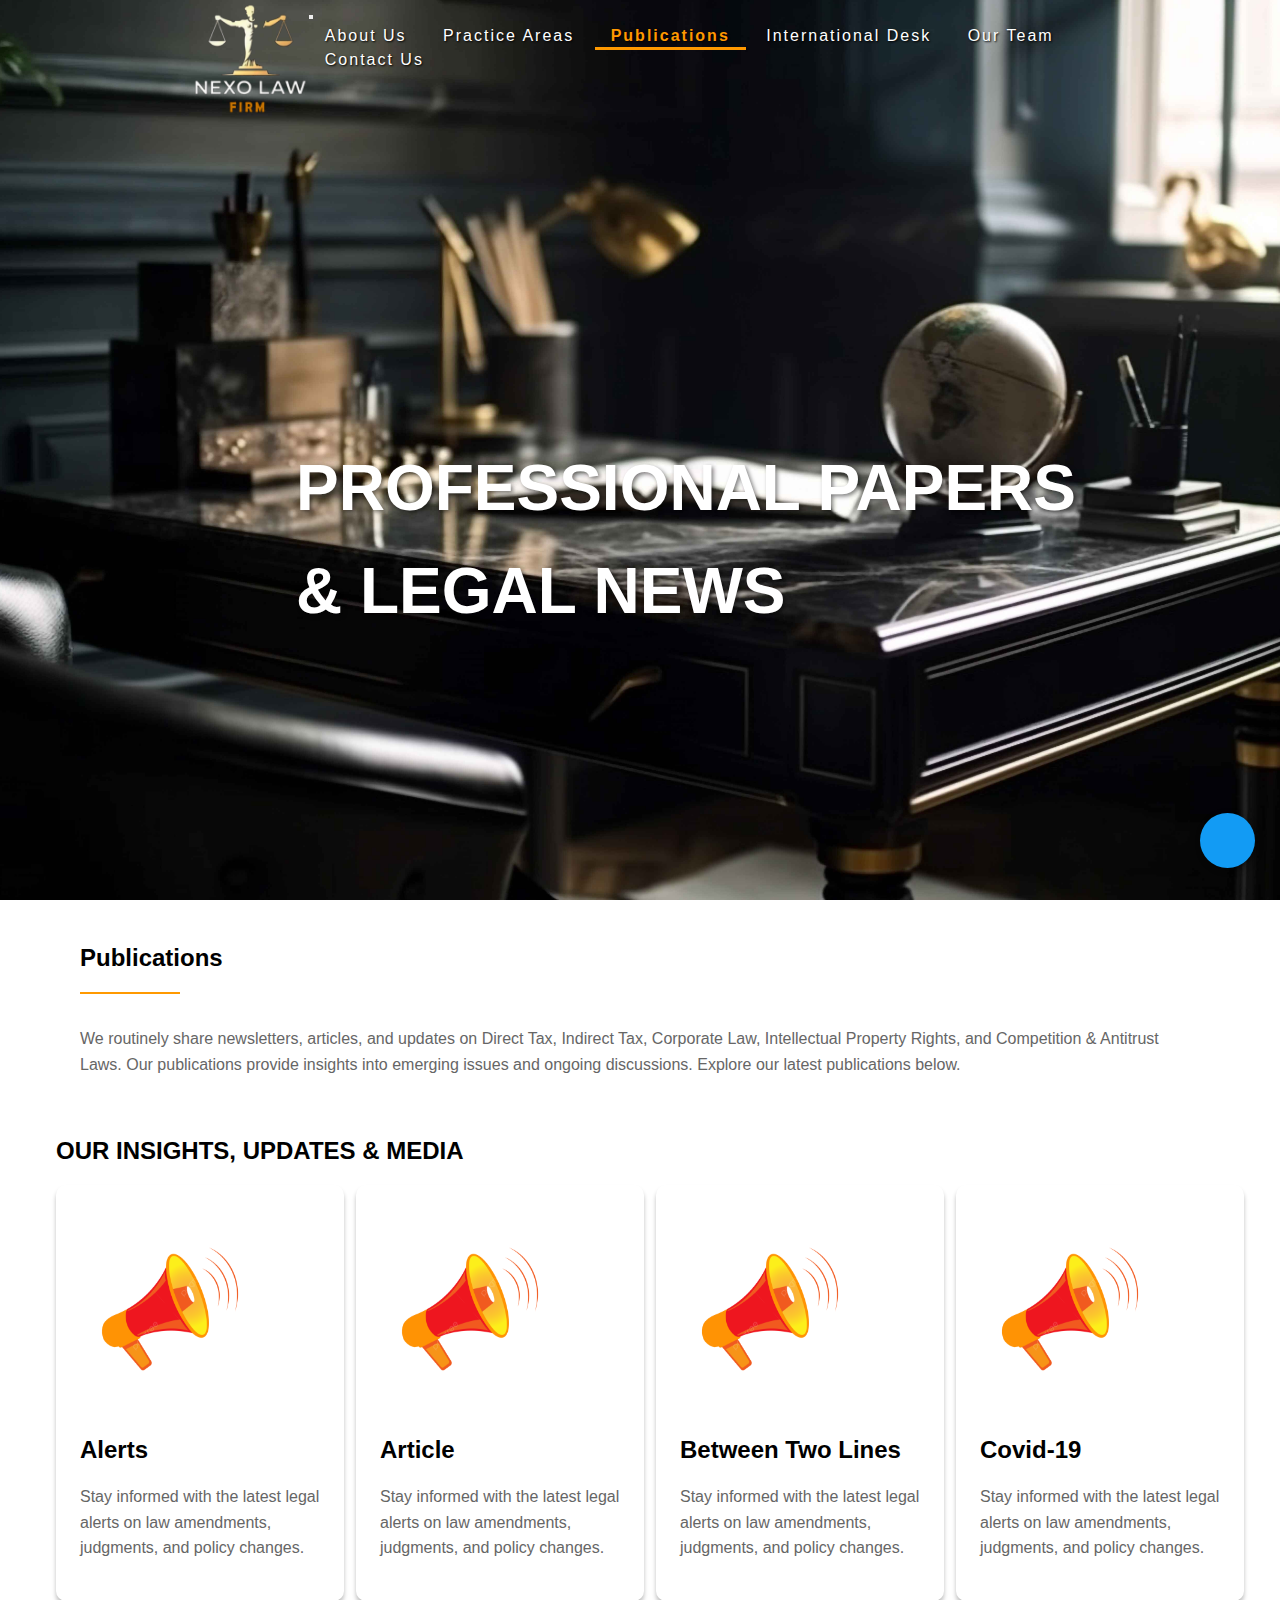
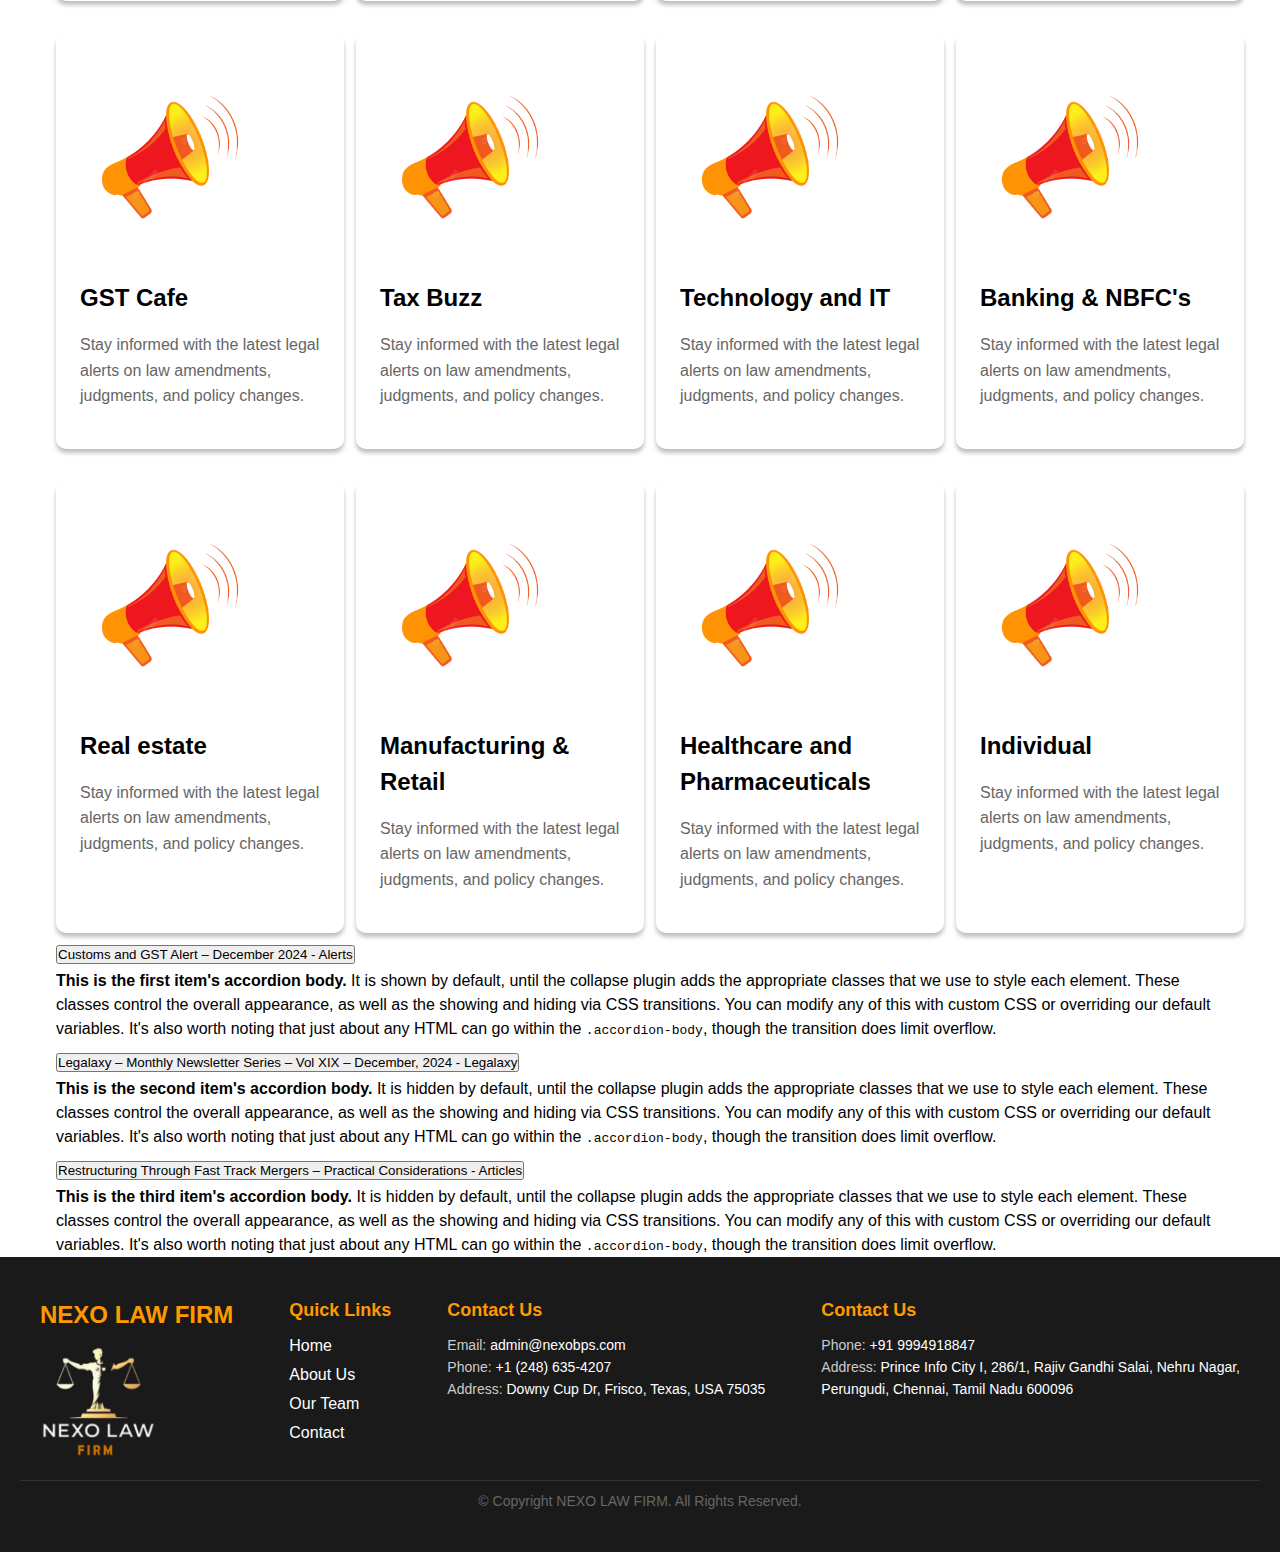
<file: Publications.html>
<!DOCTYPE html>
<html lang="en">

<head>
    <meta charset="UTF-8">
    <meta name="viewport" content="width=device-width, initial-scale=1.0">
    <!-- Bootstrap CSS -->
    <link href="https://cdn.jsdelivr.net/npm/bootstrap@5.0.2/dist/css/bootstrap.min.css" rel="stylesheet"
        integrity="sha384-EVSTQN3/azprG1Anm3QDgpJLIm9Nao0Yz1ztcQTwFspd3yD65VohhpuuCOmLASjC" crossorigin="anonymous">

    <!-- Bootstrap JavaScript Bundle -->
    <script src="https://cdn.jsdelivr.net/npm/bootstrap@5.0.2/dist/js/bootstrap.bundle.min.js"
        integrity="sha384-MrcW6ZMFYlzcLA8Nl+NtUVF0sA7MsXsP1UyJoMp4YLEuNSfAP+JcXn/tWtIaxVXM"
        crossorigin="anonymous"></script>

    <!-- Font Awesome CSS -->
    <link rel="stylesheet" href="https://cdnjs.cloudflare.com/ajax/libs/font-awesome/6.4.2/css/all.min.css"
        integrity="sha512-z3gLpd7yknf1YoNbCzqRKc4qyor8gaKU1qmn+CShxbuBusANI9QpRohGBreCFkKxLhei6S9CQXFEbbKuqLg0DA=="
        crossorigin="anonymous" referrerpolicy="no-referrer" />




    <!-- jQuery -->
    <script src="https://cdnjs.cloudflare.com/ajax/libs/jquery/3.3.0/jquery.min.js"
        integrity="sha512-b6lGn9+1aD2DgwZXuSY4BhhdrDURVzu7f/PASu4H1i5+CRpEalOOz/HNhgmxZTK9lObM1Q7ZG9jONPYz8klIMg=="
        crossorigin="anonymous" referrerpolicy="no-referrer"></script>
    <link rel="stylesheet" href="layout.css">
    <link rel="stylesheet" href="Style.css">
    <link rel="icon" type="image/x-icon" href="Images/Logo.png">

</head>

<body>
    <header class="mainheader Publications-hdr">
        <!-- <video autoplay="autoplay" loop="" muted="" playsinline="" id="bg-video" class="vd-width"><source src="img/homepage.mp4" type="video/mp4"></video> -->
        <!-- =================---Desktop----====================== -->
        <nav class="ix-nav ix-moved navbar navbar-expand-lg justify-content-center">
            <div class="container mx-4 px-5">
                <div class="logo mx-2">
                    <a class="navbar-brand" href="index.html">
                        <img src="Images/Logo.png" alt="Law Firm Logo" class="logo" style="height:13vh;">
                    </a>
                </div>
                <button class="navbar-toggler custom-toggler" type="button" data-bs-toggle="collapse"
                    data-bs-target="#navbarNav" aria-controls="navbarNav" aria-expanded="false"
                    aria-label="Toggle navigation">
                    <i class="fa-solid text-white fa-bars"></i>
                </button>

                <div class="collapse navbar-collapse" id="navbarNav">
                  <ul class="navbar-nav ms-auto">
                      <li class="nav-item ">
                          <a class="nav-link" href="About.html">About Us</a>
                      </li>
                      <li class="nav-item">
                          <a class="nav-link" href="Practice.html">Practice Areas</a>
                      </li>
                      <li class="nav-item active">
                          <a class="nav-link" href="Publications.html">Publications</a>
                      </li>
                      <li class="nav-item ">
                        <a class="nav-link" href="InternationalDesk.html">International Desk</a>
                    </li>
                    <li class="nav-item ">
                      <a class="nav-link" href="OurTeam.html">Our Team</a>
                  </li>
                      <!-- <li class="nav-item">
                          <a class="nav-link" href="Policy.html">Firm Policy</a>
                      </li> -->
                      <li class="nav-item ">
                          <a class="nav-link" href="Contact.html">Contact Us</a>
                      </li>
                  </ul>
              </div>
            </div>
        </nav>
        <div class="hero-overlay">

            <div class="hero-content">
                <h1 class="hero-title">PROFESSIONAL PAPERS </h1>
                <h2 class="hero-subtitle">& LEGAL NEWS</h2>
            </div>
        </div>
    </header>

    <div class="container-fluid p-0">

        <section id="about" class="section pt-5" aria-label="About Us">
            <div class="container">
                <div class="grid">
                    <div class="card" style=" box-shadow:none;border:none;">
                        <h3 class="section-title card-title">Publications</h3>
                        <div class="section-divider"></div>
                        <p class="card-text">We routinely share newsletters, articles, and updates on Direct Tax,
                            Indirect Tax, Corporate Law, Intellectual Property Rights, and Competition & Antitrust Laws.
                            Our publications provide insights into emerging issues and ongoing discussions. Explore our
                            latest publications below.</p>

                    </div>

                </div>
                <h3 class="section-title card-title text-center  my-4">OUR INSIGHTS, UPDATES & MEDIA</h3>
                <div class="grid">
                    <div class="card" style="width: 18rem;">
                        <img src="Images/Speakers.png" class="card-img-top" alt="..."style="height:200px;width: 180px;">
                        <div class="card-body">
                          <h5 class="card-title">Alerts</h5>
                          <p class="card-text">Stay informed with the latest legal alerts on law amendments, judgments, and policy changes.</p>
                          
                        </div>
                      </div>
                      <div class="card" style="width: 18rem;">
                        <img src="Images/Speakers.png" class="card-img-top" alt="..."style="height:200px;width: 180px;">
                        <div class="card-body">
                          <h5 class="card-title">Article</h5>
                          <p class="card-text">Stay informed with the latest legal alerts on law amendments, judgments, and policy changes.</p>
                          
                        </div>
                      </div>
                      <div class="card" style="width: 18rem;">
                        <img src="Images/Speakers.png" class="card-img-top" alt="..."style="height:200px;width: 180px;">
                        <div class="card-body">
                          <h5 class="card-title">Between Two Lines</h5>
                          <p class="card-text">Stay informed with the latest legal alerts on law amendments, judgments, and policy changes.</p>
                          
                        </div>
                      </div>
                      <div class="card" style="width: 18rem;">
                        <img src="Images/Speakers.png" class="card-img-top" alt="..."style="height:200px;width: 180px;">
                        <div class="card-body">
                          <h5 class="card-title">Covid-19</h5>
                          <p class="card-text">Stay informed with the latest legal alerts on law amendments, judgments, and policy changes.</p>
                          
                        </div>
                      </div>
                      <div class="card" style="width: 18rem;">
                        <img src="Images/Speakers.png" class="card-img-top" alt="..."style="height:200px;width: 180px;">
                        <div class="card-body">
                          <h5 class="card-title">GST Cafe</h5>
                          <p class="card-text">Stay informed with the latest legal alerts on law amendments, judgments, and policy changes.</p>
                          
                        </div>
                      </div>
                      <div class="card" style="width: 18rem;">
                        <img src="Images/Speakers.png" class="card-img-top" alt="..."style="height:200px;width: 180px;">
                        <div class="card-body">
                          <h5 class="card-title">Tax Buzz</h5>
                          <p class="card-text">Stay informed with the latest legal alerts on law amendments, judgments, and policy changes.</p>
                          
                        </div>
                      </div>
                      <div class="card" style="width: 18rem;">
                        <img src="Images/Speakers.png" class="card-img-top" alt="..."style="height:200px;width: 180px;">
                        <div class="card-body">
                          <h5 class="card-title">Technology and IT</h5>
                          <p class="card-text">Stay informed with the latest legal alerts on law amendments, judgments, and policy changes.</p>
                          
                        </div>
                      </div>
                      <div class="card" style="width: 18rem;">
                        <img src="Images/Speakers.png" class="card-img-top" alt="..."style="height:200px;width: 180px;">
                        <div class="card-body">
                          <h5 class="card-title">Banking & NBFC's</h5>
                          <p class="card-text">Stay informed with the latest legal alerts on law amendments, judgments, and policy changes.</p>
                          
                        </div>
                      </div>
                      <div class="card" style="width: 18rem;">
                        <img src="Images/Speakers.png" class="card-img-top" alt="..."style="height:200px;width: 180px;">
                        <div class="card-body">
                          <h5 class="card-title">Real estate</h5>
                          <p class="card-text">Stay informed with the latest legal alerts on law amendments, judgments, and policy changes.</p>
                          
                        </div>
                      </div>
                      <div class="card" style="width: 18rem;">
                        <img src="Images/Speakers.png" class="card-img-top" alt="..."style="height:200px;width: 180px;">
                        <div class="card-body">
                          <h5 class="card-title">Manufacturing & Retail</h5>
                          <p class="card-text">Stay informed with the latest legal alerts on law amendments, judgments, and policy changes.</p>
                          
                        </div>
                      </div>
                      <div class="card" style="width: 18rem;">
                        <img src="Images/Speakers.png" class="card-img-top" alt="..."style="height:200px;width: 180px;">
                        <div class="card-body">
                          <h5 class="card-title">Healthcare and Pharmaceuticals</h5>
                          <p class="card-text">Stay informed with the latest legal alerts on law amendments, judgments, and policy changes.</p>
                          
                        </div>
                      </div>
                      
                      <div class="card" style="width: 18rem;">
                        <img src="Images/Speakers.png" class="card-img-top" alt="..."style="height:200px;width: 180px;">
                        <div class="card-body">
                          <h5 class="card-title">Individual</h5>
                          <p class="card-text">Stay informed with the latest legal alerts on law amendments, judgments, and policy changes.</p>
                          
                        </div>
                      </div>
                </div>
                <div class="my-5">
                    <div class="accordion" id="accordionExample">
                        <div class="accordion-item">
                          <h2 class="accordion-header" id="headingOne">
                            <button class="accordion-button" type="button" data-bs-toggle="collapse" data-bs-target="#collapseOne" aria-expanded="true" aria-controls="collapseOne">
											Customs and GST Alert – December 2024 - 
											Alerts											
                            </button>
                          </h2>
                          <div id="collapseOne" class="accordion-collapse collapse show" aria-labelledby="headingOne" data-bs-parent="#accordionExample">
                            <div class="accordion-body">
                              <strong>This is the first item's accordion body.</strong> It is shown by default, until the collapse plugin adds the appropriate classes that we use to style each element. These classes control the overall appearance, as well as the showing and hiding via CSS transitions. You can modify any of this with custom CSS or overriding our default variables. It's also worth noting that just about any HTML can go within the <code>.accordion-body</code>, though the transition does limit overflow.
                            </div>
                          </div>
                        </div>
                        <div class="accordion-item">
                          <h2 class="accordion-header" id="headingTwo">
                            <button class="accordion-button collapsed" type="button" data-bs-toggle="collapse" data-bs-target="#collapseTwo" aria-expanded="false" aria-controls="collapseTwo">
											Legalaxy – Monthly Newsletter Series – Vol XIX – December, 2024 - 
											Legalaxy											
                            </button>
                          </h2>
                          <div id="collapseTwo" class="accordion-collapse collapse" aria-labelledby="headingTwo" data-bs-parent="#accordionExample">
                            <div class="accordion-body">
                              <strong>This is the second item's accordion body.</strong> It is hidden by default, until the collapse plugin adds the appropriate classes that we use to style each element. These classes control the overall appearance, as well as the showing and hiding via CSS transitions. You can modify any of this with custom CSS or overriding our default variables. It's also worth noting that just about any HTML can go within the <code>.accordion-body</code>, though the transition does limit overflow.
                            </div>
                          </div>
                        </div>
                        <div class="accordion-item">
                          <h2 class="accordion-header" id="headingThree">
                            <button class="accordion-button collapsed" type="button" data-bs-toggle="collapse" data-bs-target="#collapseThree" aria-expanded="false" aria-controls="collapseThree">
											Restructuring Through Fast Track Mergers – Practical Considerations - 
											Articles											
                            </button>
                          </h2>
                          <div id="collapseThree" class="accordion-collapse collapse" aria-labelledby="headingThree" data-bs-parent="#accordionExample">
                            <div class="accordion-body">
                              <strong>This is the third item's accordion body.</strong> It is hidden by default, until the collapse plugin adds the appropriate classes that we use to style each element. These classes control the overall appearance, as well as the showing and hiding via CSS transitions. You can modify any of this with custom CSS or overriding our default variables. It's also worth noting that just about any HTML can go within the <code>.accordion-body</code>, though the transition does limit overflow.
                            </div>
                          </div>
                        </div>
                
                      </div>
                </div>
            </div>
        </section>
        <div id="sy-whatshelp">
          <div class="sywh-services">
            <a href="#" class="messenger" data-tooltip="Livechat" data-placement="left" target="_blank">
              <i class="fa fa-comments"></i>
            </a>
            <a href="#" class="whatsapp" data-tooltip="WhatsApp" data-placement="left" target="_blank">
              <i class="fa-brands fa-whatsapp"></i>
            </a>
            <a href="#" class="call" data-tooltip="Call" data-placement="left">
              <i class="fa fa-phone"></i>
            </a>
          </div>
          <a class="sywh-open-services" data-placement="left">
            <i class="fa fa-comments"></i>
            <i class="fa fa-times"></i>
          </a>
        </div>


    </div>
    <footer class="footer">
      <div class="footer-container">
          <div class="footer-logo">
              <h2>NEXO LAW FIRM</h2>
              <div class="d-flex justify-content-center">
                  <a class="navbar-brand" href="index.html">
                      <img src="Images/Logo.png" alt="Law Firm Logo" class="logo" style="height:13vh;">
                  </a>
              </div>
          </div>
          <div class="footer-links"style="text-align:left;">
              <h3>Quick Links</h3>
              <ul>
                  <li><a href="index.html">Home</a></li>
                  <li><a href="About.html">About Us</a></li>
                  <li><a href="OurTeam.html">Our Team</a></li>
                  <li><a href="">Contact</a></li>
              </ul>
          </div>
          <div class="footer-contact"style="text-align:left;">
              <h3>Contact Us</h3>
              <p>Email: <a href="mailto:krishtna.ar@gmail.com">admin@nexobps.com</a></p>
              <p>Phone: <a href="tel:+19452570200">+1 (248) 635-4207</a></p>
              <p >Address:
                  <a href="https://www.google.com/maps/place/Downy+Cup+Dr,+Frisco,+Texas,+USA+75035/" target="_blank">
                      Downy Cup Dr, Frisco, Texas, USA 75035
                  </a>
              </p>
          </div>
          <div class="footer-contact"style="text-align:left;">                                            
              <h3>Contact Us</h3>
              <p>Phone: <a href="tel:+19452570200">+91 9994918847</a></p>
              <p>Address:
                  <a href="https://www.google.com/maps/place/Regus+-+Chennai,+Prince+Infocity+I/@12.9684625,80.2465307,14z/data=!3m1!5s0x3a525d6caeb713df:0x4f6f1d9487b57936!4m15!1m8!3m7!1s0x3a525d6cbd0d15c1:0x1491a0def9d7b61a!2sPrince+Info+City+I,+286%2F1,+Rajiv+Gandhi+Salai,+Nehru+Nagar,+Perungudi,+Chennai,+Tamil+Nadu+600096!3b1!8m2!3d12.9687355!4d80.2479013!16s%2Fg%2F11n6sq56fw!3m5!1s0x3a525d6b25014c2d:0x60b2a36838a08aba!8m2!3d12.9687!4d80.2481!16s%2Fg%2F11b6hq2ryg?entry=ttu&g_ep=EgoyMDI1MDExNS4wIKXMDSoASAFQAw%3D%3D" target="_blank">
                      Prince Info City I, 286/1, Rajiv Gandhi Salai, Nehru Nagar,<br>
                      Perungudi, Chennai, Tamil Nadu 600096
                  </a>
              </p>
          </div>
      </div>
      <div class="footer-bottom">
          <p>© Copyright <span id="currentYear"></span> NEXO LAW FIRM. All Rights Reserved.</p>
      </div>
  </footer>

    <script src="script.js"></script>

</body>

</html>
</file>
<file: layout.css>
:root {
    --primary-color: #ff9900;
    --text-dark: #000000;
    --text-light: #FFFFFF;
    --bg-overlay: rgba(0, 0, 0, 0.2);
    --shadow-standard: 0px 4px 4px rgba(0, 0, 0, 0.25);
    --bg-light-blue: #E5F9FF;
    --bg-blue: #BCEDFC;
    --font-primary: 'Roboto Condensed', sans-serif;
    --font-secondary: 'Ragnar', sans-serif;
    --font-tertiary: 'Lato', sans-serif;
}

* {
    margin: 0;
    padding: 0;
    box-sizing: border-box;
}
a{
    text-decoration: none;
    color: white;
}
a:hover{
    color: var(--primary-color);
}
body {
    font-family: var(--font-primary);
    line-height: 1.5;
    color: var(--text-dark);
    overflow-x: hidden;
}
.mainheader {
    position: relative;
    width: 100%;
    height: 100vh;
}
input:focus, textarea:focus {
    border-color: var(--primary-color) !important;
    box-shadow: none !important;
}
.home-hdr{
    background: url(/Images/BannerImg.jpg)no-repeat 50% 50%;
    background-attachment: fixed;
    background-size: 150%; /* Adjust the zoom level; 100% is the original size */
    background-position: 55% 15%; 
    background-repeat: no-repeat;
}
.Abouthome-hdr {
    background: url(/Images/AboutBanner.jpg) no-repeat center center fixed;
    background-repeat: no-repeat;
    background-size: cover;
}
.Practice-hdr {
    background: url(/Images/PraBanner.jpg) no-repeat center center fixed;
    background-position: 50% 50%; /* Adjust X (horizontal) and Y (vertical) axis */
    background-attachment: fixed;
    background-size: cover;
    background-repeat: no-repeat;
}
.Publications-hdr {
    background: url(/Images/PublicationBanner.jpg) no-repeat center center fixed;
    background-position: 50% 80%;
    background-size: cover;
    background-attachment: fixed;
}
.desk-hdr {
    background: url(/Images/desk-hdr.jpg) no-repeat center center fixed;
    background-repeat: no-repeat;
    background-size: cover;
   
}
.Appointment-hdr {
    background: url(/Images/ContactUs.png) no-repeat center center fixed;
    background-repeat: no-repeat;
    background-size: cover;
    
}
.ourTeam-hdr {
    background: url(/Images/ourTeam.jpg) no-repeat center center fixed;
    background-repeat: no-repeat;
    background-size: cover;
    
}
.navbar-collapse .navbar-nav{
    align-items: end;
}
    
nav {
    width: 100%;
    display: flex;
    justify-content: space-between;
    z-index: 9;
    -webkit-transition: all 0.4s linear;
    transition: all 0.4s linear;
}

.ix-nav {
    z-index: 9;
}

.ix-fixed {
    position: fixed;
    top: 0;
    background-color: #000000;
    box-shadow: 0px 4px 6px rgba(0, 0, 0, 0.1);
    padding: 0;
}

.ix-fixed .nav-link {
    color: white;
}

.ix-nav .nav-link:hover,
.ix-nav .nav-link:focus {
    color: var(--primary-color);
    transition: color 0.3s ease-in-out;
}

nav ul li {
    display: inline-flex;
}

.nav-link {
    padding-right: 1rem !important;
    padding-left: 1rem !important;
    text-shadow: 1px 1px 2px rgb(0 0 0 / 97%);
    align-items: center;
    display: flex;
    color: #fff;
    text-decoration: none;
    letter-spacing: 2px;
    position: relative;
    transition: color 0.3s ease-in-out;
}

.nav-link:hover {
    color: var(--primary-color);
}

.nav-link:after {
    content: "";
    position: absolute;
    bottom: -2px;
    left: 0;
    right: 0;
    height: 3px;
    background: var(--primary-color);
    width: 0;
    transition: width 0.3s ease-in-out;
}

.nav-link:hover:after {
    width: 100%;
}

.nav-item.active .nav-link {
    color: var(--primary-color);
    font-weight: bold;
}

.nav-item.active .nav-link:after {
    width: 100%;
    background: var(--primary-color);
}

.logo {
    display: flex;
    align-items: center;
    float: left;
}

.navbar-dark .navbar-toggler-icon {
    background-image: none;
}

.navbar-nav .nav-item {
    position: relative;
}
</file>
<file: Style.css>
.hero-section {
    position: relative;
    min-height: 100vh;
    background-color: var(--text-dark);
}

.hero-image {
    position: absolute;
    inset: 0;
    width: 100%;
    height: 100%;
    object-fit: cover;
    z-index: 1;
}



.hero-content {
    position: absolute;
    top: 50%;
    left: 15%;
    margin-top: auto;
    margin-bottom: 5rem;
    padding-left: 6.5rem;
}

.hero-title {
    font-size: 4rem;
    font-weight: 700;
    color: var(--text-light);
    line-height: 1.2;
}

.hero-subtitle {
    font-size: 4rem;
    font-weight: 700;
    color: var(--text-light);
    margin-top: 1rem;
}


.hero-tagline {
    font-family: var(--font-secondary);
    font-size: 1.25rem;
    color: var(--text-light);

}

@media (max-width: 768px) {
    .home-hdr {
        background-size: cover;
        /* Ensure the image scales well */
        background-position: center;
        /* Center image on smaller screens */
    }

    .hero-content {
        top: 50%;
        left: 10%;
        padding-left: 1rem;
        padding-right: 1rem;
        text-align: center;
        transform: translateY(-50%);
    }

    .hero-title {
        font-size: 2.5rem;
        /* Reduce font size */
    }

    .hero-subtitle {
        font-size: 2rem;
        /* Reduce font size */
    }

    .hero-tagline {
        font-size: 1rem;
        /* Reduce tagline font size */

    }

    nav.ix-nav .navbar-nav {
        flex-direction: column;
        /* Stack menu items vertically */
        align-items: end;
    }
}

@media (max-width: 480px) {
    .hero-title {
        font-size: 2rem;
        /* Further reduce font size for very small screens */
    }

    .hero-subtitle {
        font-size: 2rem;
    }

    .hero-tagline {
        font-size: 0.9rem;
    }

    .hero-content {
        left: 5%;
    }
}

.main-content {
    padding: 5rem 2rem;
}

.section-title {
    font-family: var(--font-secondary);
    font-size: 1.5625rem;
    font-weight: 700;
    margin-bottom: 1rem;
}

.section-divider {
    width: 100px;
    height: 2px;
    background-color: var(--primary-color);
    margin-bottom: 2rem;
}

.about-grid {
    display: grid;
    grid-template-columns: repeat(auto-fit, minmax(300px, 1fr));
    gap: 20px;
    align-items: center;
    padding: 20px;
}

/* .about-content {
    max-width: 600px;
  } */

.about-content .card-title {
    font-size: 1.8rem;
    color: #333;
    margin-bottom: 10px;
}

.about-content .card-text {
    font-size: 1rem;
    line-height: 1.6;
    color: #555;
    margin-bottom: 15px;
}

.about-img {
    text-align: center;
}

.about-img img {
    width: 100%;
    max-width: 500px;
    border-radius: 10px;
    box-shadow: 0 4px 10px rgba(0, 0, 0, 0.2);
}

.client-section {
    padding: 20px;
    background-color: #f9f9f9;
}

.client-grid {
    display: flex;
    flex-wrap: wrap;
    align-items: center;
    gap: 20px;
}

.client-img {
    flex: 1 1 40%;
    text-align: center;
}

.client-img-grid {
    display: grid;
    grid-template-columns: repeat(2, 1fr);
    /* 2 columns */
    grid-template-rows: repeat(2, 1fr);
    /* 2 rows */
    gap: 10px;
    /* Optional: space between items */
}

.img-grid-item {
    background-color: lightgray;
    text-align: center;
    /* Center text inside each item */
    border: 1px solid #ccc;
    /* Optional: border around items */
}

.img-grid-item img {
    width: 100%;
    /* Make images responsive */
    height: 100%;
    /* Ensure images fill the container */
    object-fit: cover;
    /* Ensures that images cover the area without distortion */
    border-radius: 8px;
    /* Optional: rounded corners */
}

.client-content {
    flex: 1 1 50%;
    padding: 10px;
}

.client-section__card-title {
    font-size: 24px;
    margin-bottom: 10px;
}

.client-section__card-text {
    font-size: 16px;
    margin-bottom: 10px;
}

/* Responsive Design */
@media (max-width: 768px) {
    .client-grid {
        flex-direction: column;
    }

    .client-img,
    .client-content {
        flex: 1 1 100%;
        text-align: center;
    }

    .client-content {
        padding: 0;
    }

    .client-img-grid {
        grid-template-columns: 1fr;
        /* 1 column for smaller screens */
        grid-template-rows: auto;
        /* Adjust rows automatically */
    }
}

.grid {
    display: grid;
    grid-template-columns: repeat(auto-fit, minmax(250px, 1fr));
    gap: 2rem;
}

.about-img .card-image {
    width: 350px;
    height: 350px;
    border-radius: 100%;
    box-shadow: var(--shadow-standard);
}

.card {
    background: var(--text-light);
    border-radius: 10px;
    box-shadow: var(--shadow-standard);
    padding: 1.5rem;
    transition: transform 0.3s;
}

.card:hover {
    transform: translateY(-5px);
}

.card-image {
    width: 100%;
    aspect-ratio: 16/9;
    object-fit: cover;
    border-radius: 5px;
    margin-bottom: 1rem;
}

.card-title {
    font-family: var(--font-secondary);
    font-size: 1.125rem;
    font-weight: 700;
    margin-bottom: 0.5rem;
}

.card-text {
    font-family: var(--font-tertiary);
    font-size: 0.875rem;
    color: #666;
}

.approach-section {
    background-color: #F5F5F5;
    padding: 4rem 2rem;
    margin: 4rem auto;
}

.approach-content {
    display: grid;
    grid-template-columns: 1fr 1fr;
    gap: 2rem;
    align-items: center;
    position: relative;
}

.approach-text-card {
    background-color: #10a1cd;
    padding: 2rem;
    border-radius: 20px;
    box-shadow: 0 4px 8px rgba(0, 0, 0, 0.1);
    z-index: 2;
    position: relative;
}

.approach-text-card::before {
    content: '';
    position: absolute;
    top: 10px;
    left: 10px;
    width: 100%;
    height: 100%;
    background-color: #E0E0E0;
    border-radius: 20px;
    z-index: -1;
}

.card-title {
    font-size: 1.8rem;
    font-weight: bold;
    margin-bottom: 1rem;
}

.card-text {
    font-size: 1rem;
    line-height: 1.6;
}

.approach-image-container {
    position: relative;
}

.approach-image {
    width: 100%;
    border-radius: 20px;
    box-shadow: 0 4px 8px rgba(0, 0, 0, 0.1);
    position: relative;
    z-index: 1;
}

.approach-image::before {
    content: '';
    position: absolute;
    top: 10px;
    right: 10px;
    width: 100%;
    height: 100%;
    background-color: #E0E0E0;
    border-radius: 20px;
    z-index: -1;
}


.success-section {
    padding: 4rem 0;
}

.container {
    max-width: 1200px;
    margin: 0 auto;
    padding: 0 1rem;
}

.success-container {
    display: grid;
    grid-template-columns: repeat(auto-fit, minmax(300px, 1fr));
    gap: 2rem;
    background-color: var(--text-light);
    border-radius: 5px;
    box-shadow: var(--shadow-standard);
    padding: 2rem;
}

.success-image-container {
    background-color: var(--bg-blue);
    padding: 2rem;
    display: flex;
    align-items: center;
    justify-content: center;
    border-radius: 5px;
}

.success-image-container img {
    max-width: 100%;
    height: auto;
    border-radius: 5px;
}

.success-content {
    padding: 1rem;
}

.section-title {
    font-size: 2rem;
    font-weight: bold;
    margin-bottom: 1rem;
}

.section-divider {
    width: 100px;
    height: 2px;
    background-color: var(--primary-color);
    margin-bottom: 2rem;
}


.card-title {
    font-size: 1.5rem;
    font-weight: bold;
    margin-top: 1rem;
}

.card-text {
    font-size: 1rem;
    margin-bottom: 1rem;
}

.testimonial {
    font-style: italic;
    background-color: var(--bg-light-blue);
    padding: 1rem;
    border-radius: 5px;
    margin-top: 1rem;
    border-left: 4px solid var(--bg-blue);
}





/*ABOUT PAGE*/

.hero-title {
    text-shadow: 2px 2px 4px rgba(0, 0, 0, 0.5);
    color: #ffffff;
}

.hero-subtitle {
    text-shadow: 2px 2px 4px rgba(0, 0, 0, 0.5);
    color: #ffffff;
}

.AboutImg img {
    width: 350px;
    height: 350px;
    border-radius: 100%;
    box-shadow: var(--shadow-standard);
}

/* Footer Styles */
.footer {
    background-color: #1a1a1a;
    color: #ffffff;
    padding: 40px 20px;
    font-family: 'Arial', sans-serif;
}

.footer-container {
    display: flex;
    flex-wrap: wrap;
    justify-content: space-between;
    max-width: 1200px;
    margin: 0 auto;
}

.footer-logo h2 {
    font-size: 24px;
    color: #ff9900;
    margin-bottom: 10px;
}

.footer-logo p {
    font-size: 14px;
    line-height: 1.6;
    color: #cccccc;
}

.footer-links h3,
.footer-contact h3 {
    font-size: 18px;
    margin-bottom: 10px;
    color: #ff9900;
}

.footer-links ul {
    list-style: none;
    padding: 0;
}

.footer-links ul li {
    margin-bottom: 5px;
}

.footer-links ul li a {
    color: #ffffff;
    text-decoration: none;
    transition: color 0.3s ease;
}

.footer-links ul li a:hover {
    color: #ff9900;
}

.footer-contact p {
    font-size: 14px;
    line-height: 1.6;
    color: #cccccc;
}

.footer-bottom {
    text-align: center;
    margin-top: 20px;
    font-size: 14px;
    color: #666666;
    border-top: 1px solid #333333;
    padding-top: 10px;
}

.footer-bottom p {
    margin: 0;
}



.reachUs-button {
    padding: 1rem;
    background-color: #0dac30;
    border: none;
    color: white;
    border-radius: 4px;
    cursor: pointer;
}

.reachUs-button:hover {
    background-color: #1ac840;
}

/* banner section styles */
.banner {
    text-align: center;
    background-color: #ffffff;
    margin: 0 auto;
}

.banner img {
    max-width: 100%;
    height: auto;
}

/* Contact form styles */
.contact-form {
    padding: 40px 0;
    margin: 0 10px;
}

.contact-container {
    padding-top: 2%;
    background: url(/Images/contact-form.jpg) no-repeat center center fixed;
    background-repeat: no-repeat;
    background-size: cover;
}

.form-container {
    max-width: 40%;
    margin: 0 auto;
    padding: 20px;
    background-color: #ffffff;
    border-radius: 10px;
    box-shadow: 0px 0px 10px rgba(0, 0, 0, 0.1);
}

.contact-form h2 {
    text-align: center;
    margin-bottom: 20px;
}

.form-group {
    margin-bottom: 20px;
}

.form-container label {
    display: block;
    font-weight: bold;
}

.form-container input,
textarea {
    width: 100%;
    padding: 10px;
    border: 1px solid #ccc;
    border-radius: 4px;
    margin-bottom: 1rem;
    resize: vertical;
}

.submit-button {
    padding: 10px 20px;
    background-color: #0dac30;
    border: none;
    color: white;
    border-radius: 4px;
    font-size: 1rem;
    cursor: pointer;
}

/* Contact info styles */
.contact-info {
    text-align: center;
    padding: 50px 0;
    background-color: #f7f7f7;
}

.contact-info h2 {
    margin-bottom: 20px;
}

/* Footer styles */
footer {
    padding: 20px;
    text-align: center;
    background-color: #333;
    color: white;
}

/* Hamburger styles */
.hamburger {
    display: none;
    color: rgb(0, 0, 0);
    font-size: 1.5rem;
    cursor: pointer;
}

.ContactImg {
    height: 500px;
    width: 500px;
}




/* General styling */


.contact-form {
    /* background-color: #f9f9f9; */
    padding: 20px;
}

.contact-form h2 {
    text-align: center;
    font-size: 2rem;
    color: #333;
}

.form-container {
    max-width: 600px;
    margin: 0 auto;
    padding: 20px;
    background-color: #fff;
    border-radius: 8px;
    box-shadow: 10px 10px 6px rgba(0, 0, 0, 0.1);
}

.form-container h4 {
    text-align: center;
    font-size: 1.5rem;
    color: #666;
    margin-bottom: 20px;
}

/* Form elements */
.FormInputs,
label,
input,
textarea {
    display: block;
    width: 100%;
    margin-bottom: 15px;
}

label {
    font-weight: bold;
    color: #333;
}

input,
textarea {
    padding: 10px;
    font-size: 1rem;
    border: 1px solid #ccc;
    border-radius: 4px;
    outline: none;
}

input:focus,
textarea:focus {
    border-color: #007BFF;
    box-shadow: 0 0 5px rgba(0, 123, 255, 0.5);
}

textarea {
    resize: none;
}

.Contact-submit-button {
    width: 100%;
    padding: 10px;
    font-size: 1.2rem;
    background-color: var(--primary-color);
    color: #fff;
    border: none;
    border-radius: 4px;
    cursor: pointer;
    transition: background-color 0.3s ease;
}

.Contact-submit-button:hover {
    background-color: #d3891a;
}

/* Responsive design */
@media (max-width: 768px) {
    .form-container {
        padding: 15px;
    }

    .contact-form h2 {
        font-size: 1.8rem;
    }

    .form-container h4 {
        font-size: 1.3rem;
    }

    input,
    textarea {
        font-size: 0.9rem;
    }

    .submit-button {
        font-size: 1rem;
    }
}

.consultation-section {
    background: linear-gradient(to right, #1a1a1a, #333333);
    color: #ffffff;
    text-align: center;
    padding: 40px 20px;
    border-radius: 10px;
    margin: 20px auto;
    max-width: 600px;
    box-shadow: 0 4px 10px rgba(0, 0, 0, 0.3);
}

.consultation-title {
    font-size: 32px;
    margin-bottom: 20px;
    color: #ff9900;
    text-transform: uppercase;
}

.consultation-text {
    font-size: 16px;
    line-height: 1.6;
    margin-bottom: 30px;
    color: #e6e6e6;
}

.consultation-button {
    display: inline-block;
    padding: 12px 20px;
    background-color: #ff9900;
    color: #ffffff;
    text-decoration: none;
    font-size: 16px;
    font-weight: bold;
    border-radius: 5px;
    transition: background-color 0.3s ease, transform 0.3s ease;
}

.consultation-button:hover {
    background-color: #e68a00;
    transform: scale(1.05);
}

/* Floating chat */

#sy-whatshelp {
    right: 25px;
    bottom: 25px;
    position: fixed;
    z-index: 9999;
}

#sy-whatshelp a {
    position: relative;
}

#sy-whatshelp a.sywh-open-services {
    background-color: #129bf4;
    color: #fff;
    line-height: 55px;
    margin-top: 10px;
    border: none;
    cursor: pointer;
    font-size: 23px;
    width: 55px;
    height: 55px;
    text-align: center;
    box-shadow: 2px 2px 8px -3px #000;
    border-radius: 100%;
    -webkit-border-radius: 100%;
    -moz-border-radius: 100%;
    -ms-border-radius: 100%;
    display: inline-block;
}

#sy-whatshelp a.sywh-open-services i {
    line-height: 55px;
}

#sy-whatshelp a.sywh-open-services i.fa-times {
    display: none;
}

#sy-whatshelp .sywh-services {
    width: 55px;
    height: auto;
}

#sy-whatshelp .sywh-services a {
    display: none;
}

#sy-whatshelp .sywh-services a i {
    background-color: #129bf4;
    color: #fff;
    line-height: 55px;
    margin-top: 10px;
    border: none;
    cursor: pointer;
    font-size: 23px;
    width: 55px;
    height: 55px;
    text-align: center;
    box-shadow: 2px 2px 8px -3px #000;
    border-radius: 100%;
    -webkit-border-radius: 100%;
    -moz-border-radius: 100%;
    -ms-border-radius: 100%;
}

#sy-whatshelp .sywh-services a.email i {
    background-color: #b92b27;
}

#sy-whatshelp .sywh-services a.instagram i {
    background-color: #e4405f;
}

#sy-whatshelp .sywh-services a.messenger i {
    background-color: #0084ff;
}

#sy-whatshelp .sywh-services a.whatsapp i {
    background-color: #25d366;
}

#sy-whatshelp .sywh-services a.call i {
    background-color: #ff6600;
}

a[data-tooltip] {
    position: relative;
}

a[data-tooltip]::before,
a[data-tooltip]::after {
    position: absolute;
    display: none;
    opacity: 0.85;
    transition: all 0.3s ease-in-out;
}

a[data-tooltip]::before {
    content: attr(data-tooltip);
    background: #000;
    color: #fff;
    font-size: 13px;
    padding: 7px 11px;
    border-radius: 5px;
    white-space: nowrap;
    text-decoration: none;
}

a[data-tooltip]::after {
    width: 0;
    height: 0;
    border: 6px solid transparent;
    content: "";
}

a[data-tooltip]:hover::before,
a[data-tooltip]:hover::after {
    display: block;
}

a.sywh-open-services[data-tooltip]::before,
a.sywh-open-services[data-tooltip]::after {
    display: block;
}

a.data-tooltip-hide[data-tooltip]::before,
a.data-tooltip-hide[data-tooltip]::after {
    display: none !important;
}

a.sywh-open-services[data-tooltip][data-placement="left"]::before {
    top: 11px;
}

a[data-tooltip][data-placement="left"]::before {
    top: -7px;
    right: 100%;
    line-height: normal;
    margin-right: 10px;
}

a[data-tooltip][data-placement="left"]::after {
    border-left-color: #000;
    border-right: none;
    top: 50%;
    right: 100%;
    margin-top: -6px;
    margin-right: 4px;
}

a[data-tooltip][data-placement="right"]::before {
    top: -7px;
    left: 100%;
    line-height: normal;
    margin-left: 10px;
}

a[data-tooltip][data-placement="right"]::after {
    border-right-color: #000;
    border-left: none;
    top: 50%;
    left: 100%;
    margin-top: -6px;
    margin-left: 4px;
}

a[data-tooltip][data-placement="top"]::before {
    bottom: 100%;
    left: 0;
    margin-bottom: 10px;
}

a[data-tooltip][data-placement="top"]::after {
    border-top-color: #000;
    border-bottom: none;
    bottom: 100%;
    left: 10px;
    margin-bottom: 4px;
}

a[data-tooltip][data-placement="bottom"]::before {
    top: 100%;
    left: 0;
    margin-top: 10px;
}

a[data-tooltip][data-placement="bottom"]::after {
    border-bottom-color: #000;
    border-top: none;
    top: 100%;
    left: 10px;
    margin-top: 4px;
}

/* our team css */
.profile-cards {
    display: flex;
    flex-wrap: wrap;
    gap: 50px;
    margin: 30px;
    color: black;
    justify-content: center;
}

.profile-cards .card {
    width: 300px;
    height: 400px;
    position: relative;
    box-shadow: 0 0 10px rgba(0, 0, 0, 0.3);
    overflow: hidden;
}

.profile-cards .card:hover .card-details,
.profile-cards .card:hover .card-details-social a {
    transform: none;
}

.profile-cards .card:hover img {
    transform: scale(1.2);
}

.profile-cards .card img {
    width: 100%;
    height: 100%;
    object-fit: cover;
    transition: all 0.3s;
}

.profile-cards .card .card-details {
    display: flex;
    flex-direction: column;
    gap: 15px;
    padding: 20px 10px;
    width: 100%;
    position: absolute;
    bottom: 0;
    left: 0;
    background-color: white;
    transform: translateY(100%);
    transition: all 0.3s;
}
.card-details{
    transform: none !important;
}
.profile-cards .card:hover img {
    transform: none;
}
.profile-cards .card .card-details-title a {
    text-decoration: none;
    color: #000;
}

.profile-cards .card .card-details-title a:hover {
    color: var(--primary-color);
}

.profile-cards .card .card-details-social {
    display: flex;
    justify-content: center;
}

.profile-cards .card .card-details-social ul,
.profile-cards .card .card-details-social ul li a {
    display: flex;
}

.profile-cards .card .card-details-social ul {
    padding: 0px;
}

.profile-cards .card .card-details-social ul li {
    list-style-type: none;
}

.profile-cards .card .card-details-social ul li:nth-child(1) a {
    transition-delay: 0.1s;
}

.profile-cards .card .card-details-social ul li:nth-child(2) a {
    transition-delay: 0.2s;
}

.profile-cards .card .card-details-social ul li:nth-child(3) a {
    transition-delay: 0.3s;
}

.profile-cards .card .card-details-social ul li:not(:last-child) {
    margin-right: 15px;
}

.profile-cards .card .card-details-social ul li a {
    display: flex;
    justify-content: center;
    align-items: center;
    text-decoration: none;
    width: 35px;
    height: 35px;
    color: var(--primary-color);
    background-color: white;
    border-radius: 50px;
    box-shadow: 0 5px 4px grey;
    cursor: pointer;
    transform: translateY(50px);
    transition: all 0.3s;
}

.head-text {
    color: var(--primary-color);
}

.member-name {
    color: var(--primary-color);
}

.avatar img {
    position: relative;
    box-shadow: 0 0 10px rgba(0, 0, 0, 0.3);
    overflow: hidden;
}

.contact-detail {
    color: #ffff;
}

.contact-detail a {
    text-decoration: none;
    color: #fff;
}

.contact-detail a:hover {
    color: var(--primary-color);
}

.contact-detail i {
    color: var(--primary-color);
}

.Founder01 {
    height: 350px;
    width: 300px;
}

.Founder02 {
    height: 350px;
    width: 350px;
}

.Founder03 {
    height: 350px;
    width: 300px;
}

.Founder04 {
    height: 350px;
    width: 300px;
}

.Founder05 {
    height: 450px;
    width: 400px;
}

.AddresContainer {
    display: flex;
    justify-content: center;
    align-items: center;
}

.addressHover {
    color: #000;
}

.address-box {
    margin: 10px;
}

.addressHover:hover {
    color: var(--primary-color);
    text-decoration: underline;
}
.contactinformation{
    margin-bottom: 10px;
}
.imageGallery{
    display: grid;
    gap: 16px; 
}
.imageGallery div {
    overflow: hidden; 
    border-radius: 8px;
}
.OfficeEnviro{
    width: 100%; 
    height: 100%;
    display: block;
    border-radius: 8px; 
    box-shadow: 2px 2px 10px #e3e3e3;
    transition: transform 0.3s ease-in-out;
}
.OfficeEnviro:hover {
    transform: scale(1.1);
}
</file>
